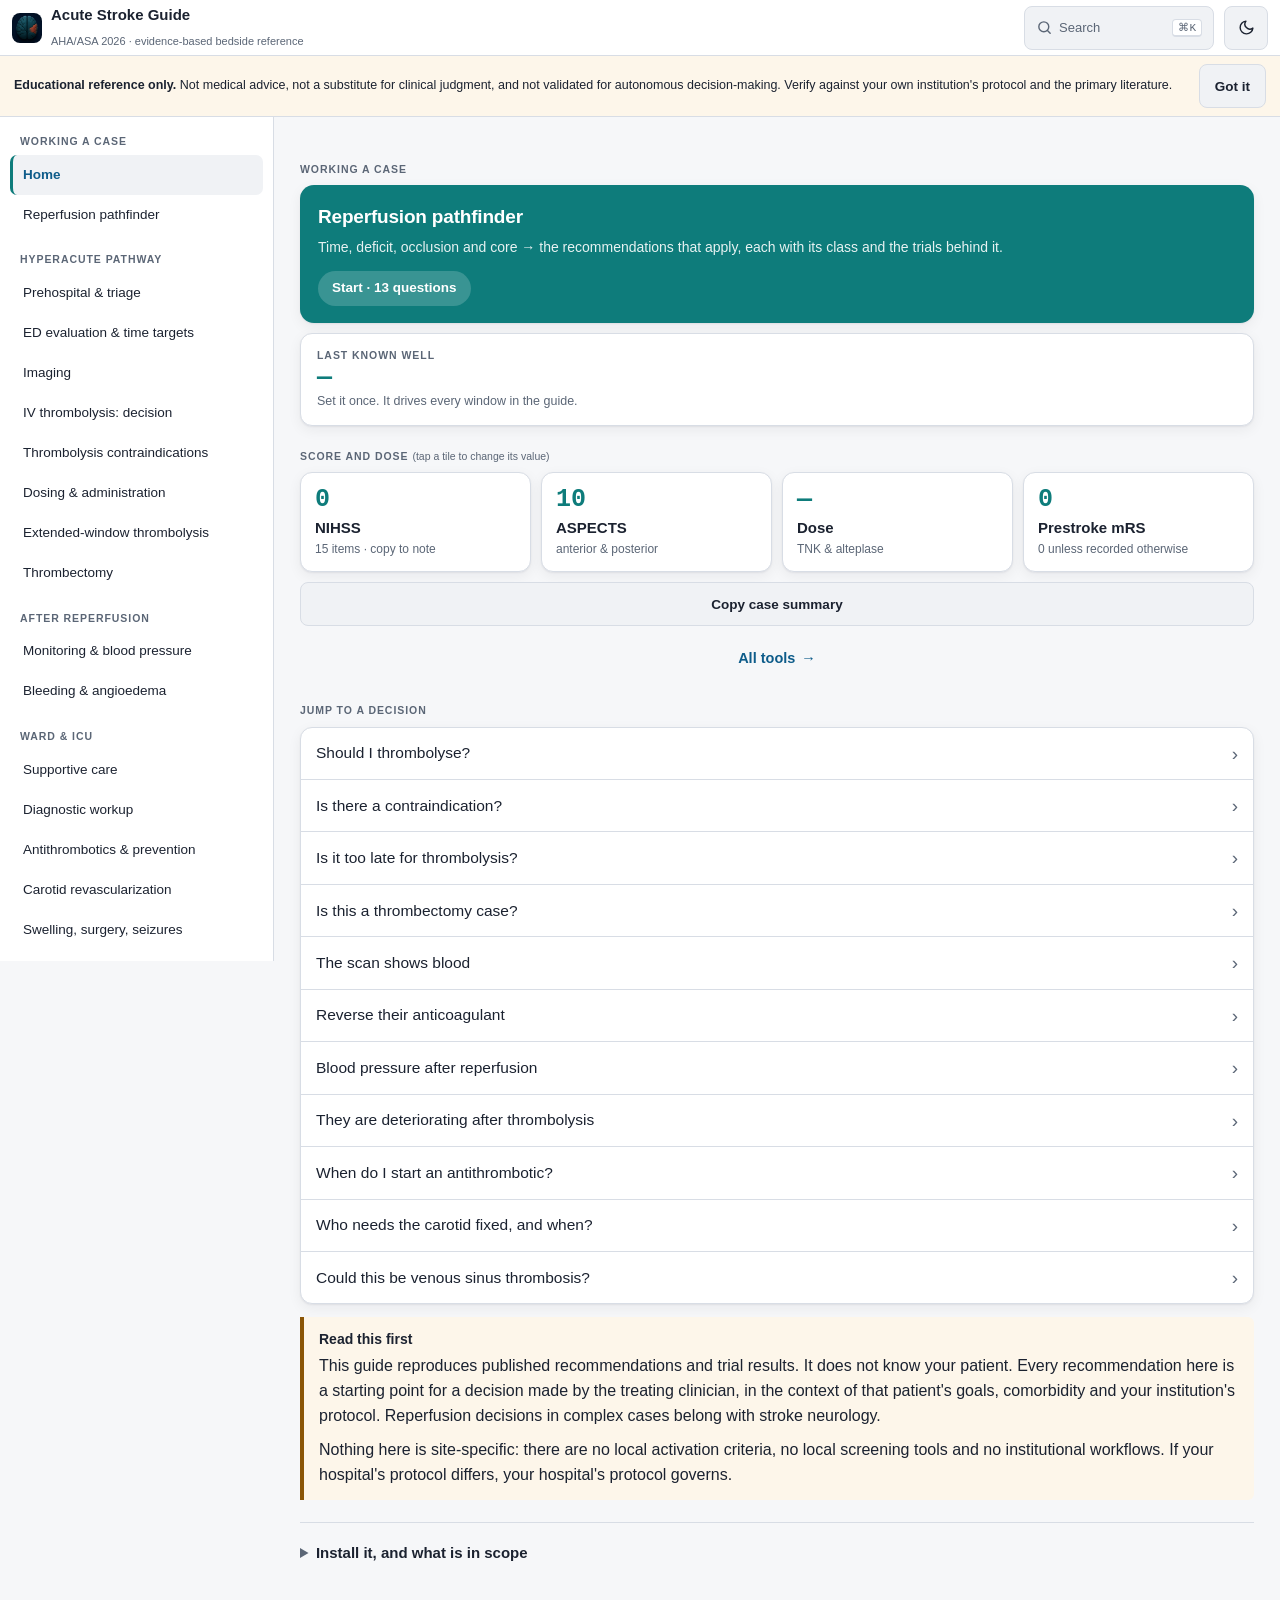
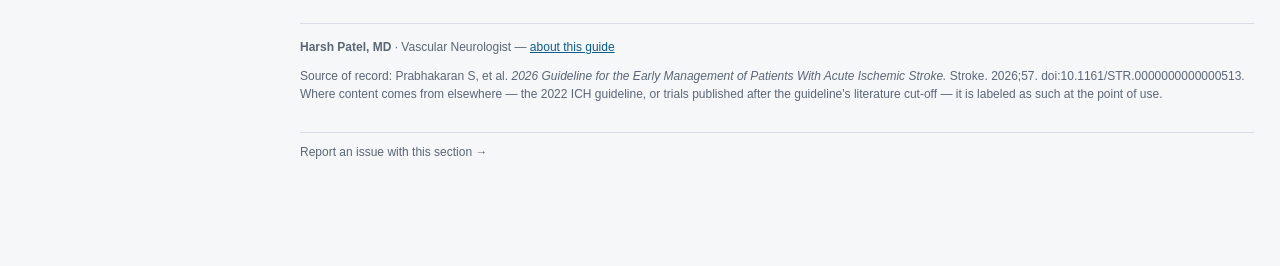
<file: index.html>
<!DOCTYPE html>
<html lang="en" data-theme="light" data-version="1.29.1">
<head>
<meta charset="UTF-8">
<meta name="viewport" content="width=device-width, initial-scale=1, viewport-fit=cover">
<meta name="author" content="Harsh Patel, MD — Vascular Neurologist">
<title>Acute Stroke Guide</title>
<meta name="description" content="Evidence-based bedside reference for acute ischemic stroke and intracerebral hemorrhage, built on the 2026 AHA/ASA guideline. Offline-capable, free, open source.">
<meta name="theme-color" content="#ffffff">
<meta name="color-scheme" content="light dark">
<script>
/* Resolve the theme before first paint. Without this the page paints white,
   then flips — which in a darkened reading room is a flash in the face.
   app.js re-applies the same value on load; this only front-runs it. */
(function () {
  try {
    var t = JSON.parse(localStorage.getItem('asg:theme'));
    if (t !== 'dark' && t !== 'light') {
      t = window.matchMedia && window.matchMedia('(prefers-color-scheme: dark)').matches ? 'dark' : 'light';
    }
    document.documentElement.setAttribute('data-theme', t);
    var m = document.querySelector('meta[name="theme-color"]');
    if (m) m.setAttribute('content', t === 'dark' ? '#161b23' : '#ffffff');
  } catch (e) {}
})();
</script>
<link rel="manifest" href="manifest.webmanifest">
<link rel="icon" href="icons/icon-32.png" sizes="32x32" type="image/png">
<link rel="icon" href="icons/icon-192.png" sizes="192x192" type="image/png">
<link rel="apple-touch-icon" href="icons/icon-180.png">
<meta name="apple-mobile-web-app-capable" content="yes">
<meta name="apple-mobile-web-app-title" content="Stroke Guide">
<meta name="mobile-web-app-capable" content="yes">
<link rel="stylesheet" href="assets/css/app.css">
</head>
<body>
<a class="skip" href="#main">Skip to content</a>

<header class="hdr">
  <a class="hdr__brand" href="#start">
    <img class="hdr__mark" src="icons/icon-192.png" alt="" width="30" height="30" decoding="async">
    <span>
      <span class="hdr__title">Acute Stroke Guide</span><br>
      <span class="hdr__sub">AHA/ASA 2026 · evidence-based bedside reference</span>
    </span>
  </a>
  <span class="hdr__spacer"></span>
  <button class="iconbtn searchtrigger" id="searchBtn" aria-label="Search the guide">
    <svg viewBox="0 0 24 24" aria-hidden="true"><circle cx="11" cy="11" r="7"/><path d="m20 20-3.5-3.5"/></svg>
    <span>Search</span><kbd>⌘K</kbd>
  </button>
  <button class="iconbtn" id="installBtn" hidden aria-label="Install app">
    <svg viewBox="0 0 24 24" aria-hidden="true"><path d="M12 3v12m0 0 4-4m-4 4-4-4M4 17v2a2 2 0 0 0 2 2h12a2 2 0 0 0 2-2v-2"/></svg>
    <span class="btn-label">Install</span>
  </button>
  <button class="iconbtn" id="themeBtn" aria-label="Switch theme">
    <svg viewBox="0 0 24 24" aria-hidden="true"><path d="M21 12.8A9 9 0 1 1 11.2 3a7 7 0 0 0 9.8 9.8z"/></svg>
  </button>
</header>

<div class="disclaimer-bar" id="disclaimerBar">
  <span><strong>Educational reference only.</strong> Not medical advice, not a substitute for clinical judgment, and not validated for autonomous decision-making. Verify against your own institution's protocol and the primary literature.</span>
  <button class="btn" id="ackBtn">Got it</button>
</div>

<div class="disclaimer-bar no-print" id="caseBar" hidden>
  <span>Restored case data from <strong id="caseAge">—</strong> ago — scores, clock and weight carried over.</span>
  <button class="btn" id="caseClear">New patient</button>
</div>

<div class="layout">
<nav class="sidebar" id="sidebar" aria-label="Sections">
  <h4>Working a case</h4>
  <a href="#start">Home</a>
  <a href="#pathfinder">Reperfusion pathfinder</a>

  <h4>Hyperacute pathway</h4>
  <a href="#prehospital">Prehospital &amp; triage</a>
  <a href="#ed">ED evaluation &amp; time targets</a>
  <a href="#imaging">Imaging</a>
  <a href="#thrombolysis">IV thrombolysis: decision</a>
  <a href="#contraindications">Thrombolysis contraindications</a>
  <a href="#dosing">Dosing &amp; administration</a>
  <a href="#extended">Extended-window thrombolysis</a>
  <a href="#evt">Thrombectomy</a>

  <h4>After reperfusion</h4>
  <a href="#post">Monitoring &amp; blood pressure</a>
  <a href="#complications-ivt">Bleeding &amp; angioedema</a>

  <h4>Ward &amp; ICU</h4>
  <a href="#supportive">Supportive care</a>
  <a href="#workup">Diagnostic workup</a>
  <a href="#antithrombotics">Antithrombotics &amp; prevention</a>
  <a href="#carotid">Carotid revascularization</a>
  <a href="#complications">Swelling, surgery, seizures</a>
  <a href="#dissection">Cervical artery dissection</a>
  <a href="#cvt">Cerebral venous thrombosis</a>

  <h4>Hemorrhagic stroke</h4>
  <a href="#ich">Intracerebral hemorrhage</a>
  <a href="#reversal">Anticoagulation reversal</a>

  <h4>Tools</h4>
  <a href="#nihss">NIHSS calculator</a>
  <a href="#aspects">ASPECTS &amp; PC-ASPECTS</a>
  <a href="#dosing">Dose calculator</a>
  <a href="#clock">Last known well clock</a>
  <a href="#ichscore">ICH score</a>
  <a href="#mrs">Modified Rankin Scale</a>

  <h4>Reference</h4>
  <a href="#trials">Trial library</a>
  <a href="#evidence">How to read COR/LOE</a>
  <a href="#about">About, license &amp; sources</a>
</nav>

<main class="main" id="main">

<!-- ==================================================================== START -->
<section class="section active" id="start" data-title="Home">
  <h1 class="sr-only">Acute Stroke Guide</h1>

  <h2 class="homehead">Working a case</h2>
  <a class="hero" href="#pathfinder">
    <span class="hero__t">Reperfusion pathfinder</span>
    <span class="hero__d">Time, deficit, occlusion and core → the recommendations that apply, each with its class and the trials behind it.</span>
    <span class="hero__go">Start<span id="pfCount"></span></span>
  </a>

  <a class="lkwcard" href="#clock">
    <span class="lkwcard__l">Last known well</span>
    <span class="lkwcard__v" id="tileClock">—</span>
    <span class="lkwcard__d">Set it once. It drives every window in the guide.</span>
  </a>

  <h2 class="homehead">Score and dose <span class="homehead__hint">(tap a tile to change its value)</span></h2>
  <div class="tiles">
    <a class="tile" href="#nihss"><span class="tile__v" id="tileNihss">0</span><span class="tile__t">NIHSS</span><span class="tile__s">15 items · copy to note</span></a>
    <a class="tile" href="#aspects"><span class="tile__v" id="tileAspects">10</span><span class="tile__t">ASPECTS</span><span class="tile__s">anterior &amp; posterior</span></a>
    <a class="tile" href="#dosing"><span class="tile__v" id="tileDose">—</span><span class="tile__t">Dose</span><span class="tile__s">TNK &amp; alteplase</span></a>
    <a class="tile" href="#mrs"><span class="tile__v" id="tileMrs">0</span><span class="tile__t">Prestroke mRS</span><span class="tile__s">0 unless recorded otherwise</span></a>
  </div>
  <div class="row no-print" style="margin-top:10px">
    <button class="btn" id="caseCopy">Copy case summary</button>
  </div>
  <a class="homemore" href="#tools">All tools <span aria-hidden="true">→</span></a>

  <h2 class="homehead">Jump to a decision</h2>
  <nav class="decisions" aria-label="Common decisions">
    <a href="#thrombolysis">Should I thrombolyse?</a>
    <a href="#contraindications">Is there a contraindication?</a>
    <a href="#extended">Is it too late for thrombolysis?</a>
    <a href="#evt">Is this a thrombectomy case?</a>
    <a href="#ich">The scan shows blood</a>
    <a href="#reversal">Reverse their anticoagulant</a>
    <a href="#post">Blood pressure after reperfusion</a>
    <a href="#complications-ivt">They are deteriorating after thrombolysis</a>
    <a href="#antithrombotics">When do I start an antithrombotic?</a>
    <a href="#carotid">Who needs the carotid fixed, and when?</a>
    <a href="#cvt">Could this be venous sinus thrombosis?</a>
  </nav>

  <div class="note note--warn">
    <div class="note__t">Read this first</div>
    <p>This guide reproduces published recommendations and trial results. It does not know your patient. Every recommendation here is a starting point for a decision made by the treating clinician, in the context of that patient's goals, comorbidity and your institution's protocol. Reperfusion decisions in complex cases belong with stroke neurology.</p>
    <p style="margin-bottom:0">Nothing here is site-specific: there are no local activation criteria, no local screening tools and no institutional workflows. If your hospital's protocol differs, your hospital's protocol governs.</p>
  </div>

  <details class="disclose">
    <summary>Install it, and what is in scope</summary>
    <p>This is a progressive web app. Once loaded it caches itself and works with no signal — a code cart, an ambulance bay and a rural CT scanner all count as offline.</p>
    <ul>
      <li><strong>iPhone / iPad:</strong> open in Safari → Share → <em>Add to Home Screen</em>.</li>
      <li><strong>Android:</strong> Chrome will offer <em>Install app</em>; or use the <em>Install</em> button in the header.</li>
      <li><strong>Desktop:</strong> Chrome/Edge show an install icon in the address bar.</li>
    </ul>
    <div class="tablewrap"><table>
      <thead><tr><th>Covered</th><th>Not covered</th></tr></thead>
      <tbody>
        <tr><td>Adult acute ischemic stroke: prehospital through early in-hospital care</td><td>Pediatric stroke beyond a pointer to the guideline's new section</td></tr>
        <tr><td>IV thrombolysis, thrombectomy, extended windows, post-reperfusion care</td><td>Rehabilitation and long-term secondary prevention</td></tr>
        <tr><td>Spontaneous intracerebral hemorrhage and anticoagulation reversal</td><td>Subarachnoid hemorrhage, aneurysm and AVM management</td></tr>
        <tr><td>Malignant edema, cerebellar infarction, seizures</td><td>Moyamoya, vasculitis and other rare arteriopathies</td></tr>
        <tr><td>Cervical dissection, cerebral venous thrombosis, carotid revascularization</td><td>Antithrombotic management around non-carotid surgery</td></tr>
      </tbody>
    </table></div>
    <p style="margin-bottom:0">The <a href="#trials">trial library</a> holds every trial cited here with its population, window, result and DOI, filterable in one box. Full sourcing and license in <a href="#about">About</a>.</p>
  </details>

  <div class="footer">
    <p><strong>Harsh Patel, MD</strong> · Vascular Neurologist — <a href="#about">about this guide</a></p>
    <p>Source of record: Prabhakaran S, et al. <em>2026 Guideline for the Early Management of Patients With Acute Ischemic Stroke.</em> Stroke. 2026;57. doi:10.1161/STR.0000000000000513. Where content comes from elsewhere — the 2022 ICH guideline, or trials published after the guideline's literature cut-off — it is labeled as such at the point of use.</p>
  </div>
</section>

<!-- =============================================================== PATHFINDER -->
<section class="section" id="pathfinder" data-title="Reperfusion pathfinder">
  <h1>Reperfusion pathfinder</h1>
  <p class="lede">Answer what you know. The tool returns the recommendations that apply, with their class of recommendation and the trials behind them. It restates the guideline — it does not weigh this patient's individual risk. Values already produced in the tools — the clock, NIHSS, ASPECTS, prestroke mRS — carry over by themselves.</p>
  <p class="src" style="margin-bottom:14px">Enter the core and Tmax &gt;6 s volumes straight off the automated perfusion output — the tool computes mismatch volume and ratio and tests them against each trial's own profile. Leave both blank if perfusion was not done. Full table: <a href="#imaging">perfusion thresholds</a>.</p>

  <div class="card">
    <p class="pfgroup">The clock</p>
    <div class="field">
      <label for="pfTime">Hours from last known well</label>
      <select id="pfTime" class="seg-src">
        <option value="">Select…</option>
        <option value="2">Within 4.5 h</option>
        <option value="5">4.5–6 h</option>
        <option value="15">6–24 h</option>
        <option value="30">More than 24 h</option>
      </select>
    </div>

    <p class="pfgroup">The scan</p>
    <div class="row">
      <div class="field">
        <label for="pfTerritory">Territory</label>
        <select id="pfTerritory" class="seg-src">
          <option value="">Select…</option>
          <option value="anterior" selected>Anterior</option>
          <option value="posterior">Posterior</option>
        </select>
      </div>
      <div class="field">
        <label for="pfIch">Hemorrhage on NCCT?</label>
        <select id="pfIch" class="seg-src">
          <option value="">Select…</option>
          <option value="no" selected>No</option>
          <option value="yes">Yes</option>
        </select>
      </div>
      <div class="field">
        <label for="pfAspects">ASPECTS <span class="field__h">anterior circulation</span></label>
        <select id="pfAspects" class="seg-src">
          <option value="">Select…</option>
          <option value="6-10" selected>6–10</option>
          <option value="3-5">3–5</option>
          <option value="0-2">0–2</option>
        </select>
      </div>
      <div class="field">
        <label for="pfPcAspects">PC-ASPECTS <span class="field__h">posterior circulation</span></label>
        <select id="pfPcAspects" class="seg-src">
          <option value="">Select…</option>
          <option value="ge7">7–10</option>
          <option value="6">6</option>
          <option value="lt6">Less than 6</option>
        </select>
      </div>
    </div>

    <p class="pfgroup">The deficit</p>
    <div class="row">
      <div class="field">
        <label for="pfNihss">NIHSS, if scored (optional)</label>
        <input type="number" id="pfNihss" min="0" max="42" step="1" placeholder="e.g. 14" inputmode="numeric">
      </div>
      <div class="field" id="pfDisablingField">
        <label for="pfDisabling">Deficit clearly disabling?</label>
        <select id="pfDisabling" class="seg-src">
          <option value="">Select…</option>
          <option value="yes">Yes — disabling</option>
          <option value="no">No — non-disabling</option>
        </select>
      </div>
    </div>

    <p class="pfgroup">The vessels &amp; perfusion</p>
    <div class="row">
      <div class="field">
        <label for="pfOccl">Occlusion on CTA/MRA</label>
        <select id="pfOccl">
          <option value="">Select…</option>
          <option value="noneg">No occlusion on CTA/MRA</option>
          <option value="none">Vascular imaging not done</option>
          <option value="lvo">ICA or M1</option>
          <option value="m2">Proximal M2 (dominant)</option>
          <option value="basilar">Basilar</option>
          <option value="nonlvo">Medium / distal vessel</option>
        </select>
      </div>
      <div class="field">
        <label for="pfFlair">DWI–FLAIR mismatch, if MRI done</label>
        <select id="pfFlair" class="seg-src">
          <option value="">MRI not done</option>
          <option value="yes">Mismatch present</option>
          <option value="no">No mismatch</option>
        </select>
      </div>
    </div>
    <div class="row">
      <div class="field">
        <label for="pfCore">Core volume, mL — rCBF &lt;30% or DWI</label>
        <input type="number" id="pfCore" min="0" step="1" placeholder="Blank if no perfusion" inputmode="decimal">
        <input type="range" class="volslider" id="pfCoreSlider" min="0" max="150" step="1" value="0" aria-label="Core volume slider">
      </div>
      <div class="field">
        <label for="pfTmax">Tmax &gt;6 s volume, mL</label>
        <input type="number" id="pfTmax" min="0" step="1" placeholder="Blank if no perfusion" inputmode="decimal">
        <input type="range" class="volslider" id="pfTmaxSlider" min="0" max="250" step="1" value="0" aria-label="Tmax volume slider">
      </div>
    </div>

    <p class="pfgroup">The patient</p>
    <div class="row">
      <div class="field">
        <label for="pfMrs">Prestroke mRS</label>
        <select id="pfMrs" class="seg-src">
          <option value="">Select…</option>
          <option value="0-1" selected>0–1</option>
          <option value="2">2</option>
          <option value="3-4">3–4</option>
          <option value="5">5</option>
        </select>
      </div>
      <div class="field">
        <label for="pfAge">Age</label>
        <select id="pfAge" class="seg-src">
          <option value="">Select…</option>
          <option value="u80">Under 80</option>
          <option value="80plus">80 or older</option>
        </select>
      </div>
    </div>
    <p class="src" id="pfPerfCalc" aria-live="polite" style="margin:0 0 10px"></p>
    <div class="row no-print" style="margin-bottom:0">
      <button class="btn" id="pfReset" style="flex:0 0 auto">Reset</button>
      <button class="btn" id="pfCopy" style="flex:0 0 auto">Copy result</button>
    </div>
  </div>

  <h2>Result</h2>
  <div id="pfOut" aria-live="polite"></div>
</section>

<!-- =============================================================== PREHOSPITAL -->
<section class="section" id="prehospital" data-title="Prehospital &amp; triage">
  <h1>Prehospital and triage</h1>
  <p class="lede">Recognition, prenotification and destination are the three levers.</p>

  <h2>Recognition and severity screening</h2>
  <div class="tablewrap"><table>
    <thead><tr><th>Recommendation</th><th>Class</th></tr></thead>
    <tbody>
      <tr><td>Dispatch use of a telephone stroke assessment tool for 9-1-1 callers — improves early identification, shortens on-scene time, prioritizes transport</td><td><span class="cor cor-2a">2a</span> <span class="loe">B-NR</span></td></tr>
      <tr><td>Prehospital personnel should use a brief stroke assessment tool, including one that screens for large vessel occlusion</td><td><span class="cor cor-1">1</span> <span class="loe">A</span></td></tr>
      <tr><td>EMS should prenotify the receiving hospital — reduces in-hospital evaluation times, increases thrombolytic use, decreases mortality</td><td><span class="cor cor-1">1</span> <span class="loe">B-NR</span></td></tr>
      <tr><td>Ambulance-initiated remote ischemic conditioning with a BP cuff</td><td><span class="cor cor-3n">3: No Benefit</span> <span class="loe">B-R</span></td></tr>
    </tbody>
  </table></div>

  <h3>Validated prehospital scales</h3>
  <p>No prehospital scale is diagnostic. They stratify probability so that transport and prenotification decisions can be made before imaging exists.</p>
  <div class="tablewrap"><table>
    <thead><tr><th>Scale</th><th>What it detects</th><th>Performance</th></tr></thead>
    <tbody>
      <tr><td><strong>CPSS</strong> (Cincinnati)</td><td>Any stroke — facial droop, arm drift, speech</td><td>Sensitivity 0.89, specificity 0.69 in the best-quality study (2019 Cochrane review)</td></tr>
      <tr><td><strong>LAPSS</strong> (Los Angeles)</td><td>Any stroke, with exclusion screen</td><td>Mean sensitivity 0.83, specificity 0.93</td></tr>
      <tr><td><strong>RACE, G-FAST, CG-FAST, LAMS, PASS, C-STAT, FAST-PLUS</strong></td><td>Anterior large vessel occlusion</td><td>AUC 0.72–0.83 across all eight scales compared in PRESTO — these seven plus CPSS (n=1039, 12% had anterior LVO). Sensitivity 38–62%, specificity 78–88% in a second Dutch cohort</td></tr>
    </tbody>
  </table></div>
  <p class="src">The guideline names these scales as a class rather than endorsing one. RACE &gt;4 is the threshold used in the guideline's direct-to-angiography recommendation.</p>

  <h2>Where to take the patient</h2>
  <div class="note">
    <div class="note__t">The 2026 change</div>
    <p style="margin-bottom:0">Earlier guidance was "nearest thrombolytic-capable facility". The 2026 guideline now endorses considering the local system's characteristics and, <strong>in the absence of well-functioning systems with rapid interhospital transfer</strong>, direct transport to the nearest EVT-capable hospital. Where rapid transfer works well, drip-and-ship remains the answer: in RACECAT (non-urban Catalonia, n=1401) bypassing the local stroke center for a distant thrombectomy center did not improve 90-day outcome, and fewer patients received thrombolysis (47.5% vs 60.4%). RACECAT does not answer the question for regions without an efficient local system.</p>
  </div>
  <div class="tablewrap"><table>
    <thead><tr><th>Recommendation</th><th>Class</th></tr></thead>
    <tbody>
      <tr><td>Transport to the closest appropriate stroke-capable facility rather than a non-stroke hospital</td><td><span class="cor cor-1">1</span> <span class="loe">B-NR</span></td></tr>
      <tr><td>Suspected LVO: direct transport to a thrombectomy-capable center can be beneficial</td><td><span class="cor cor-2a">2a</span> <span class="loe">B-NR</span></td></tr>
      <tr><td>No well-coordinated system or proficient local thrombolysis/transfer: direct transport of suspected LVO to the closest thrombectomy center may be reasonable, if it will not disqualify the patient from IVT</td><td><span class="cor cor-2b">2b</span> <span class="loe">B-NR</span></td></tr>
      <tr><td>Well-coordinated system with proficient local hospitals: bypassing to a distant (e.g. 45–60 min) thrombectomy center does not improve 3-month outcome (RACECAT)</td><td><span class="cor cor-3n">3: No Benefit</span> <span class="loe">B-R</span></td></tr>
      <tr><td>Hospitals and EMS should agree protocols that prioritize interhospital transfer to cut door-in-door-out time</td><td><span class="cor cor-1">1</span> <span class="loe">B-NR</span></td></tr>
    </tbody>
  </table></div>

  <h2>Mobile stroke units</h2>
  <p>MSUs are now recommended where available: multiple randomized studies, including B_PROUD and BEST-MSU, show faster thrombolysis and better functional outcomes than conventional EMS for eligible patients. This is a new recommendation in the 2026 guideline.</p>

  <h2>Do not start treatment in the ambulance</h2>
  <p>Three prehospital interventions have been tested and rejected. The first carries <span class="cor cor-3h">COR 3: Harm</span> at <span class="loe">A</span> — the strongest evidence the committee assigns, against a drug still carried on many ambulances.</p>
  <div class="tablewrap"><table>
    <thead><tr><th>Intervention</th><th>Class</th></tr></thead>
    <tbody>
      <tr><td><strong>Transdermal glyceryl trinitrate</strong> (nitroglycerin) started prehospital — does not improve functional outcome and is <strong>potentially harmful</strong> (RIGHT-2)</td><td><span class="cor cor-3h">3: Harm</span> <span class="loe">A</span></td></tr>
      <tr><td><strong>Intensive BP control in the field</strong> to a systolic target of 130–140 (INTERACT4)</td><td><span class="cor cor-3n">3: No Benefit</span> <span class="loe">B-R</span></td></tr>
      <tr><td><strong>Remote ischemic conditioning</strong> by arm cuff inflation en route</td><td><span class="cor cor-3n">3: No Benefit</span> <span class="loe">B-R</span></td></tr>
    </tbody>
  </table></div>
  <div class="note">
    <div class="note__t">INTERACT4 — why the field BP target is a recommendation against</div>
    <p style="margin-bottom:0">INTERACT4 (NEJM 2024, n=2404, China) gave IV urapidil in the ambulance to suspected stroke with a motor deficit and SBP ≥150 within 2 h of onset, targeting SBP 130–140, before anyone knew whether the stroke was ischemic or hemorrhagic. Overall: no difference in 90-day mRS (common OR 1.00, 95% CI 0.87–1.15). By stroke type it split: <strong>worse outcomes in ischemic stroke</strong> (OR 1.30, 1.06–1.60) and better outcomes in hemorrhage (OR 0.75, 0.60–0.92). Those are subgroup findings, but they explain the rule: without a scan, you cannot know which patient you are treating.</p>
  </div>
  <p class="src">The ambulance's job is recognition, prenotification and destination. Section 2.3, 2026 AHA/ASA AIS guideline.</p>

  <p class="src">Section 2 (Stroke Systems of Care and Prehospital Management), 2026 AHA/ASA AIS guideline.</p>
</section>

<!-- ======================================================================= ED -->
<section class="section" id="ed" data-title="ED evaluation &amp; time targets">
  <h1>Emergency department evaluation</h1>
  <p class="lede">Speed is the treatment effect. Everything that does not change the next decision can wait.</p>

  <h2>Time targets</h2>
  <div class="tablewrap"><table>
    <thead><tr><th>Step</th><th>Target</th><th>Basis</th></tr></thead>
    <tbody>
      <tr><td>Door to brain imaging</td><td>Within 25 minutes</td><td><span class="cor cor-1">COR 1</span> B-NR — protocols built on process improvement so imaging happens as rapidly as possible</td></tr>
      <tr><td>Door to needle</td><td>As fast as safely possible</td><td><span class="cor cor-1">COR 1</span> A — faster treatment improves functional outcome, regardless of NIHSS, in patients with disabling deficits</td></tr>
      <tr><td>Serum creatinine before CTA/CTP</td><td>Do not wait for it</td><td><span class="cor cor-1">COR 1</span> B-NR — vascular imaging should not be delayed to obtain creatinine</td></tr>
      <tr><td>Coagulation studies before IVT</td><td>Do not wait, if no reason to suspect an abnormality</td><td><span class="cor cor-2a">COR 2a</span> B-NR — stop treatment if results later prove abnormal</td></tr>
      <tr><td>Door-in-door-out, when transferring for EVT</td><td>≤120 minutes</td><td>The target the guideline cites; in a US registry only 27% of transfers achieved it. EMS prenotification shortens it</td></tr>
    </tbody>
  </table></div>

  <h2>The one test that must precede thrombolysis</h2>
  <div class="note note--warn">
    <div class="note__t">Blood glucose <span class="cor cor-1">COR 1</span> <span class="loe">B-NR</span></div>
    <p>Determine glucose before initiating IVT: severe hypoglycemia (typically &lt;50 mg/dL) and severe hyperglycemia (&gt;400 mg/dL) both mimic stroke. Correct it, then reassess.</p>
    <p style="margin-bottom:0">If disabling deficits persist <em>after</em> correction to normoglycemia, give thrombolysis <span class="cor cor-1">COR 1</span> — abnormal glucose is not a reason to withhold treatment once corrected.</p>
  </div>

  <h2>Tests that must not delay treatment</h2>
  <div class="tablewrap"><table>
    <thead><tr><th>Test</th><th>Guidance</th><th>Class</th></tr></thead>
    <tbody>
      <tr><td>Baseline <strong>ECG</strong></td><td>Recommended, but <strong>should not delay</strong> IVT or EVT</td><td><span class="cor cor-1">1</span> <span class="loe">C-LD</span></td></tr>
      <tr><td>Baseline <strong>troponin</strong></td><td>Recommended, but <strong>should not delay</strong> IVT or EVT</td><td><span class="cor cor-1">1</span> <span class="loe">B-NR</span></td></tr>
      <tr><td><strong>Coagulation studies</strong></td><td>Reasonable not to delay IVT waiting for hematology or coagulation results if there is no reason to suspect an abnormality</td><td><span class="cor cor-2a">2a</span> <span class="loe">B-NR</span></td></tr>
      <tr><td><strong>MRI for microbleeds</strong></td><td>Give IVT without first obtaining MRI to exclude cerebral microbleeds</td><td><span class="cor cor-1">1</span> <span class="loe">B-NR</span></td></tr>
      <tr><td><strong>CTA / CTP / MRI</strong> within 4.5 h</td><td>Initiate IVT as quickly as possible, avoiding delays from additional multimodal imaging</td><td><span class="cor cor-1">1</span> <span class="loe">B-NR</span></td></tr>
    </tbody>
  </table></div>
  <p class="src">Glucose is the one exception — it is the single test that must precede the bolus. Sections 3 and 4.6, 2026 AHA/ASA AIS guideline.</p>

  <h2>Severity measurement</h2>
  <p>A stroke severity scale — preferably the NIHSS — is recommended at baseline and after reperfusion therapy <span class="cor cor-1">COR 1</span> <span class="loe">B-NR</span>. Baseline NIHSS is among the strongest predictors of 30- and 90-day mortality and independence; the 24-hour NIHSS, adjusted for baseline, is the best single predictor of 90-day function. <a href="#nihss">Open the NIHSS calculator →</a></p>
  <p>Known limitations the guideline itself flags: the NIHSS undersamples posterior circulation deficits, carries a left-hemisphere bias, and has only modest interrater reliability. A low NIHSS does not mean a non-disabling stroke.</p>

  <h2>Consent and shared decision-making</h2>
  <p>Discuss risks and benefits with the patient or their representative when feasible <span class="cor cor-1">COR 1</span> <span class="loe">C-EO</span>. When a patient cannot consent (aphasia, confusion) and no representative is immediately available, the guideline states plainly that it is justified to proceed with thrombolysis in an otherwise eligible adult with disabling deficits.</p>

  <h2>Be ready for the complications before you push the drug</h2>
  <p>Health care professionals should be prepared to treat bleeding complications and angioedema, which can cause partial airway obstruction <span class="cor cor-1">COR 1</span> <span class="loe">B-NR</span>. <a href="#complications-ivt">Management protocols →</a></p>

  <p class="src">Sections 2.7, 3.1, 3.2, 4.6.1 of the 2026 AHA/ASA AIS guideline.</p>
</section>

<!-- ================================================================== IMAGING -->
<section class="section" id="imaging" data-title="Imaging">
  <h1>Imaging</h1>
  <p class="lede">One question at a time: is there blood, is there a target, and is there tissue worth saving.</p>

  <h2>Core recommendations</h2>
  <div class="tablewrap"><table>
    <thead><tr><th>Situation</th><th>Imaging</th><th>Class</th></tr></thead>
    <tbody>
      <tr><td>All suspected AIS on arrival</td><td>Emergent NCCT or MRI — assess ischemic burden (ASPECTS) and exclude hemorrhage</td><td><span class="cor cor-1">1</span> <span class="loe">A</span></td></tr>
      <tr><td>Deciding on IVT within 4.5 h</td><td>NCCT alone is sufficient. Do not delay for CTA/MRA or perfusion</td><td><span class="cor cor-1">1</span> <span class="loe">B-NR</span></td></tr>
      <tr><td>Suspected LVO within 24 h</td><td>CT/CTA or MRI/MRA of cervical <em>and</em> intracranial vessels, as rapidly as possible</td><td><span class="cor cor-1">1</span> <span class="loe">A</span></td></tr>
      <tr><td>Suspected LVO 6–24 h</td><td>Adjunctive CTP, DWI–FLAIR, or MR DWI-PWI with automated post-processing, if immediately available</td><td><span class="cor cor-2a">2a</span> <span class="loe">A</span></td></tr>
      <tr><td>Unknown onset / wake-up, &gt;4.5 h from LKW but otherwise eligible</td><td>DWI–FLAIR mismatch selection</td><td><span class="cor cor-2a">2a</span> <span class="loe">B-R</span></td></tr>
      <tr><td>Unknown onset / wake-up, 4.5–24 h from LKW</td><td>CTP or MR DWI-PWI with automated post-processing</td><td><span class="cor cor-2a">2a</span> <span class="loe">B-R</span></td></tr>
      <tr><td>Any patient needing CTA/CTP</td><td>Do not delay to obtain serum creatinine</td><td><span class="cor cor-1">1</span> <span class="loe">B-NR</span></td></tr>
    </tbody>
  </table></div>

  <div class="note">
    <div class="note__t">Direct to angiography suite (DTAS)</div>
    <p>For prehospital-suspected LVO on a validated severity scale (e.g. RACE &gt;4) who are EVT-eligible, bypassing conventional imaging for flat-panel head CT in the angio suite <em>may be considered</em> <span class="cor cor-2b">COR 2b</span> <span class="loe">B-R</span>.</p>
    <p style="margin-bottom:0">For transferred patients with an established LVO who are EVT-eligible, DTAS without repeat brain imaging may be considered — unless there has been clinical change or transfer delay <span class="cor cor-2b">COR 2b</span> <span class="loe">B-NR</span>.</p>
  </div>
  <div class="note note--warn">
    <div class="note__t">DIRECT ANGIO — a harm signal against the first scenario <span class="pill">post-guideline</span></div>
    <p style="margin-bottom:0">DIRECT ANGIO (Lancet Neurol 2026, France) randomized patients presenting within 5 h with severe deficits suggestive of LVO to direct angio-suite transfer or conventional imaging first. It was stopped early for safety: sICH <strong>15% (5/34) vs 0% (0/42)</strong> (adjusted OR 11.0, 95% CI 1.28–1406), with no sign of benefit (mRS 0–2 36% vs 42%). Small and truncated, so imprecise — but it is the reason to be cautious before bypassing CT on clinical suspicion alone.</p>
  </div>

  <h2>ASPECTS</h2>
  <p>The Alberta Stroke Program Early CT Score subtracts one point for each of ten MCA-territory regions showing early ischemic change. It is the pivotal imaging variable in the thrombectomy recommendations. <a href="#aspects">Open the interactive scorer →</a></p>

  <div class="note note--warn">
    <div class="note__t">"Core" is a prediction, not a fact</div>
    <p style="margin-bottom:0">The guideline is explicit about this. Reduced NCCT density, DWI abnormality and low CBF estimates are <em>predictors</em> of infarction, not synonyms for irreversible tissue loss. The large-core thrombectomy trials exist precisely because the old equation was wrong. Treat the number as an estimate with an error bar.</p>
  </div>

  <div class="note note--danger">
    <div class="note__t">Severe hypodensity threshold — SELECT2 exploratory analysis</div>
    <p style="margin-bottom:0">A volume ≥26 mL of severe CT hypodensity (defined as ≤26 Hounsfield units, the lower 99% CI of contralateral thalamic grey matter) identified patients who derived <strong>no</strong> functional benefit from thrombectomy and had increased cerebral edema and hemicraniectomy rates. Exploratory, not a recommendation — but worth measuring before committing a very large core to the angio suite.</p>
  </div>

  <h2>Perfusion thresholds you will be asked about</h2>
  <div class="tablewrap"><table>
    <thead><tr><th>Term</th><th>Definition as used in the trials</th></tr></thead>
    <tbody>
      <tr><td>Ischemic core</td><td>Relative cerebral blood flow &lt;30% of normal tissue on CTP, or the DWI lesion volume</td></tr>
      <tr><td>Critically hypoperfused tissue (penumbra)</td><td>Tmax &gt;6 s on CTP or PWI</td></tr>
      <tr><td>Mismatch volume</td><td>Hypoperfused volume minus core volume</td></tr>
      <tr><td>Mismatch ratio</td><td>Hypoperfused volume ÷ core volume</td></tr>
      <tr><td>Target mismatch profile — <strong>DEFUSE 3</strong></td><td>Ratio ≥1.8, mismatch ≥15 mL, core &lt;70 mL</td></tr>
      <tr><td>Target mismatch profile — <strong>TIMELESS, TRACE-III</strong></td><td>Ratio &gt;1.8, mismatch &gt;15 mL, core &lt;70 mL</td></tr>
      <tr><td>EXTEND / HOPE / OPTION profile</td><td>Ratio ≥1.2, mismatch ≥10 mL, core &lt;70 mL (EXTEND, HOPE) or &lt;50 mL (OPTION)</td></tr>
      <tr><td>DWI–FLAIR mismatch (WAKE-UP)</td><td>DWI lesion present with no marked corresponding FLAIR signal change; DWI lesion &lt;⅓ MCA territory. Signal intensity ratio &lt;1.2 was recommended for randomization</td></tr>
    </tbody>
  </table></div>
  <p class="src">Table 3 and section 3.2, 2026 AHA/ASA AIS guideline.</p>
</section>

<!-- ============================================================= THROMBOLYSIS -->
<section class="section" id="thrombolysis" data-title="IV thrombolysis: decision">
  <h1>IV thrombolysis: making the decision</h1>
  <p class="lede">Within 4.5 hours the question is not "how high is the NIHSS" but "is this deficit disabling for this person".</p>

  <div class="note note--ok">
    <div class="note__t">The headline <span class="cor cor-1">COR 1</span></div>
    <p style="margin-bottom:0">In adults with disabling deficits <strong>regardless of NIHSS score</strong> who are eligible within 4.5 hours, treat as fast as possible with <strong>tenecteplase 0.25 mg/kg or alteplase 0.9 mg/kg</strong>. NCCT alone is sufficient. Do not delay for CTA, CTP or MRI.</p>
  </div>

  <h2>Is the deficit clearly disabling?</h2>
  <p>The operating question, from Table 4 of the guideline: <em>among patients with NIHSS 0–5, if the observed deficits persist, would they still be able to do basic activities of daily living and/or return to work?</em> Basic ADLs are <strong>B</strong>athing/dressing, <strong>A</strong>mbulating, <strong>T</strong>oileting, <strong>H</strong>ygiene and <strong>E</strong>ating — the BATHE mnemonic. Assess the ability to ambulate and to swallow independently. Make the determination with the patient and family.</p>

  <div class="grid">
    <div class="card" style="border-color:var(--green)">
      <h3 style="margin-top:0;color:var(--green)">Typically clearly disabling</h3>
      <ul style="margin-bottom:0">
        <li>Complete hemianopsia (NIHSS vision ≥2)</li>
        <li>Severe aphasia (NIHSS best language ≥2)</li>
        <li>Severe hemi-attention or extinction to more than one modality (NIHSS extinction ≥2)</li>
        <li>Any weakness limiting sustained effort against gravity (NIHSS motor ≥2)</li>
      </ul>
    </div>
    <div class="card" style="border-color:var(--amber)">
      <h3 style="margin-top:0;color:var(--amber)">May not be clearly disabling</h3>
      <ul style="margin-bottom:0">
        <li>Isolated mild aphasia, still communicating meaningfully</li>
        <li>Isolated facial droop</li>
        <li>Mild cortical hand weakness, especially nondominant (NIHSS motor 0)</li>
        <li>Hemisensory loss alone</li>
        <li>Mild hemimotor or hemisensorimotor loss</li>
        <li>Mild hemiataxia, still ambulatory</li>
      </ul>
    </div>
  </div>
  <p class="src">Table 4, adapted from the PRISMS trial operational definition. The guideline stresses that a deficit disabling for one person may not be for another — lower-limb weakness preventing walking scores only 2 on the NIHSS and is unambiguously disabling.</p>

  <div class="note note--danger">
    <div class="note__t">Non-disabling deficits <span class="cor cor-3n">COR 3: No Benefit</span> <span class="loe">B-R</span></div>
    <p style="margin-bottom:0">In eligible adults presenting within 4.5 h with mild <em>non-disabling</em> deficits (an isolated sensory syndrome, in many cases), IVT is not recommended: it has not shown superiority over dual antiplatelet therapy. ARAMIS (JAMA 2023, n=760, China) found DAPT noninferior to alteplase in minor non-disabling stroke (NIHSS ≤5) — excellent outcome 93.8% vs 91.4% — with <em>more</em> early neurological deterioration and bleeding in the alteplase arm (sICH 0.9% vs 0.3%). Two 2024 meta-analyses agreed, with lower sICH under DAPT. <a href="#antithrombotics">DAPT regimen →</a></p>
  </div>

  <div class="note note--warn">
    <div class="note__t">A visible occlusion does not change that — TEMPO-2</div>
    <p style="margin-bottom:0">It is tempting to treat a mild deficit once CTA shows an occlusion. TEMPO-2 (Lancet 2024, n=886, 48 sites) randomized NIHSS 0–5 with an intracranial occlusion or focal perfusion deficit, within 12 h, to tenecteplase 0.25 mg/kg or non-thrombolytic care (mostly DAPT). Return to baseline at 90 days: <strong>72% vs 75%</strong> — no benefit despite more recanalization — with more deaths (5% vs 1%) and more sICH on tenecteplase. The neutral effect held whether or not the deficit counted as disabling. Do not let the angiogram override the bedside disability judgment in mild stroke.</p>
  </div>

  <h2>Choice of agent</h2>
  <p>Either alteplase or tenecteplase is endorsed within the 4.5-hour window. Tenecteplase's single 5-second bolus, versus a 1-hour infusion, simplifies administration, reduces dosing errors and shortens door-to-needle and door-in-door-out times.</p>
  <div class="note note--danger">
    <div class="note__t">Dose matters</div>
    <p style="margin-bottom:0">Tenecteplase <strong>0.4 mg/kg is the wrong dose</strong> in stroke. NOR-TEST 2 was terminated early for worse safety and functional outcomes at 0.4 mg/kg, and an earlier dose-escalation study showed increased sICH. Use 0.25 mg/kg.</p>
  </div>

  <h2>Things that are not reasons to withhold or delay</h2>
  <div class="tablewrap"><table>
    <thead><tr><th>Scenario</th><th>Guidance</th><th>Class</th></tr></thead>
    <tbody>
      <tr><td>Early ischemic change of mild to moderate extent on NCCT (short of frank hypodensity attributable to the presentation)</td><td>Treat</td><td><span class="cor cor-1">1</span> <span class="loe">A</span></td></tr>
      <tr><td>Patient on single or dual antiplatelet therapy</td><td>Treat. Absolute sICH increase is 0.9% (SAPT) and 1.2% (DAPT), against roughly 8% absolute benefit</td><td><span class="cor cor-1">1</span> <span class="loe">B-NR</span></td></tr>
      <tr><td>Awaiting hematology or coagulation results, with no reason to suspect abnormality</td><td>Do not wait; stop if results return abnormal</td><td><span class="cor cor-2a">2a</span> <span class="loe">B-NR</span></td></tr>
      <tr><td>Unknown cerebral microbleed burden</td><td>Do not obtain MRI first</td><td><span class="cor cor-1">1</span> <span class="loe">B-NR</span></td></tr>
      <tr><td>1–10 microbleeds known on prior MRI</td><td>Treatment is reasonable</td><td><span class="cor cor-2a">2a</span> <span class="loe">B-NR</span></td></tr>
      <tr><td>&gt;10 microbleeds known on prior MRI</td><td>Usefulness uncertain; may increase sICH risk</td><td><span class="cor cor-2b">2b</span> <span class="loe">B-NR</span></td></tr>
      <tr><td>Diagnostic uncertainty — possible stroke mimic</td><td>Risk of hemorrhagic transformation after IVT in mimics such as conversion disorder, complicated migraine or seizure is about 0.5%. Unless there is an absolute contraindication, benefit likely outweighs risk</td><td>Table 8</td></tr>
      <tr><td>Sickle cell disease</td><td>IVT can be beneficial without increased sICH or systemic hemorrhage</td><td><span class="cor cor-2a">2a</span> <span class="loe">B-NR</span></td></tr>
    </tbody>
  </table></div>

  <h2>Adjuncts that do not work</h2>
  <ul>
    <li><strong>Argatroban</strong> with IVT — not effective for long-term functional outcome <span class="cor cor-3n">COR 3: No Benefit</span> <span class="loe">A</span></li>
    <li><strong>Eptifibatide</strong> with IVT within 3 h — not recommended <span class="cor cor-3n">COR 3: No Benefit</span> <span class="loe">B-R</span>. Both this row and the argatroban row rest on MOST (NEJM 2024, n=514, US StrokeNet), stopped for futility: neither drug beat placebo after IVT, and mortality was higher with both</li>
    <li><strong>Abciximab</strong> — increased bleeding <span class="cor cor-3h">COR 3: Harm</span> <span class="loe">B-R</span></li>
    <li><strong>IV aspirin</strong> concurrently or within 90 min of starting IVT <span class="cor cor-3h">COR 3: Harm</span> <span class="loe">B-R</span></li>
    <li><strong>Aspirin as a substitute</strong> for IVT or thrombectomy in an eligible patient <span class="cor cor-3h">COR 3: Harm</span> <span class="loe">B-R</span></li>
    <li><strong>Sonothrombolysis</strong> — no benefit in NOR-SASS or CLOTBUST-ER</li>
  </ul>

  <div class="note">
    <div class="note__t">Antiplatelet adjuncts to IVT — three positive trials, no class yet <span class="pill">post-guideline</span></div>
    <p><strong>TAPIS</strong> (Lancet 2026, n=1382, China): IVT-treated patients with NIHSS 4–10 received oral ticagrelor 180 mg plus aspirin 100 mg within 6 h of onset — before, during or after the bolus — then ticagrelor 90 mg twice daily with aspirin to day 7. mRS 0–1 at 90 days <strong>68.7% vs 62.0%</strong> (RR 1.11, 95% CI 1.03–1.20). sICH 0.9% vs 0.7%, with confidence intervals too wide to exclude a small increase.</p>
    <p><strong>INSTANT</strong> (JAMA 2026, n=359, China): IV tirofiban started 4–24 h after tenecteplase in patients with no large or medium vessel occlusion and no cardioembolic source who had not improved, fluctuated or deteriorated. mRS 0–1 <strong>63.8% vs 52.2%</strong> (RR 1.22, 95% CI 1.02–1.46). sICH 0.9% vs 0%.</p>
    <p><strong>ASSET-IT</strong> (NEJM 2025;393:1191, n=832, China, double-blind): IV tirofiban for 24 h, started within 60 min of the end of IVT, in non-cardioembolic stroke within 4.5 h not going to thrombectomy. mRS 0–1 <strong>65.9% vs 54.9%</strong> (RR 1.20, 95% CI 1.07–1.34). sICH 1.7% vs 0% (7 events vs none); death 4.1% vs 3.8%. Read it beside MOST, where eptifibatide — another glycoprotein IIb/IIIa inhibitor — failed in a US population.</p>
    <p style="margin-bottom:0">All three cut against the usual 24-hour antithrombotic pause after IVT (<a href="#antithrombotics">COR 2b</a>), and all three come from single-country trials. None changes a recommendation yet. Oral DAPT is not IV aspirin, which remains <span class="cor cor-3h">COR 3: Harm</span> within 90 min of IVT.</p>
  </div>

  <h2>Other fibrinolytic agents</h2>
  <div class="tablewrap"><table>
    <thead><tr><th>Agent</th><th>Recommendation</th><th>Class</th></tr></thead>
    <tbody>
      <tr><td><strong>Reteplase</strong></td><td>Within 4.5 h and <em>not</em> undergoing EVT, may be considered instead of alteplase to increase the odds of an excellent 90-day outcome</td><td><span class="cor cor-2b">2b</span> <span class="loe">B-R</span></td></tr>
      <tr><td><strong>Mutant prourokinase</strong></td><td>Within 4.5 h and not undergoing EVT, may be considered instead of alteplase — lower odds of bleeding, noninferior for excellent outcome</td><td><span class="cor cor-2b">2b</span> <span class="loe">B-R</span></td></tr>
      <tr><td>Mutant prourokinase <em>plus</em> low-dose alteplase</td><td>Not recommended</td><td><span class="cor cor-3n">3: No Benefit</span> <span class="loe">B-R</span></td></tr>
      <tr><td><strong>Desmoteplase</strong>, 3–9 h</td><td>Not recommended for improving functional independence at 90 days</td><td><span class="cor cor-3n">3: No Benefit</span> <span class="loe">A</span></td></tr>
      <tr><td><strong>Sonothrombolysis</strong> as an adjunct</td><td>No clinical benefit (NOR-SASS, CLOTBUST-ER)</td><td><span class="cor cor-3n">3: No Benefit</span> <span class="loe">A</span></td></tr>
      <tr><td><strong>Streptokinase</strong>, within 6 h</td><td><strong>Should not be administered</strong> — no improvement in functional outcome and increased mortality</td><td><span class="cor cor-3h">3: Harm</span> <span class="loe">A</span></td></tr>
      <tr><td><strong>Urokinase</strong>, within 6 h</td><td>Not beneficial for decreasing death or dependency</td><td><span class="cor cor-3n">3: No Benefit</span> <span class="loe">B-R</span></td></tr>
    </tbody>
  </table></div>
  <p class="src">Alteplase and tenecteplase remain the Class 1 options within 4.5 h. Reteplase and mutant prourokinase carry weak recommendations and are not widely available for stroke.</p>

  <h2>Central retinal artery occlusion</h2>
  <p>In adults with acute nonarteritic CRAO causing disabling visual loss who are otherwise eligible, the usefulness of IVT within 4.5 h is <em>uncertain</em> <span class="cor cor-2b">COR 2b</span> <span class="loe">C-LD</span>. Two of the three European trials meant to settle this have now reported, and neither showed benefit <span class="pill">post-guideline</span>: <strong>THEIA</strong> (Lancet Neurol 2025, alteplase vs aspirin, n=70) was underpowered — visual improvement 66% vs 48%, not significant — with no symptomatic hemorrhage; <strong>TenCRAOS</strong> (NEJM 2026, tenecteplase vs aspirin, n=78) found vision recovery in 20% vs 24%, with more adverse events and one fatal intracranial hemorrhage on tenecteplase. REVISION (alteplase vs placebo) has not yet published, and an individual-patient meta-analysis of the trials is planned. If IVT is offered, do it within a shared decision-making frame referencing the patient's baseline visual function — and say plainly that the completed trials were negative.</p>

  <p class="src">Sections 4.6.1, 4.6.2, 4.6.5 and Tables 4 and 8, 2026 AHA/ASA AIS guideline.</p>
</section>

<!-- ======================================================== CONTRAINDICATIONS -->
<section class="section" id="contraindications" data-title="Thrombolysis contraindications">
  <h1>Thrombolysis contraindications</h1>
  <p class="lede">Three tiers, taken directly from Table 8 of the guideline. Very little in the middle tier is a hard stop — most of it is a conversation with a consultant.</p>

  <h2>Check these first — they sit outside Table 8</h2>
  <p>Table 8 is not the whole list. The guideline handles glucose, blood pressure and a few other gates in its recommendations rather than in the table, so they are easy to miss.</p>
  <div class="tablewrap"><table>
    <thead><tr><th>Check</th><th>What to do</th><th>Class</th></tr></thead>
    <tbody>
      <tr><td><strong>Blood glucose</strong> — the one test that must precede the bolus</td><td>Measure before IVT. Severe hypoglycemia (typically <strong>&lt;50 mg/dL</strong>) or hyperglycemia (<strong>&gt;400 mg/dL</strong>) can mimic stroke: correct it, then reassess. <strong>Not a contraindication in itself</strong> — if a disabling deficit persists after correction to normoglycemia, give IVT</td><td><span class="cor cor-1">1</span> <span class="loe">B-NR</span><br><span class="cor cor-1">1</span> <span class="loe">C-LD</span></td></tr>
      <tr><td><strong>Blood pressure</strong></td><td>Lower to <strong>SBP &lt;185 and DBP &lt;110</strong> before starting IVT. Do not give it until the pressure is under those limits; then keep it <strong>&lt;180/105</strong> for 24 h. <a href="#post">BP targets →</a></td><td><span class="cor cor-1">1</span> <span class="loe">B-NR</span></td></tr>
      <tr><td><strong>Non-disabling deficit</strong> within 4.5 h</td><td>IVT not recommended — give DAPT instead. <a href="#thrombolysis">What counts as disabling →</a></td><td><span class="cor cor-3n">3: No Benefit</span> <span class="loe">B-R</span></td></tr>
      <tr><td><strong>&gt;10 cerebral microbleeds</strong> on a prior MRI</td><td>Usefulness uncertain; sICH risk may be higher. 1–10 microbleeds: treatment is reasonable (<span class="cor cor-2a">2a</span>). Unknown burden: do not get an MRI first (<span class="cor cor-1">1</span>)</td><td><span class="cor cor-2b">2b</span> <span class="loe">B-NR</span></td></tr>
      <tr><td><strong>Antiplatelet therapy</strong>, single or dual</td><td>Not a contraindication — treat</td><td><span class="cor cor-1">1</span> <span class="loe">B-NR</span></td></tr>
      <tr><td><strong>Full-dose heparin or LMWH</strong></td><td>Recent heparin is why the coagulation tests must come back before the bolus (see the coagulopathy row under Absolute). For therapeutic LMWH the 2026 guideline gives no rule — it lists full-dose anticoagulation alongside IVT as a knowledge gap. Older guidance treated a full dose within 24 h as a contraindication</td><td>—</td></tr>
    </tbody>
  </table></div>
  <p class="src">Sections 4.3 and 4.6.1, 2026 AHA/ASA AIS guideline. DOAC exposure within 48 h is in the Relative tab below.</p>

  <div class="tabs" data-tabs role="tablist">
    <button class="tab" role="tab" aria-selected="true" aria-controls="ci-abs" id="t-abs">Absolute</button>
    <button class="tab" role="tab" aria-selected="false" aria-controls="ci-rel" id="t-rel">Relative</button>
    <button class="tab" role="tab" aria-selected="false" aria-controls="ci-ben" id="t-ben">Benefit usually exceeds risk</button>
  </div>

  <div class="tabpanel" id="ci-abs" role="tabpanel" aria-labelledby="t-abs">
    <div class="note note--danger"><div class="note__t">Do not administer IV thrombolysis</div>
      <p style="margin-bottom:0">These are the conditions the guideline classifies as absolute contraindications.</p></div>
    <div class="tablewrap"><table>
      <thead><tr><th>Condition</th><th>Detail</th></tr></thead>
      <tbody>
        <tr><td><strong>CT with extensive hypodensity</strong></td><td>Clear hypodensity appearing responsible for the symptoms. "Clear" means the degree of hypodensity is greater than the density of contralateral unaffected white matter</td></tr>
        <tr><td><strong>CT with hemorrhage</strong></td><td>Any acute intracranial hemorrhage</td></tr>
        <tr><td><strong>Moderate–severe TBI &lt;14 days</strong></td><td>Injury with &gt;30 min unconsciousness, GCS &lt;13, or hemorrhage / contusion / skull fracture on neuroimaging</td></tr>
        <tr><td><strong>Intracranial or spinal surgery &lt;14 days</strong></td><td>Potentially harmful; should not be administered</td></tr>
        <tr><td><strong>Acute spinal cord injury within 3 months</strong></td><td>Likely contraindicated</td></tr>
        <tr><td><strong>Intra-axial intracranial neoplasm</strong></td><td>Potentially harmful; should not be administered</td></tr>
        <tr><td><strong>Infective endocarditis</strong></td><td>Should not be administered</td></tr>
        <tr><td><strong>Severe coagulopathy or thrombocytopenia</strong></td><td>Platelets &lt;100 000/mm³, INR &gt;1.7, aPTT &gt;40 s, or PT &gt;15 s. Without recent warfarin or heparin, treatment may be started before results are back — but discontinue if INR &gt;1.7 or PT/PTT is abnormal by local standards</td></tr>
        <tr><td><strong>Aortic arch dissection</strong></td><td>Known or suspected — potentially harmful</td></tr>
        <tr><td><strong>ARIA / amyloid immunotherapy</strong></td><td>Risk of thrombolysis-related ICH is unknown; IVT should be avoided</td></tr>
      </tbody>
    </table></div>
  </div>

  <div class="tabpanel" id="ci-rel" role="tabpanel" aria-labelledby="t-rel" hidden>
    <div class="note note--warn"><div class="note__t">Individualized risk–benefit, usually with a consultant</div>
      <p style="margin-bottom:0">Weigh the severity and disability of the presenting stroke against the bleeding risk. For a severe, clearly disabling deficit, benefit generally outweighs risk.</p></div>
    <div class="tablewrap"><table>
      <thead><tr><th>Condition</th><th>Consideration</th></tr></thead>
      <tbody>
        <tr><td>Pre-existing disability or frailty</td><td>Benefits vs risks uncertain; determine on an individual basis</td></tr>
        <tr><td><strong>DOAC exposure &lt;48 h</strong></td><td>Safety unknown. Emerging observational data suggest IVT may be considered after a thorough individual analysis. Weigh timing of the last dose, renal function, stroke severity, EVT availability, reversal-agent availability and DOAC-specific anti-Xa / thrombin-time assays. Record all of it — these data are how the question gets answered</td></tr>
        <tr><td>Ischemic stroke within 3 months</td><td>May increase ICH risk. Weigh timing and size of the prior stroke</td></tr>
        <tr><td>Prior ICH</td><td>May increase sICH risk. Known amyloid angiopathy carries higher risk than ICH from a modifiable cause such as hypertension or coagulopathy — the latter may have greater treatment benefit</td></tr>
        <tr><td>Major non-CNS trauma <strong>within 14 days</strong></td><td>Risk of serious systemic hemorrhage requiring transfusion. Individual risk–benefit with surgical consultation</td></tr>
        <tr><td>Major non-CNS surgery within 10 days</td><td>Individual consideration with the surgical team</td></tr>
        <tr><td>GI or GU bleeding within 21 days</td><td>GI/GU consultation to establish whether the bleeding has been treated and the risk modified</td></tr>
        <tr><td>Intracranial arterial dissection</td><td>Safety unknown</td></tr>
        <tr><td>Unruptured, untreated intracranial vascular malformation</td><td>Safety unknown</td></tr>
        <tr><td>STEMI within 3 months</td><td>Emergent cardiology consultation. For very recent STEMI (days), consider hemopericardium risk. For concurrent AIS and acute STEMI, dose for cerebral ischemia</td></tr>
        <tr><td>Acute pericarditis</td><td>May be reasonable for major AIS likely to produce severe disability. Emergent cardiology consultation</td></tr>
        <tr><td>Left atrial or ventricular thrombus</td><td>May be reasonable for major AIS likely to produce severe disability. Emergent cardiology consultation</td></tr>
        <tr><td>Systemic active malignancy</td><td>Safety unknown. Emergent oncology consultation; consider type, stage and active complications</td></tr>
        <tr><td>Pregnancy and post-partum</td><td>May be considered when benefit of treating moderate or severe stroke outweighs uterine bleeding risk. Emergent obstetric consultation</td></tr>
        <tr><td>Dural puncture within 7 days</td><td>May be considered on an individual basis</td></tr>
        <tr><td>Arterial puncture of a noncompressible vessel within 7 days</td><td>Safety unknown</td></tr>
        <tr><td>Moderate–severe TBI, 14 days–3 months</td><td>May be considered, with neurosurgical / neurocritical care input</td></tr>
        <tr><td>Intracranial or spinal surgery, 14 days–3 months</td><td>May be considered on an individual basis with neurosurgical consultation</td></tr>
      </tbody>
    </table></div>
  </div>

  <div class="tabpanel" id="ci-ben" role="tabpanel" aria-labelledby="t-ben" hidden>
    <div class="note note--ok"><div class="note__t">These should not stop you</div>
      <p style="margin-bottom:0">Conditions in which the guideline states benefit generally exceeds bleeding risk.</p></div>
    <div class="tablewrap"><table>
      <thead><tr><th>Condition</th><th>Guidance</th></tr></thead>
      <tbody>
        <tr><td>Extracranial cervical arterial dissection</td><td>Reasonably safe within 4.5 h and probably recommended</td></tr>
        <tr><td>Extra-axial intracranial neoplasm</td><td>Risk of harm likely low; benefit likely outweighs risk — should be considered</td></tr>
        <tr><td>Angiographic procedural stroke</td><td>IVT during or immediately post-angiography should be considered</td></tr>
        <tr><td>Unruptured intracranial aneurysm</td><td>Risk of harm likely low; treatment should be considered</td></tr>
        <tr><td>Remote history of GI or GU bleeding, stable</td><td>May be a candidate; individual consideration with GI/GU consultation</td></tr>
        <tr><td>Remote history of MI</td><td>Probably greater benefit than risk</td></tr>
        <tr><td>Recreational drug use</td><td>Probably greater benefit than risk in most patients — should be considered</td></tr>
        <tr><td>Uncertain diagnosis / possible stroke mimic</td><td>Unless an absolute contraindication exists, risk of harm is low and benefit likely outweighs it</td></tr>
        <tr><td>Moya-Moya disease</td><td>Does not appear to increase ICH risk; benefit likely outweighs risk</td></tr>
      </tbody>
    </table></div>
  </div>

  <p class="src">Table 8, 2026 AHA/ASA AIS guideline. The guideline notes that many of these categories rest on expert opinion and limited data rather than trial evidence.</p>
</section>

<!-- =================================================================== DOSING -->
<section class="section" id="dosing" data-title="Dosing &amp; administration">
  <h1>Dosing and administration</h1>

  <div class="card">
    <h3 style="margin-top:0">Dose calculator</h3>
    <div class="row">
      <div class="field">
        <label for="agent">Agent</label>
        <select id="agent">
          <option value="tnk">Tenecteplase 0.25 mg/kg</option>
          <option value="alt">Alteplase 0.9 mg/kg</option>
        </select>
      </div>
      <div class="field">
        <label for="wt">Weight</label>
        <input type="number" id="wt" min="1" max="300" step="0.1" placeholder="e.g. 78" inputmode="decimal">
      </div>
      <div class="field">
        <label for="wtUnit">Units</label>
        <select id="wtUnit"><option value="kg">kg</option><option value="lb">lb</option></select>
      </div>
    </div>
    <div class="readout" aria-live="polite">
      <div class="row">
        <div><div class="readout__label">Total dose</div><div class="readout__value" id="doseOut">—</div></div>
        <div><div class="readout__label">Volume / bolus</div><div class="readout__value" id="volOut">—</div></div>
      </div>
      <div class="readout__note" id="doseNote"></div>
    </div>
  </div>

  <h2>Tenecteplase — 10 kg weight bands</h2>
  <div class="tablewrap"><table>
    <thead><tr><th>Weight</th><th>Dose</th><th>Volume at 5 mg/mL</th></tr></thead>
    <tbody>
      <tr><td>&lt;60 kg</td><td>15 mg</td><td>3 mL</td></tr>
      <tr><td>60 to &lt;70 kg</td><td>17.5 mg</td><td>3.5 mL</td></tr>
      <tr><td>70 to &lt;80 kg</td><td>20 mg</td><td>4 mL</td></tr>
      <tr><td>80 to &lt;90 kg</td><td>22.5 mg</td><td>4.5 mL</td></tr>
      <tr><td>≥90 kg</td><td>25 mg</td><td>5 mL</td></tr>
    </tbody>
  </table></div>
  <ul>
    <li>Single IV bolus over 5–10 seconds. Maximum 25 mg.</li>
    <li>If the patient is &lt;50 kg and an accurate weight is known, 1-kg-band dosing may be used.</li>
    <li><strong>Do not delay thrombolysis to obtain an exact weight.</strong> With estimated weights, 1-kg-band dosing is not necessarily safer than 10-kg-band dosing.</li>
  </ul>

  <h2>Alteplase</h2>
  <p>0.9 mg/kg, maximum 90 mg. Give 10% as a bolus over 1 minute, then infuse the remainder over 60 minutes.</p>

  <h2>Immediately after giving it</h2>
  <div class="note note--warn">
    <p>Admit to an intensive care or stroke unit. Observations every <strong>15 min for 2 h</strong>, then every <strong>30 min for 6 h</strong>, then <strong>hourly until 24 h</strong>.</p>
    <p style="margin-bottom:0">Severe headache, acute hypertension, nausea, vomiting or a worsening examination → <strong>stop the infusion (if alteplase) and get an emergency head CT</strong>. Full monitoring protocol, BP thresholds, lines and 24-h imaging: <a href="#post">Monitoring &amp; blood pressure →</a></p>
  </div>
  <p class="src">Table 7, 2026 AHA/ASA AIS guideline. Pediatric dosing has not been determined.</p>
</section>

<!-- ================================================================= EXTENDED -->
<section class="section" id="extended" data-title="Extended-window thrombolysis">
  <h1>Extended-window thrombolysis</h1>
  <p class="lede">Beyond 4.5 hours the clock is replaced by tissue. Selection is by mismatch, and the strength of the recommendation falls as the window widens.</p>

  <div class="tablewrap"><table>
    <thead><tr><th>Population</th><th>Recommendation</th><th>Class</th></tr></thead>
    <tbody>
      <tr>
        <td><strong>Unknown time of onset</strong>, within 4.5 h of symptom <em>recognition</em>, DWI lesion &lt;⅓ MCA territory with no marked FLAIR change</td>
        <td>IVT within 4.5 h of symptom recognition can be beneficial (WAKE-UP)</td>
        <td><span class="cor cor-2a">2a</span> <span class="loe">B-R</span></td>
      </tr>
      <tr>
        <td><strong>Not eligible for thrombectomy</strong>, 4.5–9 h from LKW or waking with symptoms within 9 h of the sleep midpoint, with salvageable penumbra on automated perfusion imaging</td>
        <td>IVT can be beneficial (EXTEND, ECASS-4)</td>
        <td><span class="cor cor-2a">2a</span> <span class="loe">B-R</span></td>
      </tr>
      <tr>
        <td><strong>4.5–24 h, LVO with salvageable penumbra, who cannot receive EVT</strong></td>
        <td>IVT directed by clinicians with expertise in thrombolytic stroke care may be beneficial (TRACE-III)</td>
        <td><span class="cor cor-2b">2b</span> <span class="loe">B-R</span></td>
      </tr>
      <tr>
        <td><strong>Posterior circulation, 4.5–24 h, no planned EVT</strong>, PC-ASPECTS ≥7 on NCCT or DWI — no perfusion imaging</td>
        <td>Not addressed by the guideline. EXPECTS <span class="pill">post-guideline</span> showed benefit from alteplase — see below</td>
        <td><small>No class</small></td>
      </tr>
    </tbody>
  </table></div>

  <div class="note note--warn">
    <div class="note__t">If thrombectomy is available, thrombectomy wins</div>
    <p style="margin-bottom:0">Both perfusion-based recommendations are written for patients who <em>cannot</em> receive EVT — the 4.5–9 h one as much as the 4.5–24 h one. In TIMELESS, tenecteplase did not improve outcomes over placebo in patients undergoing EVT in the 4.5–24 h window, and TNK-PLUS <span class="pill">post-guideline</span> confirmed it for M1 and proximal M2 occlusion: mRS 0–2 44.2% vs 43.2%, sICH 5.1% vs 2.6%. Do not delay thrombectomy to observe the response to a late thrombolytic.</p>
  </div>

  <h2>Imaging criteria used in each trial</h2>
  <div class="tablewrap"><table>
    <thead><tr><th>Trial</th><th>Selection criteria</th></tr></thead>
    <tbody>
      <tr><td><strong>WAKE-UP</strong></td><td>DWI/FLAIR mismatch: abnormal DWI signal with no visible change on FLAIR in the same region</td></tr>
      <tr><td><strong>THAWS</strong></td><td>DWI/FLAIR mismatch: abnormal DWI with no marked FLAIR change</td></tr>
      <tr><td><strong>EPITHET</strong></td><td>PWI/DWI ratio &gt;1.2 and PWI–DWI volume ≥10 mL (PWI = Tmax &gt;2 s)</td></tr>
      <tr><td><strong>ECASS-4</strong></td><td>PWI/DWI ratio ≥1.2 and PWI ≥20 mL</td></tr>
      <tr><td><strong>EXTEND</strong></td><td>CTP or DWI/PWI: penumbra:core ratio &gt;1.2, mismatch &gt;10 mL, core &lt;70 mL</td></tr>
      <tr><td><strong>TIMELESS</strong></td><td>Ratio &gt;1.8, penumbra &gt;15 mL, core &lt;70 mL (RAPID)</td></tr>
      <tr><td><strong>TRACE-III</strong></td><td>Ratio &gt;1.8, penumbra &gt;15 mL, core &lt;70 mL (iStroke)</td></tr>
      <tr><td><strong>EXPECTS</strong> <span class="pill">post-guideline</span></td><td>Posterior circulation only. <strong>No perfusion or mismatch requirement</strong>: PC-ASPECTS ≥7 on DWI, or on NCCT if DWI scored &lt;7 or MRI was not done</td></tr>
    </tbody>
  </table></div>
  <p class="src">Table 3, 2026 AHA/ASA AIS guideline (EXPECTS row added — it postdates the table). Core = rCBF &lt;30% or the DWI lesion; penumbra = Tmax &gt;6 s unless stated.</p>

  <h2>Trials in the 4.5–24 hour window</h2>
  <div class="tablewrap"><table>
    <thead><tr><th>Trial</th><th>Population</th><th>Agent</th><th>Primary outcome</th><th>sICH</th></tr></thead>
    <tbody>
      <tr>
        <td><strong>TRACE-III</strong><br><small>NEJM 2024, n=516, China</small></td>
        <td>ICA/M1–M2 LVO, no planned EVT (&lt;2% had rescue EVT), 4.5–24 h, mismatch ratio &gt;1.8</td>
        <td>Tenecteplase 0.25</td>
        <td>mRS 0–1: <strong>33.0% vs 24.2%</strong> (RR 1.37)</td>
        <td>3.0% vs 0.8%</td>
      </tr>
      <tr>
        <td><strong>HOPE</strong><br><small>JAMA 2025;334:788, n=372, China</small><br><span class="pill">post-guideline</span></td>
        <td>Any AIS with perfusion mismatch, LVO or not, no initial plan for EVT, 4.5–24 h</td>
        <td>Alteplase 0.9</td>
        <td>mRS 0–1: <strong>40.3% vs 26.3%</strong> (adjusted RR 1.52, 95% CI 1.14–2.02, P=0.004)</td>
        <td>3.8% vs 0.51%</td>
      </tr>
      <tr>
        <td><strong>OPTION</strong><br><small>JAMA 2026, n=566, China</small><br><span class="pill">post-guideline</span></td>
        <td><strong>Non-LVO</strong> (ICA, M1 and vertebrobasilar excluded), NIHSS 6–25 or 4–5 with disabling deficit, prestroke mRS 0–1, core &lt;50 mL, ratio ≥1.2, mismatch ≥10 mL, 4.5–24 h</td>
        <td>Tenecteplase 0.25</td>
        <td>mRS 0–1: <strong>43.6% vs 34.2%</strong> (RR 1.28, 95% CI 1.04–1.57, P=0.02)</td>
        <td>2.8% vs 0%<br><small>90-day mortality 5.0% vs 3.2%</small></td>
      </tr>
      <tr>
        <td><strong>EXPECTS</strong><br><small>NEJM 2025;392:1288, n=234, China</small><br><span class="pill">post-guideline</span></td>
        <td><strong>Posterior circulation</strong>, no planned EVT, 4.5–24 h, NIHSS ≥1 (median 3), prestroke mRS 0–1, PC-ASPECTS ≥7; no perfusion imaging</td>
        <td>Alteplase 0.9</td>
        <td>mRS 0–2: <strong>89.6% vs 72.6%</strong> (adjusted RR 1.16, 95% CI 1.03–1.30, P=0.01)</td>
        <td>1.7% vs 0.9%<br><small>90-day mortality 5.2% vs 8.5%</small></td>
      </tr>
      <tr>
        <td><strong>EXTEND</strong><br><small>NEJM 2019, n=225</small></td>
        <td>Mixed, 4.5–9 h, perfusion mismatch</td>
        <td>Alteplase 0.9</td>
        <td>mRS 0–1: <strong>35.4% vs 29.5%</strong> (adjusted RR 1.44)</td>
        <td>6.2% vs 0.9%</td>
      </tr>
    </tbody>
  </table></div>

  <div class="note">
    <div class="note__t">Reading OPTION honestly</div>
    <p>OPTION was published in February 2026, after the guideline's literature cut-off, and therefore carries <strong>no class of recommendation</strong>. It is a single open-label trial conducted entirely in China, with blinded endpoint assessment. It is the first randomized evidence for late thrombolysis in non-LVO stroke, and the effect size is modest: NNT ≈ 11 for an excellent outcome, against an absolute sICH increase of 2.8% from a baseline of zero.</p>
    <p style="margin-bottom:0">Whether to act on it before it appears in a guideline is a local governance decision, not a lookup.</p>
  </div>

  <div class="note">
    <div class="note__t">Posterior circulation — reading EXPECTS honestly <span class="pill">post-guideline</span></div>
    <p>EXPECTS (Yan et al., NEJM April 2025) randomized 234 patients with posterior circulation stroke 4.5–24 h from last known well, with no thrombectomy planned, to alteplase 0.9 mg/kg or standard medical care at 30 Chinese centers. Unwitnessed and wake-up onset counted from the midpoint between last known well and discovery. It is the only one of the late-window trials to select on <strong>plain imaging alone</strong> — PC-ASPECTS ≥7 — with no perfusion requirement. Functional independence (mRS 0–2) at 90 days: <strong>89.6% vs 72.6%</strong>, adjusted RR 1.16 (95% CI 1.03–1.30). sICH 1.7% vs 0.9%; death 5.2% vs 8.5%.</p>
    <p>It was published after the 2026 guideline's literature cut-off (March 2025) and carries <strong>no class of recommendation</strong>. Read it with its limits: open-label with blinded outcome assessment, single country, modest size, and a <strong>mild</strong> population — median NIHSS 3 — whose high control-arm independence rate leaves a small absolute margin to work with. Only 16 basilar occlusions were enrolled, so it says little about basilar occlusion, where thrombectomy is the priority. Remember that the NIHSS undersamples posterior circulation deficits: a low score with vertigo, ataxia or a hemianopia can still be disabling.</p>
    <p style="margin-bottom:0">Like OPTION, acting on it before a guideline does is a local governance decision.</p>
  </div>

  <div class="note note--danger">
    <div class="note__t">A safety signal worth knowing</div>
    <p style="margin-bottom:0">Where NCCT hypodensity is <em>larger</em> than the perfusion-defined core, the mismatch is internally inconsistent and sICH risk is higher. Read the plain CT alongside the perfusion maps rather than trusting the automated output alone. All standard contraindications to thrombolysis apply unchanged in the extended window.</p>
  </div>

  <h2>If perfusion imaging is unavailable</h2>
  <p>MRI with DWI–FLAIR mismatch is the guideline-supported alternative for unknown-onset stroke — a DWI lesion with no corresponding FLAIR change indicates a biological onset likely within 4.5 hours. In the <strong>posterior circulation</strong>, EXPECTS <span class="pill">post-guideline</span> selected on PC-ASPECTS ≥7 alone, without perfusion, out to 24 h. For CT-only selection of wake-up stroke, TWIST showed a favorable direction of effect but was underpowered; the guideline lists this as an open question, especially important for low-resource settings.</p>

  <p class="src">Section 4.6.3 and Table 3, 2026 AHA/ASA AIS guideline; OPTION doi:10.1001/jama.2026.0210; HOPE doi:10.1001/jama.2025.12063; EXPECTS doi:10.1056/NEJMoa2413344.</p>
</section>

<!-- ====================================================================== EVT -->
<section class="section" id="evt" data-title="Thrombectomy">
  <h1>Mechanical thrombectomy</h1>
  <p class="lede">The 2026 recommendations are organized by window, then by ASPECTS. Age and prestroke mRS sit inside specific rows, not across the table — read the row you are actually in.</p>

  <h2>Anterior circulation: ICA or M1</h2>
  <p>All rows below require <strong>NIHSS ≥6</strong>.</p>
  <div class="tablewrap"><table>
    <thead><tr><th>Window</th><th>ASPECTS</th><th>Additional criteria</th><th>Class</th></tr></thead>
    <tbody>
      <tr>
        <td rowspan="2"><strong>0–6 h</strong></td>
        <td><strong>3–10</strong></td>
        <td>Prestroke mRS 0–1</td>
        <td><span class="cor cor-1">1</span> <span class="loe">A</span></td>
      </tr>
      <tr>
        <td><strong>0–2</strong></td>
        <td>Age &lt;80, prestroke mRS 0–1, no significant mass effect. Selected patients<sup>†</sup></td>
        <td><span class="cor cor-2a">2a</span> <span class="loe">B-R</span></td>
      </tr>
      <tr>
        <td rowspan="2"><strong>6–24 h</strong></td>
        <td><strong>6–10</strong></td>
        <td>Prestroke mRS 0–1</td>
        <td><span class="cor cor-1">1</span> <span class="loe">A</span></td>
      </tr>
      <tr>
        <td><strong>3–5</strong></td>
        <td>Age &lt;80, prestroke mRS 0–1, no significant mass effect. Selected patients<sup>*</sup></td>
        <td><span class="cor cor-1">1</span> <span class="loe">A</span></td>
      </tr>
    </tbody>
  </table></div>

  <h3>Prestroke disability</h3>
  <div class="tablewrap"><table>
    <thead><tr><th>Prestroke mRS</th><th>Recommendation (0–6 h, ICA/M1, NIHSS ≥6, ASPECTS ≥6)</th><th>Class</th></tr></thead>
    <tbody>
      <tr><td><strong>0–1</strong></td><td>The population of essentially every thrombectomy trial. All the Class 1 recommendations above are written for these patients</td><td><span class="cor cor-1">1</span></td></tr>
      <tr><td><strong>2</strong></td><td>EVT is reasonable, to improve functional outcome and reduce accumulated disability</td><td><span class="cor cor-2a">2a</span> <span class="loe">B-NR</span></td></tr>
      <tr><td><strong>3–4</strong></td><td>EVT might be reasonable — but there is <strong>no completed RCT</strong> in moderate prestroke disability, and good outcomes are less frequent than with mRS 0–2 (in cohort studies 20–30% returned to their premorbid mRS). <strong>A case-by-case decision</strong> with the family, weighing premorbid function, the realistic ceiling of recovery, comorbidity and goals of care. The question is return to <em>their</em> baseline, not independence</td><td><span class="cor cor-2b">2b</span> <span class="loe">B-NR</span></td></tr>
      <tr><td><strong>5</strong></td><td>Bedridden, incontinent and requiring constant nursing care before the stroke. <strong>Excluded from every thrombectomy trial</strong>; no evidence of benefit and no recommendation at any window or ASPECTS. Confirm the premorbid state with a collateral history — a wrongly recorded mRS 5 would deny treatment to someone eligible</td><td>—</td></tr>
    </tbody>
  </table></div>

  <h3>M2 and distal occlusions</h3>
  <div class="tablewrap"><table>
    <thead><tr><th>Occlusion</th><th>Recommendation</th><th>Class</th></tr></thead>
    <tbody>
      <tr><td><strong>Dominant proximal M2</strong>, 0–6 h, prestroke mRS 0–1, NIHSS ≥6, ASPECTS ≥6</td><td>EVT is reasonable</td><td><span class="cor cor-2a">2a</span> <span class="loe">B-NR</span></td></tr>
      <tr><td><strong>Nondominant or codominant proximal M2, distal MCA (M3), ACA, PCA</strong></td><td>EVT is <strong>not</strong> recommended to improve functional outcome</td><td><span class="cor cor-3n">3: No Benefit</span> <span class="loe">A</span></td></tr>
    </tbody>
  </table></div>
  <p class="src">Recent RCTs of medium and distal vessel occlusion showed no significant improvement with EVT, though the guideline notes there may be subgroups within this category worth further investigation.</p>
  <div class="note">
    <div class="note__t">Medium-vessel occlusion — three new results <span class="pill">post-guideline</span></div>
    <p><strong>ORIENTAL-MeVO</strong> (NEJM 2026, n=563, China) is the first positive MeVO trial. It required NIHSS ≥6 within 24 h (median NIHSS 10). mRS 0–2 <strong>58.6% vs 46.6%</strong> (adjusted rate ratio 1.24, 95% CI 1.07–1.44); sICH 4.7% vs 2.2%; mortality 11.1% vs 10.2%.</p>
    <p><strong>DISCOUNT</strong> (JAMA 2026, n=244, France) was stopped early for futility and harm: mRS 0–2 62% vs 68% (OR 0.73, 95% CI 0.40–1.31); among patients who actually had thrombectomy, sICH 11% vs 3% and subarachnoid hemorrhage 13% vs 2%. <strong>DISTAL</strong> at 12 months (Lancet Neurol 2026, n=543) stayed neutral (common OR 0.81, 95% CI 0.59–1.12).</p>
    <p style="margin-bottom:0">The COR 3: No Benefit stands. ORIENTAL-MeVO enrolled more severe strokes (median NIHSS 10) than DISCOUNT (8) or DISTAL (6), which makes moderate-to-severe MeVO the most plausible "subgroup worth further investigation" — but one open-label trial from one country against three neutral or harmful ones is not grounds for routine treatment.</p>
  </div>

  <h2>Basilar artery occlusion</h2>
  <div class="tablewrap"><table>
    <thead><tr><th>Presentation</th><th>Recommendation</th><th>Class</th></tr></thead>
    <tbody>
      <tr><td>Baseline mRS 0–1, <strong>NIHSS ≥10</strong>, <a href="#aspects">PC-ASPECTS</a> ≥6, within <strong>24 h</strong></td><td>EVT is recommended to achieve better functional outcome and reduce mortality (ATTENTION, BAOCHE)</td><td><span class="cor cor-1">1</span> <span class="loe">A</span></td></tr>
      <tr><td>Baseline mRS 0–1, <strong>NIHSS 6–9</strong>, PC-ASPECTS ≥6, within 24 h</td><td>Effectiveness is not well established</td><td><span class="cor cor-2b">2b</span> <span class="loe">B-R</span></td></tr>
    </tbody>
  </table></div>
  <p>This is one of the ten top take-home messages of the 2026 guideline: a strong recommendation for EVT in basilar occlusion within 24 hours with NIHSS ≥10, where previous guidance was equivocal.</p>
  <div class="note">
    <div class="note__t">Tenecteplase in basilar occlusion — TRACE-5 <span class="pill">post-guideline</span></div>
    <p style="margin-bottom:0">TRACE-5 (Lancet 2026, n=452, China) randomized basilar occlusion within 24 h to tenecteplase 0.25 mg/kg or standard care; 49% went on to thrombectomy. mRS 0–1, or return to baseline if prestroke mRS was 2–3: <strong>38% vs 29%</strong> (adjusted rate ratio 1.50, 95% CI 1.09–2.08). sICH 2% vs 3%; mortality 29% vs 31%. It supports IVT in basilar occlusion beyond 4.5 h but carries no class of recommendation, and it does not displace thrombectomy — the COR 1 above is unchanged. EXPECTS <span class="pill">post-guideline</span>, the other late-window posterior circulation IVT trial, excluded planned thrombectomy and enrolled only 16 basilar occlusions; it is about non-EVT posterior strokes, not basilar occlusion — see <a href="#extended">extended-window thrombolysis</a>.</p>
  </div>
  <div class="note note--warn">
    <div class="note__t">But not as a bridge before thrombectomy — ATTENTION LATE <span class="pill">post-guideline</span></div>
    <p style="margin-bottom:0">ATTENTION LATE (JAMA 2026, n=330, China) asked the bridging question directly: tenecteplase before EVT versus EVT alone, basilar occlusion 4.5–24 h. Functional independence <strong>30% vs 30%</strong>; sICH 5% vs 4%; death 40.0% vs 42.7%. It is the posterior-circulation counterpart of TIMELESS and TNK-PLUS: late tenecteplase does not add to thrombectomy. Read together with TRACE-5, late IVT in basilar occlusion is for patients who will <em>not</em> reach the angio suite — when thrombectomy is going ahead, go straight to it.</p>
  </div>

  <h2>Thrombolysis before thrombectomy</h2>
  <div class="note">
    <p>Bridging IVT remains standard for IVT-eligible patients. Two Chinese RCTs found EVT alone noninferior; four other trials failed to confirm superiority or noninferiority of EVT alone, favoring combined therapy for reperfusion efficacy and 90-day outcomes. No trial showed increased sICH from adding IVT.</p>
    <p><strong>BRIDGE-TNK</strong> <span class="pill">post-guideline</span> (NEJM 2025;393:139, n=550, China) is the first trial to show bridging <em>superior</em>: tenecteplase 0.25 mg/kg before EVT within 4.5 h versus EVT alone, mRS 0–2 <strong>52.9% vs 44.1%</strong> (RR 1.20, 95% CI 1.01–1.43). sICH 9% vs 7%; death 22% vs 20%. The margin is fragile (fragility index 1), but it points the same way as the guideline. All of this applies <strong>within 4.5 h</strong> only — beyond it, bridging failed in TIMELESS, TNK-PLUS and, for basilar occlusion, ATTENTION LATE.</p>
    <p style="margin-bottom:0"><strong>Do not delay EVT after thrombolysis to assess for clinical improvement.</strong></p>
  </div>

  <h2>After successful reperfusion: adjuncts under study</h2>
  <div class="note">
    <div class="note__t">Intra-arterial thrombolysis and tirofiban after EVT <span class="pill">post-guideline</span></div>
    <p><strong>PEARL</strong> (JAMA 2025, n=324, China): intra-arterial alteplase after eTICI ≥2b in anterior LVO. mRS 0–1 <strong>44.8% vs 30.2%</strong> (adjusted RR 1.45, 95% CI 1.08–1.96); sICH 4.3% vs 5.0%; mortality 17.1% vs 11.3% (not significant).</p>
    <p><strong>CHOICE-2</strong> (JAMA 2026, n=440, Spain): intra-arterial alteplase 0.225 mg/kg (maximum 20 mg) over 15 min after eTICI 2b50–3. mRS 0–1 <strong>57.5% vs 42.5%</strong> (adjusted risk difference 15.0%, 95% CI 5.7–24.3); sICH 1.4% vs 0.5%; <strong>mortality 12.1% vs 6.4%</strong> (adjusted risk difference 5.9%, 95% CI 0.5–11.3, P=0.03).</p>
    <p><strong>ANGEL-TNK</strong> (JAMA 2025;334:582, n=256, China): intra-arterial tenecteplase after successful thrombectomy, LVO 4.5–24 h, no prior IVT. mRS 0–1 <strong>40.5% vs 26.4%</strong>; sICH and mortality not significantly different. No secondary efficacy outcome supported the primary.</p>
    <p><strong>POST-TNK</strong> (JAMA 2025, n=539, China): intra-arterial tenecteplase after near-complete or complete reperfusion. mRS 0–1 49.1% vs 44.1% (adjusted RR 1.15, 95% CI 0.97–1.36, <strong>P=0.11 — negative</strong>); sICH 6.3% vs 4.4%; death 16.0% vs 19.3%.</p>
    <p><strong>POST-UK</strong> (JAMA 2025;333:589, n=535, China): intra-arterial urokinase 100,000 IU after the same reperfusion threshold. mRS 0–1 45.1% vs 40.2% — <strong>negative</strong>.</p>
    <p><strong>IAT-TOP</strong> (JAMA Neurol 2026, n=246): the same idea after basilar recanalization did not help — mRS 0–2 41.9% vs 46.7%.</p>
    <p><strong>ATTRACTION</strong> (Lancet 2026, n=1380, China): tirofiban 5 µg/kg intra-arterial bolus, then 0.1 µg/kg/min IV for 24 h, after successful anterior reperfusion. mRS 0–2 <strong>49% vs 43%</strong> (adjusted RR 1.15, 95% CI 1.03–1.27); sICH 12% vs 9% (not significant).</p>
    <p style="margin-bottom:0">The guideline already gives adjunctive intra-arterial thrombolysis (urokinase, alteplase or tenecteplase) after mTICI ≥2b a weak recommendation — <em>may be reasonable</em> <span class="cor cor-2b">COR 2b</span> <span class="loe">B-R</span> — on earlier trials. These newer trials do not change that class. In the anterior circulation three were positive (PEARL, CHOICE-2, ANGEL-TNK) — PEARL and CHOICE-2 with more deaths in the treated arm, significantly so in CHOICE-2 — and two were negative (POST-TNK, POST-UK), all with point estimates in the same direction. The one posterior-circulation trial was negative. Tirofiban after reperfusion (ATTRACTION) has no class; tirofiban given <em>before</em> EVT is <span class="cor cor-3n">COR 3: No Benefit</span>.</p>
  </div>

  <h2>Technique</h2>
  <div class="tablewrap"><table>
    <thead><tr><th>Recommendation</th><th>Class</th></tr></thead>
    <tbody>
      <tr><td>Stent retrievers, contact aspiration, or combination techniques — all recommended to achieve rapid adequate reperfusion (ASTER2, COMPASS)</td><td><span class="cor cor-1">1</span> <span class="loe">A</span></td></tr>
      <tr><td>Reperfusion to eTICI <strong>2b/2c/3</strong>, as early as possible within the therapeutic window</td><td><span class="cor cor-1">1</span> <span class="loe">A</span></td></tr>
      <tr><td>Either general anesthesia or procedural sedation</td><td><span class="cor cor-1">1</span> <span class="loe">B-R</span></td></tr>
      <tr><td>Proximal balloon guide catheters — benefit uncertain</td><td><span class="cor cor-2b">2b</span> <span class="loe">B-R</span></td></tr>
      <tr><td>Stent retrievers for medium/distal vessel occlusions — no benefit</td><td><span class="cor cor-3n">3: No Benefit</span> <span class="loe">A</span></td></tr>
      <tr><td>Tandem extracranial–intracranial occlusion: treating both, including emergent extracranial stenting, may be reasonable</td><td><span class="cor cor-2b">2b</span> <span class="loe">B-NR</span></td></tr>
      <tr><td>Rescue intracranial balloon angioplasty and/or stenting after failed EVT — benefit uncertain</td><td><span class="cor cor-2b">2b</span> <span class="loe">B-NR</span></td></tr>
      <tr><td>Adjunctive intra-arterial urokinase, alteplase or tenecteplase after mTICI ≥2b — may be reasonable</td><td><span class="cor cor-2b">2b</span> <span class="loe">B-R</span></td></tr>
      <tr><td>Tirofiban before EVT for LVO — not useful</td><td><span class="cor cor-3n">3: No Benefit</span> <span class="loe">B-R</span></td></tr>
    </tbody>
  </table></div>

  <h2>Large-core thrombectomy: what the trials actually showed</h2>
  <p>Six randomized trials, 1887 patients, pooled in Liu et al (Neurology 2025): EVT improved the ordinal 90-day mRS (generalized OR 1.6, 95% CI 1.4–1.8) and independent ambulation (mRS 0–3, RR 1.9, 95% CI 1.5–2.5), and reduced mortality (RR 0.9, 95% CI 0.8–1.0), despite higher sICH (RR 1.7, 95% CI 1.1–2.7). Benefit fell as onset-to-randomization time lengthened. For ASPECTS 0–2, EVT increased mRS 0–3 (RR 2.1) and mRS 0–2 (RR 2.8).</p>

  <div class="note note--warn">
    <div class="note__t">Set expectations before you consent the family</div>
    <p style="margin-bottom:0">Across the large-core trials, 19.5% of EVT patients achieved functional independence and 36.5% independent ambulation — against 7.5% functional independence with medical therapy alone. That is more than double, and it is a long way from the ~50% independence seen in the small-core era. NNT to prevent one additional instance of functional dependence is 8. The guideline states that a discussion with the patient and family, where feasible, is <em>essential</em> in this population.</p>
  </div>

  <h3><sup>*</sup> and <sup>†</sup> — who was actually studied</h3>
  <div class="grid">
    <div class="card">
      <p style="margin-bottom:6px"><strong><sup>*</sup> 6–24 h, ASPECTS 3–5</strong> (SELECT2, ANGEL-ASPECT). Under-represented or excluded: age &gt;80, renal failure, refractory hypertension (SBP ≥185 or DBP ≥110), comorbid psychiatric or medical illness confounding neurological assessment, life expectancy &lt;3 months.</p>
    </div>
    <div class="card">
      <p style="margin-bottom:6px"><strong><sup>†</sup> 0–6 h, ASPECTS 0–2</strong> (LASTE). Excluded: age ≥80, significant head and neck vessel tortuosity, comorbid conditions confounding neurological assessment, seizure at onset preventing accurate NIHSS, strong suspicion of underlying intracranial stenosis, life expectancy &lt;6 months.</p>
    </div>
  </div>

  <h2>Landmark thrombectomy trials</h2>
  <div class="tablewrap"><table>
    <thead><tr><th>Trial</th><th>Key criteria</th><th>Window</th><th>n</th><th>Primary outcome</th></tr></thead>
    <tbody>
      <tr><td><strong>MR CLEAN</strong><br><small>NEJM 2015</small></td><td>ICA/M1/M2/A1/A2, NIHSS ≥2</td><td>≤6 h</td><td>500</td><td>mRS shift adjusted OR 1.67; mRS 0–2 32.6% vs 19.1%. First positive EVT RCT; NCCT + CTA only</td></tr>
      <tr><td><strong>DAWN</strong><br><small>NEJM 2018</small></td><td>ICA/M1, mRS 0–1, clinical–core mismatch</td><td>6–24 h</td><td>206</td><td>mRS 0–2 49% vs 13%; NNT 2.8</td></tr>
      <tr><td><strong>DEFUSE 3</strong><br><small>NEJM 2018</small></td><td>ICA/M1, mRS 0–2, ratio ≥1.8, core &lt;70 mL</td><td>6–16 h</td><td>182</td><td>mRS 0–2 45% vs 17%, OR 2.77; NNT 3.6</td></tr>
      <tr><td><strong>RESCUE-Japan LIMIT</strong><br><small>NEJM 2022</small></td><td>ICA/M1, ASPECTS 3–5, NIHSS ≥6, mRS 0–1</td><td>≤6 h (or ≤24 h with no FLAIR change)</td><td>203</td><td>mRS 0–3 31.0% vs 12.7%, RR 2.43 (95% CI 1.35–4.37), P=0.002. Any intracranial hemorrhage 58.0% vs 31.4%</td></tr>
      <tr><td><strong>ANGEL-ASPECT</strong><br><small>NEJM 2023</small></td><td>ICA/M1, ASPECTS 3–5 or core 70–100 mL, age 18–80</td><td>≤24 h</td><td>456</td><td>mRS shift favoring EVT: generalized OR 1.37 (95% CI 1.11–1.69), P=0.004. Stopped early for efficacy</td></tr>
      <tr><td><strong>SELECT2</strong><br><small>NEJM 2023</small></td><td>ICA/M1, ASPECTS 3–5 or core ≥50 mL, age 18–85</td><td>≤24 h</td><td>352</td><td>Generalized OR 1.51 (95% CI 1.20–1.89), P&lt;0.001; functional independence 20% vs 7% (RR 2.97, 1.60–5.51). Median core 74–77 mL. Stopped early for efficacy</td></tr>
      <tr><td><strong>TENSION</strong><br><small>Lancet 2023; 12-month data Lancet Neurol 2024</small></td><td>ICA/M1, ASPECTS 3–5, NIHSS &lt;26, mRS 0–2</td><td>≤12 h</td><td>253</td><td>mRS shift at 12 months, adjusted common OR 2.39 (95% CI 1.47–3.90); survival adjusted HR 0.70 (0.50–0.99). Stopped early for efficacy</td></tr>
      <tr><td><strong>LASTE</strong><br><small>NEJM 2024</small></td><td>ICA/M1, ASPECTS 0–5, mRS 0–1, age &lt;80</td><td>≤6.5 h (or unknown onset with negative FLAIR)</td><td>333</td><td>Median mRS 4 vs 6; generalized OR 1.63 (1.29–2.06), P&lt;0.001. Death at 90 days 36.1% vs 55.5% (adjusted RR 0.65, 0.50–0.84); sICH 9.6% vs 5.7%</td></tr>
    </tbody>
  </table></div>

  <h2>Global exclusions worth checking before the angio suite</h2>
  <p>These are not guideline recommendations — they are the practical exclusions applied across the large-core trials and worth a deliberate check: current hemodialysis, metastatic malignancy, ventricular assist device, and life expectancy under a year from an underlying medical condition. Where a patient sits outside every trial population, say so explicitly in the consent conversation.</p>

  <p class="src">Sections 4.7.1–4.7.4, 2026 AHA/ASA AIS guideline; Liu C, et al. Neurology 2025;104:e213443. doi:10.1212/WNL.0000000000213443.</p>
</section>

<!-- ===================================================================== POST -->
<section class="section" id="post" data-title="Monitoring &amp; blood pressure">
  <h1>After reperfusion: monitoring and blood pressure</h1>
  <p class="lede">The 2026 guideline's clearest negative message: more intensive blood-pressure lowering does not help after thrombolysis, and harms after thrombectomy.</p>

  <h2>Blood pressure targets at a glance</h2>
  <div class="tablewrap"><table>
    <thead><tr><th>Phase</th><th>Target</th><th>Class</th></tr></thead>
    <tbody>
      <tr><td><strong>Before IVT</strong></td><td>Lower to <strong>SBP &lt;185 and DBP &lt;110</strong> before starting</td><td><span class="cor cor-1">1</span> <span class="loe">B-NR</span></td></tr>
      <tr><td><strong>Before EVT</strong> (no IVT given)</td><td>Reasonable to maintain <strong>≤185/110</strong></td><td><span class="cor cor-2a">2a</span> <span class="loe">B-NR</span></td></tr>
      <tr><td><strong>First 24 h after IVT</strong></td><td>Maintain <strong>&lt;180/105</strong></td><td><span class="cor cor-1">1</span> <span class="loe">B-R</span></td></tr>
      <tr><td><strong>During and 24 h after EVT</strong></td><td>Reasonable to maintain <strong>≤180/105</strong></td><td><span class="cor cor-2a">2a</span> <span class="loe">B-NR</span></td></tr>
      <tr><td><strong>After IVT, mild–moderate stroke</strong></td><td>Intensive SBP &lt;140 (vs &lt;180) — <strong>not recommended</strong>, no improvement in functional outcome</td><td><span class="cor cor-3n">3: No Benefit</span> <span class="loe">B-R</span></td></tr>
      <tr><td><strong>After successful EVT</strong> (mTICI 2b/2c/3, anterior circulation)</td><td>Intensive SBP &lt;140 for the first 72 h is <strong>harmful</strong></td><td><span class="cor cor-3h">3: Harm</span> <span class="loe">A</span></td></tr>
    </tbody>
  </table></div>

  <div class="note note--danger">
    <div class="note__t">Complete reperfusion does not license a lower target</div>
    <p style="margin-bottom:0">This is spelled out in the top take-home messages: intensive systolic lowering to &lt;140 mmHg is not recommended <em>even in the setting of complete reperfusion</em> (TICI 3). The Class 3: Harm rests on four trials: BP-TARGET, BEST-II, OPTIMAL-BP and ENCHANTED2/MT — the last (Lancet 2022, n=821, China) targeted SBP &lt;120 after reperfusion and was stopped early for safety, with worse functional outcome and more early neurological deterioration in the intensive arm. The instinct to protect a freshly reperfused brain by dropping the pressure is the exact behavior the trials found harmful.</p>
  </div>

  <div class="note">
    <div class="note__t">Three newer blood-pressure trials after EVT <span class="pill">post-guideline</span></div>
    <p><strong>OPTIMAL-BP at 1 year</strong> (Stroke 2026, n=306): the harm of a &lt;140 target persisted — functional independence 40.5% vs 52.7% (adjusted OR 0.59, 95% CI 0.34–1.00). This reinforces the Class 3: Harm above.</p>
    <p><strong>HOPE</strong> (JAMA Neurol 2026, n=440, Spain — a blood-pressure trial, not the HOPE thrombolysis trial) tested a <em>reperfusion-guided</em> target for 72 h: SBP 140–160 after eTICI 2b, 100–140 after 2c/3, against &lt;180. mRS 0–2 <strong>60.0% vs 47.1%</strong> (absolute difference 13.3%, 95% CI 4.1–22.6); hemorrhagic transformation 22.3% vs 31.6%; sICH and mortality unchanged.</p>
    <p><strong>DETERMINE</strong> (Neurology 2026, n=433, France): holding mean arterial pressure within 10% of its pre-procedure value <em>during</em> thrombectomy did no better than SBP 140–180 (mRS 0–2 44.2% vs 48.8%).</p>
    <p style="margin-bottom:0">HOPE directly contradicts the warning above for TICI 2c/3. It is one open-label trial of 440 patients against a Class 3: Harm recommendation built on several trials, so the guideline target still governs practice — but read the next guideline update for this.</p>
  </div>

  <h2>Patients who received neither IVT nor EVT</h2>
  <div class="tablewrap"><table>
    <thead><tr><th>Situation</th><th>Guidance</th><th>Class</th></tr></thead>
    <tbody>
      <tr><td>BP &lt;220/120, no comorbid indication</td><td>Initiating or restarting antihypertensives in the first 48–72 h is <strong>not effective</strong> to prevent death or dependency. Around 75% of patients lower spontaneously within days</td><td><span class="cor cor-3n">3: No Benefit</span> <span class="loe">A</span></td></tr>
      <tr><td>BP ≥220/120, no comorbid indication</td><td>Benefit of treating within 48–72 h is uncertain. Reduction is still generally advised; individualize, aiming for an initial reduction of about <strong>15%</strong></td><td><span class="cor cor-2b">2b</span> <span class="loe">C-EO</span></td></tr>
      <tr><td>Comorbid condition demanding BP control — acute coronary event, acute heart failure, aortic dissection, post-thrombolysis sICH, pre-eclampsia/eclampsia</td><td>Early treatment is indicated. Individualize, balancing cerebral against systemic organ perfusion; initial reduction of about 15%</td><td><span class="cor cor-1">1</span> <span class="loe">C-EO</span></td></tr>
      <tr><td>Hypotension and hypovolemia</td><td>Correct, to maintain systemic perfusion sufficient for organ function</td><td><span class="cor cor-1">1</span> <span class="loe">C-LD</span></td></tr>
    </tbody>
  </table></div>

  <div class="note">
    <div class="note__t">Getting under 185/110 before the bolus</div>
    <p style="margin-bottom:0">The guideline sets targets but does not mandate an agent. In practice, short-acting titratable IV agents are used — <strong>labetalol</strong>, <strong>nicardipine</strong> and <strong>clevidipine</strong> are the ones most commonly stocked for this purpose. Choose and dose according to your own formulary and protocol; the principle from the guideline is smooth, sustained control rather than a rapid overshoot, and hypertension that cannot be brought under control was an exclusion in the thrombolysis trials.</p>
  </div>

  <h2>Neurological and BP observations after thrombolysis</h2>
  <div class="card">
    <p style="margin-bottom:6px"><strong>Every 15 min for 2 h → every 30 min for 6 h → hourly until 24 h.</strong></p>
    <ul style="margin-bottom:0">
      <li>Increase frequency if SBP &gt;180 or DBP &gt;105; treat to keep at or below those levels.</li>
      <li>Admit to an intensive care or stroke unit.</li>
      <li>Delay nasogastric tubes, indwelling catheters and arterial lines where the patient can be safely managed without them.</li>
      <li>Repeat CT or MRI at 24 h before starting any antiplatelet or anticoagulant.</li>
    </ul>
  </div>

  <div class="note note--warn">
    <div class="note__t">Any of these → stop the infusion and get an emergency head CT</div>
    <p style="margin-bottom:0">Severe headache · acute hypertension · nausea or vomiting · any worsening of the neurological examination.</p>
  </div>

  <p class="src">Section 4.3 and Table 7, 2026 AHA/ASA AIS guideline.</p>
</section>

<!-- ======================================================= IVT COMPLICATIONS -->
<section class="section" id="complications-ivt" data-title="Bleeding &amp; angioedema">
  <h1>Thrombolysis complications</h1>
  <p class="lede">Two protocols worth knowing before you need them, both reproduced from the guideline.</p>

  <h2>Symptomatic intracranial bleeding within 24 h of IVT</h2>
  <div class="card">
    <ol>
      <li><strong>Stop</strong> the alteplase infusion, or the tenecteplase push if still in progress.</li>
      <li><strong>Emergent labs:</strong> CBC, PT (INR), aPTT, fibrinogen, type and cross-match.</li>
      <li><strong>Emergent non-enhanced head CT</strong> if there is clinical concern.</li>
      <li><strong>Cryoprecipitate</strong> (includes factor VIII): 10 units infused over 10–30 min, to maintain fibrinogen ≥150 mg/dL. As a rule of thumb, 10 units raises fibrinogen by roughly 50 mg/dL.</li>
      <li><strong>Antifibrinolytic:</strong> tranexamic acid 1000 mg IV over 10 min, <em>or</em> ε-aminocaproic acid 4–5 g over 1 h followed by 1 g IV until bleeding is controlled (peak onset at 3 h). Potentially useful in all patients, and particularly where blood products are declined or cryoprecipitate is not rapidly available.</li>
      <li><strong>Consult</strong> hematology and neurosurgery as necessary.</li>
      <li><strong>Supportive therapy:</strong> blood pressure, ICP, CPP, MAP, temperature and glucose control.</li>
    </ol>
  </div>
  <p class="src">Table 5, 2026 AHA/ASA AIS guideline.</p>

  <h2>Orolingual angioedema</h2>
  <div class="note note--danger">
    <div class="note__t">Airway first</div>
    <p>Intubation may not be necessary if edema is limited to the anterior tongue and lips. Edema involving the <strong>larynx, palate, floor of mouth or oropharynx</strong>, or rapid progression within 30 minutes, carries a much higher risk of needing an airway.</p>
    <p style="margin-bottom:0">Awake fiberoptic intubation is optimal. Nasotracheal intubation risks epistaxis after a thrombolytic; cricothyroidotomy is rarely needed and equally problematic after thrombolysis.</p>
  </div>
  <div class="card">
    <ol>
      <li>Discontinue the thrombolytic infusion (if alteplase) and hold ACE inhibitors.</li>
      <li>Methylprednisolone 125 mg IV.</li>
      <li>Diphenhydramine 50 mg IV.</li>
      <li>Ranitidine 50 mg IV or famotidine 20 mg IV.</li>
      <li>If angioedema continues to increase: epinephrine 0.1% (1 mg/mL) 0.3 mL <strong>intramuscularly</strong>, or nebulized 0.5 mg.</li>
      <li>Icatibant (selective bradykinin B2 receptor antagonist) 30 mg (3 mL) subcutaneously into the abdomen; a further 30 mg may be given at 6-hourly intervals, to a maximum of 3 injections in 24 h.</li>
      <li>Plasma-derived C1 esterase inhibitor 20 IU/kg has been used successfully in hereditary and ACE-inhibitor-related angioedema.</li>
    </ol>
    <p style="margin-bottom:0">Provide supportive care throughout.</p>
  </div>
  <p class="src">Table 6, 2026 AHA/ASA AIS guideline.</p>
</section>

<!-- =============================================================== SUPPORTIVE -->
<section class="section" id="supportive" data-title="Supportive care">
  <h1>General supportive care</h1>
  <p class="lede">Most of the outcome gain on the ward comes from avoiding harm rather than adding treatment.</p>

  <h2>Airway, breathing and oxygenation</h2>
  <div class="tablewrap"><table>
    <thead><tr><th>Recommendation</th><th>Class</th></tr></thead>
    <tbody>
      <tr><td>In acute stroke with <strong>decreased consciousness or bulbar dysfunction</strong>, airway support and ventilatory assistance as needed for airway maintenance, protection and adequate ventilation and oxygenation</td><td><span class="cor cor-1">1</span> <span class="loe">C-LD</span></td></tr>
      <tr><td>In hypoxia, supplemental oxygen to maintain <strong>SpO₂ &gt;94%</strong></td><td><span class="cor cor-1">1</span> <span class="loe">C-LD</span></td></tr>
      <tr><td>Normobaric hyperoxia before EVT — within 6 h, NIHSS 10–20, ASPECTS ≥6, anterior LVO (M1 or carotid terminus) with planned EVT — may be reasonable</td><td><span class="cor cor-2b">2b</span> <span class="loe">B-R</span></td></tr>
      <tr><td>Supplemental oxygen <strong>without hypoxia</strong>, in patients ineligible for EVT — not recommended</td><td><span class="cor cor-3n">3: No Benefit</span> <span class="loe">B-R</span></td></tr>
      <tr><td>Hyperbaric oxygen for stroke from <strong>arterial air embolism</strong> — may be reasonable</td><td><span class="cor cor-2b">2b</span> <span class="loe">B-NR</span></td></tr>
      <tr><td>Hyperbaric oxygen for any other ischemic stroke — not recommended</td><td><span class="cor cor-3n">3: No Benefit</span> <span class="loe">B-R</span></td></tr>
    </tbody>
  </table></div>
  <p class="src">Supplemental oxygen is for hypoxia. For a normoxic patient who is not going to thrombectomy it is a recommendation against, not a neutral choice.</p>

  <h2>Head positioning</h2>
  <div class="tablewrap"><table>
    <thead><tr><th>Recommendation</th><th>Class</th></tr></thead>
    <tbody>
      <tr><td>Routine <strong>0-degree</strong> head positioning versus 30 degrees for 24 h — no benefit for functional outcome (HeadPoST)</td><td><span class="cor cor-3n">3: No Benefit</span> <span class="loe">B-R</span></td></tr>
      <tr><td>Routine <strong>Trendelenburg</strong> (−20 degrees) versus 0–30 degrees, in probable large-artery atherosclerosis with no reperfusion option — no benefit (HOPES-2)</td><td><span class="cor cor-3n">3: No Benefit</span> <span class="loe">B-R</span></td></tr>
    </tbody>
  </table></div>
  <p class="src">Position for airway safety, aspiration risk and comfort — not as a hemodynamic intervention. After successful thrombectomy, HeadSOAR <span class="pill">post-guideline</span> (BMJ 2026, n=1368) found no difference between 30–40° and 0–10° for 72 h (adjusted generalized OR 1.12, 95% CI 0.97–1.29).</p>

  <h2>Treatments that do not work in acute ischemic stroke</h2>
  <p>Each of these is a <strong>recommendation against</strong>, not an absence of evidence — and the first two carry <span class="loe">A</span>, the strongest level the committee assigns.</p>
  <div class="tablewrap"><table>
    <thead><tr><th>Intervention</th><th>Class</th></tr></thead>
    <tbody>
      <tr><td><strong>Neuroprotective agents</strong>, pharmacological or non-pharmacological, to improve functional outcome</td><td><span class="cor cor-3n">3: No Benefit</span> <span class="loe">A</span></td></tr>
      <tr><td><strong>Hemodynamic augmentation</strong> by hemodilution, high-dose albumin, or chemical vasodilators such as pentoxifylline</td><td><span class="cor cor-3n">3: No Benefit</span> <span class="loe">A</span></td></tr>
      <tr><td><strong>Mechanical hemodynamic augmentation</strong> — counterpulsation devices, sphenopalatine ganglion stimulation</td><td><span class="cor cor-3n">3: No Benefit</span> <span class="loe">B-R</span></td></tr>
      <tr><td><strong>Emergent carotid endarterectomy (within 48 h)</strong> for acute stroke or unstable deficit from high-grade carotid stenosis or occlusion <em>without</em> an intracranial occlusion</td><td><span class="cor cor-3n">3: No Benefit</span> <span class="loe">B-NR</span></td></tr>
      <tr><td><strong>SSRIs</strong> to improve motor recovery or functional status</td><td><span class="cor cor-3n">3: No Benefit</span> <span class="loe">A</span></td></tr>
      <tr><td><strong>High-dose, very early mobilization within 24 h</strong> of onset — not recommended and <strong>may be harmful</strong> (AVERT)</td><td><span class="cor cor-3h">3: Harm</span> <span class="loe">B-R</span></td></tr>
    </tbody>
  </table></div>
  <div class="note">
    <div class="note__t">Two positive neuroprotection trials <span class="pill">post-guideline</span></div>
    <p style="margin-bottom:0">Against the Class 3 for neuroprotectants, two large double-blind Chinese trials were positive. <strong>EMPHASIS</strong> (Lancet 2026, n=1724): oral minocycline within 72 h, NIHSS 4–25, mRS 0–1 52.6% vs 47.4% (adjusted RR 1.11, 95% CI 1.03–1.20). <strong>LAIS</strong> (JAMA 2026, n=997): IV loberamisal 40 mg daily for 10 days within 48 h, NIHSS 7–20, mRS 0–1 69.7% vs 56.3% (RR 1.24, 95% CI 1.12–1.36). Neither has been replicated outside China, and loberamisal is not available elsewhere. The field's history argues for caution: nerinetide looked promising in the no-alteplase subgroup of ESCAPE-NA1, but the confirmatory <strong>ESCAPE-NEXT</strong> (Lancet 2025, n=850, 77 centers in 9 countries) was neutral — mRS 0–2 45% vs 46% (OR 0.97, 95% CI 0.72–1.30). The recommendation is unchanged.</p>
  </div>
  <p class="src">2026 AIS guideline sections 4.10, 4.11 and 4.12. Tandem cervical and intracranial occlusion during thrombectomy is a different question and is decided in the angio suite — see <a href="#evt">thrombectomy</a>.</p>

  <h2>Glucose</h2>
  <div class="tablewrap"><table>
    <thead><tr><th>Recommendation</th><th>Class</th></tr></thead>
    <tbody>
      <tr><td>Treat hypoglycemia (&lt;60 mg/dL)</td><td><span class="cor cor-1">1</span> <span class="loe">C-LD</span></td></tr>
      <tr><td>Reasonable to treat persistent hyperglycemia to a range of <strong>140–180 mg/dL</strong>, with close monitoring</td><td><span class="cor cor-2a">2a</span> <span class="loe">C-LD</span></td></tr>
      <tr><td>IV insulin targeting <strong>80–130 mg/dL is not recommended</strong></td><td><span class="cor cor-3n">3: No Benefit</span> <span class="loe">A</span></td></tr>
    </tbody>
  </table></div>
  <p>This is a 2026 change. SHINE randomized 1151 patients and stopped early for futility: no benefit on 3-month function, and severe hypoglycemia (&lt;40 mg/dL) occurred <em>only</em> in the intensive arm. Risk without benefit.</p>

  <h2>Temperature</h2>
  <div class="tablewrap"><table>
    <thead><tr><th>Recommendation</th><th>Class</th></tr></thead>
    <tbody>
      <tr><td>In hyperthermia, target normothermia — including nurse-initiated fever protocols (monitoring and treating temperatures &gt;37.5 °C). Improves functional outcome and reduces death</td><td><span class="cor cor-1">1</span> <span class="loe">B-R</span></td></tr>
      <tr><td>Identify and treat the source of hyperthermia — usually infection rather than central fever</td><td><span class="cor cor-1">1</span> <span class="loe">C-EO</span></td></tr>
      <tr><td>Induced hypothermia or prophylactic fever prevention in normothermic patients</td><td><span class="cor cor-3n">3: No Benefit</span> <span class="loe">B-R</span></td></tr>
    </tbody>
  </table></div>

  <h2>Swallowing</h2>
  <div class="tablewrap"><table>
    <thead><tr><th>Recommendation</th><th>Class</th></tr></thead>
    <tbody>
      <tr><td><strong>Bedside swallow screen before any oral liquid or food</strong></td><td><span class="cor cor-1">1</span> <span class="loe">C-EO</span></td></tr>
      <tr><td>Reasonable for screening to be done by speech pathologists or other trained professionals</td><td><span class="cor cor-2a">2a</span> <span class="loe">C-LD</span></td></tr>
      <tr><td>Where the patient fails or cannot participate in bedside screening, an instrumental swallowing assessment — endoscopic evaluation (FEES) or videofluoroscopy — is reasonable</td><td><span class="cor cor-2a">2a</span> <span class="loe">B-NR</span></td></tr>
      <tr><td>An oral hygiene protocol may be reasonable to reduce pneumonia risk</td><td><span class="cor cor-2b">2b</span> <span class="loe">B-NR</span></td></tr>
      <tr><td><strong>Pharyngeal electrical stimulation</strong>, non-tracheostomized stroke with dysphagia — may be reasonable to improve swallowing function (new in 2026)</td><td><span class="cor cor-2b">2b</span> <span class="loe">B-R</span></td></tr>
      <tr><td><strong>Pharyngeal electrical stimulation</strong> after ventilator weaning, in severe stroke with dysphagia requiring tracheotomy — reasonable to facilitate readiness for decannulation</td><td><span class="cor cor-2a">2a</span> <span class="loe">B-R</span></td></tr>
    </tbody>
  </table></div>

  <h3>Nutrition</h3>
  <div class="tablewrap"><table>
    <thead><tr><th>Recommendation</th><th>Class</th></tr></thead>
    <tbody>
      <tr><td>Start an <strong>enteral diet within 7 days</strong> of admission</td><td><span class="cor cor-1">1</span> <span class="loe">B-R</span></td></tr>
      <tr><td>Nutritional screening to direct management early, preferably <strong>within 48 h</strong>, using a tool validated in acute stroke</td><td><span class="cor cor-1">1</span> <span class="loe">B-NR</span></td></tr>
      <tr><td>In dysphagia, nasogastric feeding for the first 7 days; percutaneous gastrostomy where inability to swallow safely is expected to persist beyond <strong>2–3 weeks</strong></td><td><span class="cor cor-2a">2a</span> <span class="loe">B-NR</span></td></tr>
    </tbody>
  </table></div>

  <h2>Venous thromboembolism prophylaxis</h2>
  <div class="tablewrap"><table>
    <thead><tr><th>Recommendation</th><th>Class</th></tr></thead>
    <tbody>
      <tr><td><strong>Intermittent pneumatic compression</strong> in addition to routine care, for impaired mobility without contraindication</td><td><span class="cor cor-1">1</span> <span class="loe">B-R</span></td></tr>
      <tr><td>Prophylactic-dose subcutaneous heparin (UFH or LMWH) is reasonable for impaired mobility</td><td><span class="cor cor-2a">2a</span> <span class="loe">B-R</span></td></tr>
      <tr><td>Benefit of prophylactic heparin over none, for overall survival, is not well established</td><td><span class="cor cor-2b">2b</span> <span class="loe">A</span></td></tr>
      <tr><td>Benefit of prophylactic LMWH over prophylactic UFH is uncertain</td><td><span class="cor cor-2b">2b</span> <span class="loe">B-R</span></td></tr>
      <tr><td><strong>Elastic compression stockings cause harm</strong> in patients with impaired mobility — skin breakdown, ulceration and tissue necrosis — compared with usual care. Use intermittent pneumatic compression instead</td><td><span class="cor cor-3h">3: Harm</span> <span class="loe">B-R</span></td></tr>
    </tbody>
  </table></div>

  <h2>Things not to do routinely</h2>
  <div class="tablewrap"><table>
    <thead><tr><th>Intervention</th><th>Class</th></tr></thead>
    <tbody>
      <tr><td>Prophylactic antibiotics — reduce infection incidence but have not improved functional outcome (PASS and two other large RCTs)</td><td><span class="cor cor-3n">3: No Benefit</span> <span class="loe">A</span></td></tr>
      <tr><td>Routine indwelling bladder catheters — catheter-associated UTI risk</td><td><span class="cor cor-3h">3: Harm</span> <span class="loe">C-LD</span></td></tr>
      <tr><td>Prophylactic antiseizure medication</td><td><span class="cor cor-3n">3: No Benefit</span> <span class="loe">C-LD</span></td></tr>
    </tbody>
  </table></div>

  <h2>Also worth doing</h2>
  <ul>
    <li><strong>Stroke unit care</strong> — the single most reliably beneficial organizational intervention in stroke <span class="cor cor-1">COR 1</span> <span class="loe">B-R</span>.</li>
    <li><strong>Skin assessment</strong> with an objective risk scale; patients with impaired mobility are at high risk of pressure injury.</li>
    <li><strong>Palliative care referral</strong> is reasonable for selected patients and families <span class="cor cor-2a">COR 2a</span>.</li>
  </ul>

  <p class="src">Sections 4.4, 4.5, 5.2, 5.4, 5.6, 6.5, 2026 AHA/ASA AIS guideline.</p>
</section>

<!-- ================================================================== WORKUP -->
<section class="section" id="workup" data-title="Diagnostic workup">
  <h1>Diagnostic workup</h1>
  <p class="lede">Working out why it happened. This is post-acute: by the time you are here the patient has had a non-contrast CT, usually a CTA head and neck, and the reperfusion decision is behind you.</p>

  <div class="note">
    <div class="note__t">The point of all of it</div>
    <p style="margin-bottom:0">Every test below exists to answer one question — <strong>what caused this, and does the answer change the drug?</strong> Large-artery atherosclerosis, cardioembolism, small-vessel disease and dissection lead to different secondary prevention. A workup that does not change management is not urgent.</p>
  </div>

  <h2>Imaging</h2>
  <div class="tablewrap"><table>
    <thead><tr><th>Test</th><th>When</th></tr></thead>
    <tbody>
      <tr><td><strong>CTA or MRA head and neck</strong></td><td>If not already done in the acute phase. Vessel imaging from arch to vertex is what separates large-artery disease from everything else</td></tr>
      <tr><td><strong>MRI brain without contrast</strong></td><td>Confirms the infarct, dates it, and shows the pattern — a single territory, scattered bilateral emboli, or deep small-vessel disease each point somewhere different</td></tr>
      <tr><td><strong>Carotid Doppler</strong></td><td><strong>Only if it adds something.</strong> Reach for it when CTA or MRA is inconclusive, or when you need dynamic flow information a static angiogram cannot give — velocities across a stenosis, or flow direction. It is not a routine add-on once you have good vessel imaging</td></tr>
    </tbody>
  </table></div>

  <h2>Cardiac</h2>
  <div class="tablewrap"><table>
    <thead><tr><th>Test</th><th>When</th></tr></thead>
    <tbody>
      <tr><td><strong>ECG</strong></td><td>Everyone. Atrial fibrillation on a single strip settles the question before any other test is ordered</td></tr>
      <tr><td><strong>Transthoracic echo</strong></td><td>Everyone. Ventricular function, valves, and an obvious source</td></tr>
      <tr><td><strong>TEE or cardiac MRI</strong></td><td>When cardioembolism is suspected and the TTE has not explained it — looking specifically for a <strong>PFO</strong> or <strong>left atrial appendage thrombus</strong>, neither of which a transthoracic study reliably excludes</td></tr>
      <tr><td><strong>Prolonged rhythm monitoring</strong></td><td>Suspected cardioembolic stroke with no AF on telemetry. Arrange it <strong>before discharge</strong> — a 30-day event monitor, or an implantable loop recorder where suspicion is high. Paroxysmal AF is missed by short monitoring, and finding it changes an antiplatelet to an anticoagulant</td></tr>
    </tbody>
  </table></div>

  <h2>Bloods</h2>
  <div class="tablewrap"><table>
    <thead><tr><th>Test</th><th>Usual target</th></tr></thead>
    <tbody>
      <tr><td><strong>Lipid panel</strong></td><td><strong>LDL-C below 70 mg/dL</strong> with a statin, adding ezetimibe if needed — that target carries <span class="cor cor-1">COR 1</span> <span class="loe">A</span> for atherosclerotic disease</td></tr>
      <tr><td><strong>HbA1c</strong></td><td><strong>Below 7.0%</strong> as the usual goal. Worth knowing the guideline does not set a single number — it asks for the goal to be individualized to the patient and their risk of hypoglycemia</td></tr>
    </tbody>
  </table></div>

  <h2>Selected cases only</h2>
  <p>Neither of the following is routine. Order them when something about the presentation asks for it.</p>
  <div class="tablewrap"><table>
    <thead><tr><th>Workup</th><th>What to send, and when</th></tr></thead>
    <tbody>
      <tr>
        <td><strong>Thrombophilia</strong></td>
        <td>In the acute phase send only the <strong>arterial</strong> panel: <strong>β2-glycoprotein I antibodies</strong>, <strong>anticardiolipin antibodies</strong>, and arguably a <strong>lupus anticoagulant</strong>. Leave the rest of the thrombophilia screen to outpatient follow-up once the acute phase has resolved — acute thrombosis, heparin and warfarin all distort protein C, protein S and antithrombin, so a level drawn now mostly tells you the patient has had a stroke</td>
      </tr>
      <tr>
        <td><strong>Vasculitis</strong></td>
        <td>Consider a <strong>four-vessel catheter angiogram</strong> where CNS vasculitis is suspected — non-invasive imaging misses small and medium vessel disease, and the beading it is looking for is often below CTA and MRA resolution. Pair it with the inflammatory workup and, where the question stays open, discuss brain biopsy</td>
      </tr>
      <tr>
        <td><strong>Occult malignancy</strong></td>
        <td>CT chest, abdomen and pelvis where the picture suggests a cancer-associated hypercoagulable state — multi-territory infarcts, markedly raised D-dimer, unexplained weight loss, or venous and arterial thrombosis together</td>
      </tr>
    </tbody>
  </table></div>

  <p class="src">Simplified for bedside use: this is a workup order, not a graded recommendation set. Where a target carries a class it is shown. Underlying source: section 3 and section 4.3, 2021 AHA/ASA secondary prevention guideline (doi:10.1161/STR.0000000000000375).</p>
</section>

<!-- ========================================================== ANTITHROMBOTICS -->
<section class="section" id="antithrombotics" data-title="Antithrombotics &amp; prevention">
  <h1>Antithrombotics and early secondary prevention</h1>

  <div class="tabs" data-tabs role="tablist" aria-label="Antithrombotic class">
    <button class="tab" role="tab" id="tabAntiplatelet" aria-controls="paneAntiplatelet" aria-selected="true">Antiplatelets</button>
    <button class="tab" role="tab" id="tabAnticoag" aria-controls="paneAnticoag" aria-selected="false">Anticoagulation</button>
  </div>

  <div id="paneAntiplatelet" role="tabpanel" aria-labelledby="tabAntiplatelet">
<h2>Aspirin</h2>
  <div class="tablewrap"><table>
    <thead><tr><th>Recommendation</th><th>Class</th></tr></thead>
    <tbody>
      <tr><td>Aspirin within 48 h of stroke onset, to reduce death and dependency</td><td><span class="cor cor-1">1</span> <span class="loe">A</span></td></tr>
      <tr><td>Antiplatelet therapy in the first 24 h after IVT — risk uncertain. Might be considered where a concomitant condition makes such treatment substantially beneficial, or withholding it substantially risky</td><td><span class="cor cor-2b">2b</span> <span class="loe">B-NR</span></td></tr>
      <tr><td>Antiplatelet in preference to oral anticoagulation for noncardioembolic AIS or TIA</td><td><span class="cor cor-1">1</span> <span class="loe">A</span></td></tr>
      <tr><td>IV tirofiban — efficacy for clinical outcome not well established</td><td><span class="cor cor-2b">2b</span> <span class="loe">B-R</span></td></tr>
    </tbody>
  </table></div>

  <h2>Dual antiplatelet therapy</h2>
  <div class="tablewrap"><table>
    <thead><tr><th>Population</th><th>Regimen</th><th>Class</th></tr></thead>
    <tbody>
      <tr>
        <td><strong>Minor stroke NIHSS ≤3</strong> or high-risk TIA (ABCD² ≥4), not given IVT</td>
        <td>Aspirin + clopidogrel <strong>with a clopidogrel loading dose</strong>, started within <strong>24 h</strong>, continued <strong>21 days</strong>, then single antiplatelet</td>
        <td><span class="cor cor-1">1</span> <span class="loe">A</span></td>
      </tr>
      <tr>
        <td><strong>NIHSS ≤5</strong> or high-risk TIA (ABCD² ≥6, or symptomatic ≥50% intracranial/extracranial stenosis), within 24 h, not given IVT</td>
        <td>Ticagrelor (with loading dose) + aspirin for <strong>30 days</strong> (THALES)</td>
        <td><span class="cor cor-2b">2b</span> <span class="loe">B-R</span></td>
      </tr>
      <tr>
        <td><strong>NIHSS ≤5</strong> or high-risk TIA (ABCD² ≥4) within <strong>24–72 h</strong>, or NIHSS 4–5 within 24 h, presumed atherosclerotic (≥50% stenosis or imaging pattern of large-artery atherosclerosis), not given IVT</td>
        <td>Aspirin + clopidogrel for 21 days, then single antiplatelet (INSPIRES)</td>
        <td><span class="cor cor-2a">2a</span> <span class="loe">B-R</span></td>
      </tr>
      <tr>
        <td><strong>CYP2C19 loss-of-function allele</strong>, NIHSS ≤3 or high-risk TIA within 24 h, not given IVT</td>
        <td>Ticagrelor + aspirin 21 days, then ticagrelor monotherapy, in preference to clopidogrel + aspirin</td>
        <td><span class="cor cor-2b">2b</span> <span class="loe">B-R</span></td>
      </tr>
    </tbody>
  </table></div>

  <h3>The DAPT trials</h3>
  <div class="tablewrap"><table>
    <thead><tr><th>Trial</th><th>Inclusion</th><th>Regimen</th><th>Within</th><th>NNT</th></tr></thead>
    <tbody>
      <tr><td><strong>CHANCE</strong></td><td>AIS NIHSS ≤3 or TIA ABCD² ≥4</td><td>Clopidogrel 300 mg load → 75 mg/d + aspirin 75 mg, 21 days, then clopidogrel</td><td>24 h</td><td>28</td></tr>
      <tr><td><strong>POINT</strong></td><td>AIS NIHSS ≤3 or TIA ABCD² ≥4</td><td>Clopidogrel 600 mg load → 75 mg/d + aspirin 50–325 mg/d, 90 days</td><td>12 h</td><td>67</td></tr>
      <tr><td><strong>THALES</strong></td><td>AIS NIHSS ≤5 or TIA ABCD² ≥6</td><td>Ticagrelor 180 mg load → 90 mg bd + aspirin 300–325 mg load → 75–100 mg/d, 30 days</td><td>24 h</td><td>91</td></tr>
      <tr><td><strong>CHANCE 2</strong></td><td>AIS NIHSS ≤3 or TIA ABCD² ≥4, CYP2C19 loss-of-function carrier</td><td>Ticagrelor 180 mg load → 90 mg bd + aspirin 75–300 mg load → 75 mg/d, 21 days, then ticagrelor</td><td>24 h</td><td>63</td></tr>
      <tr><td><strong>INSPIRES</strong></td><td>AIS NIHSS ≤5 or TIA ABCD² ≥4, presumed atherosclerotic</td><td>Clopidogrel 300 mg load → 75 mg/d + aspirin 100–300 mg load → 100 mg/d, 21 days, then clopidogrel</td><td>72 h</td><td>53</td></tr>
    </tbody>
  </table></div>
  <div class="note note--warn">
    <div class="note__t">Two failure modes the guideline calls out</div>
    <p>Continuing DAPT <strong>beyond 90 days</strong> does not reduce recurrent stroke and increases bleeding.</p>
    <p style="margin-bottom:0">And DAPT is routinely used outside its evidence. In the READAPT cohort of 1070 patients at 51 Italian centers, 32.2% started DAPT late (&gt;24 h), 63.2% never received a clopidogrel loading dose, and <strong>only 7.8% actually met the trial criteria</strong>. Late initiation, severe stroke, and post-thrombolysis use are all untested — as is DAPT while <a href="#carotid-dapt">awaiting carotid revascularization</a>, which CHANCE, POINT and INSPIRES excluded.</p>
  </div>

  <h3>Symptomatic intracranial atherosclerosis</h3>
  <div class="note note--ok">
    <div class="note__t">The regimen</div>
    <p style="margin-bottom:0"><strong>Aspirin 325 mg/d + clopidogrel 75 mg/d</strong>, both continued for <strong>90 days</strong>, then <strong>aspirin alone</strong> — alongside SBP &lt;140 mmHg, high-intensity statin and moderate physical activity from day one. This is the SAMMPRIS medical arm, and it is the reason that arm beat stenting.</p>
  </div>
  <div class="tablewrap"><table>
    <thead><tr><th>Population</th><th>Recommendation</th><th>Class</th></tr></thead>
    <tbody>
      <tr>
        <td>Stroke or TIA <strong>within 30 days</strong>, <strong>severe (70–99%)</strong> stenosis of a major intracranial artery</td>
        <td>Add <strong>clopidogrel 75 mg/d</strong> to aspirin for up to <strong>90 days</strong>, then step down to aspirin alone</td>
        <td><span class="cor cor-2a">2a</span> <span class="loe">B-NR</span></td>
      </tr>
      <tr>
        <td><strong>50–99%</strong> stenosis of a major intracranial artery</td>
        <td><strong>Aspirin 325 mg/d</strong> in preference to warfarin, to reduce recurrent ischemic stroke and vascular death (WASID)</td>
        <td><span class="cor cor-1">1</span> <span class="loe">B-R</span></td>
      </tr>
      <tr>
        <td><strong>50–99%</strong> stenosis of a major intracranial artery</td>
        <td>Maintain <strong>SBP below 140 mmHg</strong>, <strong>high-intensity statin</strong>, and at least moderate physical activity. This is not adjunctive — it is half the treatment effect</td>
        <td><span class="cor cor-1">1</span> <span class="loe">B-NR</span></td>
      </tr>
      <tr>
        <td>Minor stroke or high-risk TIA <strong>within 24 h</strong> with ipsilateral <strong>&gt;30%</strong> stenosis</td>
        <td>Adding <strong>ticagrelor 90 mg twice daily</strong> to aspirin for up to 30 days might be considered (THALES)</td>
        <td><span class="cor cor-2b">2b</span> <span class="loe">B-NR</span></td>
      </tr>
      <tr>
        <td>50–99% stenosis</td>
        <td>Adding <strong>cilostazol 200 mg/d</strong> to aspirin or clopidogrel might be considered</td>
        <td><span class="cor cor-2b">2b</span> <span class="loe">C-LD</span></td>
      </tr>
      <tr>
        <td>50–99% stenosis</td>
        <td>Clopidogrel alone, aspirin + dipyridamole, ticagrelor alone or cilostazol alone — usefulness <strong>not well established</strong></td>
        <td><span class="cor cor-2b">2b</span> <span class="loe">C-EO</span></td>
      </tr>
      <tr>
        <td><strong>Severe (70–99%)</strong> stenosis</td>
        <td><strong>Angioplasty and stenting should not be performed as initial treatment</strong> — even if the patient was already on an antithrombotic when the event happened</td>
        <td><span class="cor cor-3h">3: Harm</span> <span class="loe">A</span></td>
      </tr>
      <tr>
        <td><strong>Moderate (50–69%)</strong> stenosis</td>
        <td>Angioplasty or stenting carries excess morbidity and mortality versus medical management alone</td>
        <td><span class="cor cor-3h">3: Harm</span> <span class="loe">B-NR</span></td>
      </tr>
      <tr>
        <td>50–99% stenosis or occlusion</td>
        <td><strong>Extracranial–intracranial bypass</strong> is not recommended</td>
        <td><span class="cor cor-3n">3: No Benefit</span> <span class="loe">B-R</span></td>
      </tr>
    </tbody>
  </table></div>
  <div class="note">
    <div class="note__t">Two ticagrelor rows, two thresholds — they are not in conflict</div>
    <p>Ticagrelor plus aspirin for 30 days appears here and again under <a href="#antithrombotics">dual antiplatelet therapy</a>, with different entry criteria, because they come from different documents.</p>
    <p style="margin-bottom:0">The <strong>2026 AIS guideline</strong> writes it as an acute minor-stroke regimen — NIHSS ≤5 or high-risk TIA, where <strong>≥50%</strong> intracranial <em>or extracranial</em> stenosis is one of the qualifying routes in <span class="cor cor-2b">COR 2b</span> <span class="loe">B-R</span>. The <strong>2021 secondary prevention guideline</strong> writes it as a stenosis-specific regimen at a lower threshold — ipsilateral <strong>&gt;30%</strong> of a <em>major intracranial</em> artery, <span class="cor cor-2b">COR 2b</span> <span class="loe">B-NR</span>. Same trial, same drug, different populations. If your patient qualifies under either, the recommendation stands; the lower threshold simply has weaker evidence behind it.</p>
  </div>
  <div class="note">
    <div class="note__t">What SAMMPRIS actually tested</div>
    <p>SAMMPRIS randomized 451 patients with recent TIA or stroke from 70–99% intracranial stenosis to aggressive medical management alone versus the same plus Wingspan stenting — <strong>not</strong> DAPT versus aspirin. It was stopped early: 30-day stroke or death 14.7% with stenting vs 5.8% medical (P=0.002), and the medical arm's advantage persisted to a median 32.4 months (primary endpoint 15% vs 23%, P=0.03).</p>
    <p>The case for 90-day DAPT is therefore indirect, and the guideline says so: patients in the SAMMPRIS medical arm with severe stenosis, who received aspirin and clopidogrel for 90 days then aspirin alone, had a <strong>1-year recurrent stroke rate of 12.2%</strong> against <strong>25%</strong> in comparable aspirin-only patients from WASID. Supporting evidence comes from CHANCE's intracranial-stenosis subgroup (11.3% vs 13.6% at 90 days, not significant) and CLAIR, which showed fewer microemboli on combination therapy. None of these is a head-to-head trial of DAPT versus aspirin in this population.</p>
    <p style="margin-bottom:0">These recommendations and their classes come from the <strong>2021 AHA/ASA secondary prevention guideline</strong> (doi:10.1161/STR.0000000000000375), not the 2026 AIS guideline — this is the one part of the guide that reaches past the acute window, because the decision is made during the admission.</p>
  </div>

  <h3>What not to use</h3>
  <ul>
    <li><strong>Ticagrelor over aspirin</strong> as monotherapy in minor stroke / high-risk TIA <span class="cor cor-3n">3: No Benefit</span></li>
    <li><strong>Triple therapy</strong> (aspirin + clopidogrel + dipyridamole) <span class="cor cor-3h">3: Harm</span> — increased bleeding</li>
    <li><strong>Adding an antiplatelet to oral anticoagulation</strong> in stroke with AF, absent active CAD or a recent stent <span class="cor cor-3h">3: Harm</span></li>
  </ul>

  <h2>Already on aspirin at the time of the event?</h2>
  <p>The effectiveness of increasing the aspirin dose or switching agents is not well established <span class="cor cor-2b">COR 2b</span> <span class="loe">B-NR</span>. Agent selection for early secondary prevention should be individualized on risk factors, cost, tolerance and known relative efficacy <span class="cor cor-1">COR 1</span> <span class="loe">C-EO</span>.</p>

  <p class="src">Sections 4.8, 4.9 and Table 9, 2026 AHA/ASA AIS guideline.</p>
  </div>

  <div id="paneAnticoag" role="tabpanel" aria-labelledby="tabAnticoag" hidden>
<h2>Anticoagulation</h2>
  <div class="tablewrap"><table>
    <thead><tr><th>Situation</th><th>Guidance</th><th>Class</th></tr></thead>
    <tbody>
      <tr><td><strong>Atrial fibrillation</strong>, carefully selected (e.g. milder severity)</td><td>Early oral anticoagulation is low risk and reasonable versus delayed. Efficacy for preventing early recurrence is not established (ELAN, OPTIMAS)</td><td><span class="cor cor-2a">2a</span> <span class="loe">A</span></td></tr>
      <tr><td><strong>Early anticoagulation within 48 h</strong> generally</td><td>Does not reduce early neurological worsening or increase favorable outcome — not recommended</td><td><span class="cor cor-3n">3: No Benefit</span> <span class="loe">A</span></td></tr>
      <tr><td>Ipsilateral high-grade ICA stenosis</td><td>Benefit of urgent anticoagulation not well established</td><td><span class="cor cor-2b">2b</span> <span class="loe">B-NR</span></td></tr>
      <tr><td>Ipsilateral nonocclusive extracranial intraluminal thrombus</td><td>Safety and efficacy of short-term anticoagulation not well established</td><td><span class="cor cor-2b">2b</span> <span class="loe">C-LD</span></td></tr>
      <tr><td>Hemorrhagic transformation occurs</td><td>Initiation or continuation may be considered depending on the scenario and underlying indication</td><td><span class="cor cor-2b">2b</span> <span class="loe">C-LD</span></td></tr>
      <tr><td>Argatroban as an adjunct to IVT</td><td>Not effective for long-term functional outcome</td><td><span class="cor cor-3n">3: No Benefit</span> <span class="loe">A</span></td></tr>
    </tbody>
  </table></div>
  <h3>Atrial fibrillation: when to start the DOAC</h3>
  <p>Four randomized trials (TIMING, ELAN, OPTIMAS, START) and the CATALYST patient-level meta-analysis have replaced the old "1-3-6-12 day" habit. Early DOAC initiation — <strong>within 4 days</strong> — reduced the 30-day composite of recurrent ischemic stroke, sICH or unclassified stroke (2.1% vs 3.0%, OR 0.70, 95% CI 0.50–0.98) with identical sICH (0.4% in both groups), consistently across severity, reperfusion treatment and prior anticoagulant use. Untreated, recurrence runs at roughly 0.5–1.3% per day in the first two weeks — delay has a real cost.</p>

  <div class="tablewrap"><table>
    <thead><tr><th>Imaging finding</th><th>Start the DOAC</th><th>Basis</th></tr></thead>
    <tbody>
      <tr><td><strong>TIA</strong>, no infarct on imaging</td><td>As soon as possible</td><td>Not randomized in the timing trials; lowest hemorrhage risk</td></tr>
      <tr><td><strong>Minor infarct</strong> — &lt;1.5 cm, or no visible infarct</td><td>Within 48 h</td><td>ELAN early arm</td></tr>
      <tr><td><strong>Moderate infarct</strong> — &gt;1.5 cm anterior circulation, not the entire MCA/ACA territory</td><td>Within 48 h</td><td>ELAN early arm</td></tr>
      <tr><td><strong>Major infarct</strong> — entire MCA or ACA territory, or &gt;1.5 cm posterior circulation</td><td>Day 6–7; ≤4 days defensible</td><td>ELAN early arm. OPTIMAS applied ≤4 days with no infarct-size criterion and found no interaction with infarct volume</td></tr>
      <tr><td><strong>Petechial hemorrhagic transformation</strong> (HI1/HI2)</td><td>Does not mandate delay — treat by infarct size as above</td><td>Permitted in ELAN (&lt;48 h arm) and OPTIMAS</td></tr>
      <tr><td><strong>Parenchymal hematoma type 1</strong> (&lt;⅓ of infarct)</td><td>Individualize. OPTIMAS included PH1 at ≤4 days without excess sICH; traditional practice delays to ~day 12 with stability imaging first</td><td>OPTIMAS; Smythe framework</td></tr>
      <tr><td><strong>PH2</strong> (&gt;⅓ of infarct, mass effect) <strong>or hemorrhage remote from the infarct</strong></td><td>Delay ~12–28 days; repeat imaging to confirm stability before starting</td><td>Excluded from every timing trial — expert framework only (Smythe)</td></tr>
    </tbody>
  </table></div>

  <div class="note note--warn">
    <div class="note__t">Edges of the evidence</div>
    <p>Very severe stroke (NIHSS &gt;20) was under-represented in all four trials — median NIHSS was 3–6.5. The trials tested <strong>DOACs only</strong>: for warfarin (mechanical valve, valvular AF) none of this applies directly, though warfarin's delayed onset means it can reasonably be started 2–5 days earlier than a DOAC would be. Infarct size classification in ELAN was a local visual read on NCCT or DWI — not a volumetric measurement.</p>
    <p style="margin-bottom:0"><strong>Do not bridge with heparin.</strong> Across 28 trials of early anticoagulation, it modestly reduced early recurrent stroke (OR 0.75) but raised symptomatic ICH (OR 2.47) and extracranial bleeding, with no effect on death or dependency — hence <span class="cor cor-3n">COR 3: No Benefit</span> within 48 h. Full-dose heparin bridging was not used in any of the DOAC timing trials.</p>
  </div>

  <h3>The timing trials</h3>
  <div class="tablewrap"><table>
    <thead><tr><th>Trial</th><th>Design</th><th>Result</th></tr></thead>
    <tbody>
      <tr><td><strong>TIMING</strong><br><small>Circulation 2022, n=888</small></td><td>≤4 days vs 5–10 days, registry-based, median NIHSS 4</td><td>Noninferior: 90-day composite 6.9% vs 8.7%; recurrent ischemic stroke 3.1% vs 4.6%; <strong>zero sICH in either arm</strong></td></tr>
      <tr><td><strong>ELAN</strong><br><small>NEJM 2023, n=2013</small></td><td>Timing by infarct size: early (48 h minor/moderate, day 6–7 major) vs late (day 3–4 / 6–7 / 12–14)</td><td>30-day composite 2.9% vs 4.1% (RD −1.18%, 95% CI −2.84 to 0.47); recurrent stroke 1.4% vs 2.5%; sICH 2 patients per arm</td></tr>
      <tr><td><strong>OPTIMAS</strong><br><small>Lancet 2024, n=3621</small></td><td>≤4 days vs 7–14 days, no imaging size criterion, median NIHSS 5. Included PH1 and prior anticoagulant users</td><td>Noninferior; sICH 0.6% vs 0.7% (P=0.78), including NIHSS &gt;10 subgroup</td></tr>
      <tr><td><strong>START</strong><br><small>JAMA Neurol 2025, n=200</small></td><td>Response-adaptive: day 3–4 vs 6 vs 10 vs 14; median NIHSS 6.5, median lesion 3.1 cm</td><td>No single optimal day identified; day 3–4 had zero ischemic events and the highest posterior probability (0.41) — earlier looked better than later</td></tr>
      <tr><td><strong>CATALYST</strong><br><small>Lancet 2025, n=5441 (IPD meta-analysis of the four)</small></td><td>≤4 days vs ≥5 days</td><td>30-day composite 2.1% vs 3.0% (OR 0.70, 0.50–0.98, P=0.039); recurrent ischemic stroke OR 0.66 (0.45–0.96); sICH 0.4% vs 0.4%</td></tr>
    </tbody>
  </table></div>
  <p class="src">TIMING doi:10.1161/CIRCULATIONAHA.122.060666; ELAN doi:10.1056/NEJMoa2303048; OPTIMAS doi:10.1016/S0140-6736(24)02197-4; START doi:10.1001/jamaneurol.2025.0285; CATALYST doi:10.1016/S0140-6736(25)00439-8. The hemorrhagic-transformation tiers synthesize trial eligibility criteria with the framework of Smythe et al (Pharmacotherapy 2019;40:55–71, doi:10.1002/phar.2345) — the PH rows rest on expert opinion, not randomized data. The 2026 AIS guideline's own recommendation (table above) remains COR 2a for carefully selected patients.</p>

  <h2>Cervical artery dissection</h2>
  <p>Either antiplatelet or anticoagulant therapy for at least 3 months <span class="cor cor-2a">COR 2a</span> <span class="loe">B-R</span>. Agent selection, the trials and the practical detail have their own section: <a href="#dissection">Cervical artery dissection →</a></p>

    </div>
</section>

<!-- ============================================================ COMPLICATIONS -->
<section class="section" id="complications" data-title="Swelling, surgery, seizures">
  <h1>Brain swelling, surgery and seizures</h1>

  <h2>Anticipating malignant edema</h2>
  <div class="tablewrap"><table>
    <thead><tr><th>Recommendation</th><th>Class</th></tr></thead>
    <tbody>
      <tr><td>In large cerebral or cerebellar infarction, hold an <strong>early discussion of care options and likely outcomes</strong> with the patient (if feasible) and family, to establish patient-centered preferences</td><td><span class="cor cor-1">1</span> <span class="loe">C-EO</span></td></tr>
      <tr><td>Close monitoring for neurological worsening during the first days after stroke</td><td><span class="cor cor-1">1</span> <span class="loe">C-EO</span></td></tr>
      <tr><td>Early transfer to an institution with neurosurgical and critical care expertise for those at increased risk of malignant swelling</td><td><span class="cor cor-1">1</span> <span class="loe">C-LD</span></td></tr>
    </tbody>
  </table></div>

  <h2>Medical management of swelling</h2>
  <div class="tablewrap"><table>
    <thead><tr><th>Intervention</th><th>Guidance</th><th>Class</th></tr></thead>
    <tbody>
      <tr><td>Osmotic therapy (mannitol or hypertonic saline)</td><td>Reasonable as a <strong>bridge to surgery</strong> in neurological decline from swelling</td><td><span class="cor cor-2a">2a</span> <span class="loe">C-LD</span></td></tr>
      <tr><td>IV glibenclamide (glyburide), large hemispheric infarction age 18–70</td><td>Does not improve functional outcome (CHARM)</td><td><span class="cor cor-3n">3: No Benefit</span> <span class="loe">B-R</span></td></tr>
      <tr><td>Hypothermia, barbiturates or corticosteroids for swelling</td><td>Should not be administered — no evidence of efficacy, potential for harm</td><td><span class="cor cor-3h">3: Harm</span> <span class="loe">C-LD</span></td></tr>
    </tbody>
  </table></div>

  <h2>Decompressive craniectomy — supratentorial</h2>
  <div class="tablewrap"><table>
    <thead><tr><th>Population</th><th>Recommendation</th><th>Class</th></tr></thead>
    <tbody>
      <tr><td><strong>Age ≤60</strong>, unilateral MCA infarction, neurological deterioration within 48 h from swelling despite medical therapy</td><td>Decompressive craniectomy with dural expansion is <strong>beneficial</strong> — reduces mortality and improves functional outcome (DECIMAL, DESTINY, HAMLET, HeADDFIRST, HeMMI)</td><td><span class="cor cor-1">1</span> <span class="loe">A</span></td></tr>
      <tr><td><strong>Age &gt;60</strong>, same scenario</td><td>May be considered to reduce mortality. Trials in this group showed a survival benefit but <em>not</em> improved functional outcome</td><td><span class="cor cor-2b">2b</span> <span class="loe">B-R</span></td></tr>
      <tr><td>Trigger for surgery</td><td>Decreased level of consciousness attributed to brain swelling is a reasonable trigger</td><td><span class="cor cor-2a">2a</span> <span class="loe">B-NR</span></td></tr>
      <tr><td>Prior thrombolysis with malignant edema despite medical therapy</td><td>Early craniectomy within 48 h may still be considered, without additional safety concerns</td><td><span class="cor cor-2b">2b</span> <span class="loe">B-NR</span></td></tr>
    </tbody>
  </table></div>

  <h2>Cerebellar infarction</h2>
  <div class="tablewrap"><table>
    <thead><tr><th>Situation</th><th>Recommendation</th><th>Class</th></tr></thead>
    <tbody>
      <tr><td>Obstructive hydrocephalus</td><td><strong>Ventriculostomy</strong>, to improve neurological function and decrease mortality. Concomitant or subsequent decompressive craniectomy may or may not be needed depending on infarct size, neurological condition, degree of brainstem compression and response to medical management</td><td><span class="cor cor-1">1</span> <span class="loe">C-LD</span></td></tr>
      <tr><td>Neurological deterioration from brainstem compression, or infarct volume <strong>≥35 mL</strong></td><td><strong>Decompressive suboccipital craniectomy with dural expansion should be performed</strong></td><td><span class="cor cor-1">1</span> <span class="loe">B-NR</span></td></tr>
    </tbody>
  </table></div>
  <div class="note note--warn">
    <div class="note__t">The trap</div>
    <p style="margin-bottom:0">A cerebellar infarct that looks small on the initial CT can obstruct the fourth ventricle two days later. Upward herniation is a real but manageable risk of ventriculostomy alone — mitigate with conservative CSF drainage or subsequent decompression. Identify these patients early and get surgical consultation; this often means early transfer.</p>
  </div>

  <h2>Seizures</h2>
  <div class="tablewrap"><table>
    <thead><tr><th>Recommendation</th><th>Class</th></tr></thead>
    <tbody>
      <tr><td>After an unprovoked post-stroke seizure, management including antiseizure medication is recommended, chosen on patient-specific characteristics, to reduce recurrence</td><td><span class="cor cor-1">1</span> <span class="loe">C-LD</span></td></tr>
      <tr><td>Prophylactic antiseizure medication to prevent seizures or improve outcome</td><td><span class="cor cor-3n">3: No Benefit</span> <span class="loe">C-LD</span></td></tr>
    </tbody>
  </table></div>
  <p>The guideline notes there is insufficient evidence to recommend a specific agent, a duration, or routine EEG monitoring. Choose on drug interactions and adverse-effect profile; individualize duration on seizure freedom, seizure severity and tolerability.</p>

  <p class="src">Sections 6.1–6.5, 2026 AHA/ASA AIS guideline.</p>
</section>

<!-- =============================================================== DISSECTION -->
<section class="section" id="dissection" data-title="Cervical artery dissection">
  <h1>Cervical artery dissection</h1>
  <p class="lede">A leading cause of stroke in young adults. Most recurrent ischemia happens in the first days — the two decisions that matter are made early: confirm the diagnosis, and start an antithrombotic.</p>

  <div class="note note--warn">
    <div class="note__t">Different source document</div>
    <p style="margin-bottom:0">This section draws on the <strong>2024 AHA Scientific Statement on cervical artery dissection</strong> (Yaghi et al, doi:10.1161/STR.0000000000000457) — a statement of suggestions, not a guideline with COR/LOE — plus the trials and STOP-CAD. Where the 2026 AIS guideline speaks (thrombolysis safety, the 3-month antithrombotic recommendation), its class labels are shown.</p>
  </div>

  <h2>When to suspect it, and how to confirm it</h2>
  <p>Image the cervical vessels urgently (CTA, or MRI with MRA) for headache or neck pain with ischemic symptoms or a <strong>partial Horner syndrome</strong>; consider it for new or worsening head/neck pain after minor cervical trauma. If CTA is negative but suspicion persists, <strong>fat-suppressed MRI</strong> is the sequence that shows the mural hematoma. DSA is not first-line. Signs: tapering stenosis or occlusion, intramural hematoma, dissecting aneurysm, double lumen, intimal flap. Mimics worth knowing: carotid web, fenestration, pseudo-occlusion, artefact.</p>

  <h2>Acute reperfusion is not altered by the dissection</h2>
  <ul>
    <li><strong>Thrombolysis</strong> in extracranial dissection within 4.5 h is reasonably safe and probably recommended (Table 8, 2026 AIS guideline). <strong>Intracranial</strong> dissection: safety unknown — relative contraindication.</li>
    <li><strong>Thrombectomy</strong> is reasonable in otherwise eligible patients.</li>
    <li><strong>Acute stenting</strong> of the dissected segment is controversial — no functional benefit shown; reserve it for true hemodynamic compromise.</li>
  </ul>

  <h2>Antiplatelet or anticoagulant</h2>
  <p>The trials show equipoise overall; the choice is driven by the imaging. Start immediately once hemorrhage is excluded — in TREAT-CAD, 5 of the 7 ischemic strokes in the aspirin arm occurred on day 1.</p>
  <div class="tablewrap"><table>
    <thead><tr><th>Imaging profile</th><th>Suggested choice</th></tr></thead>
    <tbody>
      <tr><td><strong>High ischemic risk</strong> — intraluminal thrombus, occlusive dissection or high-grade stenosis — with low bleeding risk</td><td><strong>Anticoagulation</strong> (parenteral then oral may be considered). In STOP-CAD's occlusive-dissection subgroup, anticoagulation was associated with less ischemic stroke (aHR 0.40, 95% CI 0.18–0.88)</td></tr>
      <tr><td><strong>High bleeding risk</strong> — large infarct, hemorrhagic transformation, or intradural (intracranial) extension</td><td><strong>Antiplatelet</strong>. Monotherapy, or a short DAPT course with a loading dose (21–90 days, then single agent) in patients who would have qualified for the minor-stroke DAPT trials</td></tr>
      <tr><td>Neither profile</td><td>Either is defensible — individualize and decide with the patient</td></tr>
    </tbody>
  </table></div>
  <ul>
    <li><strong>Duration: 3–6 months</strong> (2026 AIS guideline: ≥3 months, <span class="cor cor-2a">COR 2a</span> <span class="loe">B-R</span>). Extension beyond 6 months only for high-risk vascular profiles or unhealed vessels — beyond 6 months, almost no recurrent stroke is dissection-related.</li>
    <li><strong>If anticoagulation is chosen, switch to an antiplatelet before 6 months.</strong> In STOP-CAD, major hemorrhage on anticoagulation rose sharply by day 180 (aHR 5.56, 95% CI 1.53–20.13) with no late ischemic advantage.</li>
    <li>DOACs were not tested in the trials (VKA in both); observational data suggest they are a reasonable substitute.</li>
  </ul>

  <h3>The evidence</h3>
  <div class="tablewrap"><table>
    <thead><tr><th>Study</th><th>Design</th><th>Result</th></tr></thead>
    <tbody>
      <tr><td><strong>CADISS</strong><br><small>Lancet Neurol 2015, n=250</small></td><td>RCT, antiplatelet vs VKA (heparin lead-in), 3 months</td><td>Ischemic stroke 3/126 vs 1/124 (OR 0.34, 95% CI 0.01–4.23) — no difference, few events. 20% of diagnoses not confirmed on central review</td></tr>
      <tr><td><strong>TREAT-CAD</strong><br><small>Lancet Neurol 2021, n=194</small></td><td>Noninferiority RCT, aspirin vs VKA, 90 days</td><td>Aspirin noninferiority <strong>not shown</strong>: composite 23% vs 15% (Δ 8%, 95% CI −4 to 21). All 7 ischemic strokes were in the aspirin arm; the only major bleed (GI) was on VKA</td></tr>
      <tr><td><strong>STOP-CAD</strong><br><small>Stroke 2024, n=3636</small></td><td>Observational, 63 sites, anticoagulation vs antiplatelet</td><td>180-day ischemic stroke 4.4% overall, <strong>87% by day 30</strong>. Anticoagulation: stroke aHR 0.71 (0.45–1.12) at 30 days — nonsignificant; benefit concentrated in occlusive dissection; major hemorrhage rose by 180 days. doi:10.1161/STROKEAHA.123.045731</td></tr>
    </tbody>
  </table></div>

  <h2>The rest of the conversation</h2>
  <ul>
    <li><strong>Recurrent dissection</strong> is uncommon — 1–2% per year, concentrated in the first months; younger age and fibromuscular dysplasia raise it. Advise avoiding activities that strain the neck for 1–6 months until the vessel heals; lifelong only for connective-tissue disease or recurrent dissection.</li>
    <li><strong>Dissecting aneurysms</strong> are found in up to ~20% on follow-up, behave benignly, do not raise stroke or rupture risk, and are unaffected by antithrombotic choice. Treat only for significant mass effect.</li>
    <li><strong>Stenting later</strong> is for the rare patient with flow-limiting stenosis <em>and</em> recurrent ischemia despite optimal medical therapy.</li>
    <li><strong>Genetic testing</strong> only with clinical signs of a monogenic connective-tissue disorder, family history, or recurrent dissection — not routinely.</li>
    <li>Recanalization, when it happens, mostly occurs within 12 months.</li>
  </ul>

  <p class="src">Yaghi S, et al. Treatment and outcomes of cervical artery dissection in adults. Stroke 2024;55:e91–e106. doi:10.1161/STR.0000000000000457; STOP-CAD doi:10.1161/STROKEAHA.123.045731. Trial figures verified against the statement's full text and the STOP-CAD abstract.</p>
</section>

<!-- ================================================================== CAROTID -->
<section class="section" id="carotid" data-title="Carotid revascularization">
  <h1>Carotid revascularization</h1>
  <p class="lede">A symptomatic high-grade carotid stenosis is one of the highest-risk lesions in stroke medicine, and the benefit of fixing it decays by the day. The order of the decisions matters: who benefits, then when, and only then which procedure.</p>

  <div class="note note--warn">
    <div class="note__t">Different source document</div>
    <p style="margin-bottom:0">Class labels here come from the <strong>2021 AHA/ASA secondary prevention guideline</strong> (doi:10.1161/STR.0000000000000375), except the rows marked <em>2026</em>, which are from the 2026 AIS guideline. <strong>CREST-2</strong> and <strong>ACST-2</strong> postdate the 2021 guideline and carry no class label yet. Every trial figure in this section was verified against the primary abstract.</p>
  </div>

  <h2>Timing: inside two weeks — but not inside 48 hours</h2>
  <p>The two-week rule is not a formality. In the pooled NASCET/ECST analysis, the number needed to treat with CEA to prevent one ipsilateral stroke over 5 years was <strong>5 when randomized within 2 weeks</strong> of the last event — and <strong>125 beyond 12 weeks</strong>. Every day of "let the infarct settle" spends benefit.</p>
  <p>The floor is the first 48–72 hours. In the Swedvasc registry, CEA at day 0–2 carried a 30-day death or stroke rate of <strong>11.5%</strong>, against 3.6% at day 3–7 and 4.0% at day 8–14 (day 0–2 vs 3–7: OR 4.24, 95% CI 2.07–8.70). Surgery from day 3 onward was safe. The practical window is <strong>day 3 to day 14</strong>, and earlier inside it prevents more strokes than later.</p>
  <div class="tablewrap"><table>
    <thead><tr><th>Recommendation</th><th>Class</th></tr></thead>
    <tbody>
      <tr><td>TIA or <strong>nondisabling</strong> stroke with an indication for revascularization — perform the procedure <strong>within 2 weeks</strong> of the index event rather than delaying</td><td><span class="cor cor-2a">2a</span> <span class="loe">C-LD</span></td></tr>
      <tr><td>If revascularizing <strong>within the first week</strong>, choose <strong>CEA over CAS</strong> — the periprocedural stroke penalty of stenting is largest early</td><td><span class="cor cor-2a">2a</span> <span class="loe">B-R</span></td></tr>
      <tr><td><strong>Emergent CEA within 48 h</strong> for acute stroke or unstable deficit from carotid stenosis/occlusion without intracranial occlusion — not beneficial <em>(2026)</em></td><td><span class="cor cor-3n">3: No Benefit</span> <span class="loe">B-NR</span></td></tr>
    </tbody>
  </table></div>
  <div class="note">
    <div class="note__t">Who waits longer than two weeks</div>
    <p style="margin-bottom:0">The timing evidence comes from TIA and nondisabling stroke — that is what the recommendation says. A large infarct, depressed consciousness, or hemorrhagic transformation takes the patient outside it: reassess at intervals rather than booking day 10 reflexively. The trials randomized out to 120–180 days — later revascularization still helps, just less.</p>
  </div>

  <h2>Who benefits: severity of stenosis drives everything</h2>
  <div class="tablewrap"><table>
    <thead><tr><th>Symptomatic stenosis</th><th>Verdict</th><th>The numbers</th></tr></thead>
    <tbody>
      <tr><td><strong>70–99%</strong> (excluding near-occlusion)</td><td><strong>CEA</strong> <span class="cor cor-1">1</span> <span class="loe">A</span>, if perioperative risk &lt;6%</td><td>NASCET: 2-year ipsilateral stroke 26% medical vs 9% surgical, ARR 17%. Pooled 5-year ARR 16.0%, P&lt;0.001. Durable to 8 years</td></tr>
      <tr><td><strong>50–69%</strong></td><td><strong>CEA selectively</strong> <span class="cor cor-1">1</span> <span class="loe">B-R</span>, weighing age, sex, comorbidity</td><td>NASCET: 5-year ipsilateral stroke 22.2% vs 15.7%, P=0.045, NNT 15. Benefit greatest in men, recent stroke, hemispheric symptoms</td></tr>
      <tr><td><strong>&lt;50%</strong></td><td>No revascularization <span class="cor cor-3n">3: No Benefit</span> <span class="loe">A</span></td><td>Pooled: 30–49% ARR 3.2% (P=0.6); &lt;30% trended toward <em>harm</em> (ARR −2.2%)</td></tr>
      <tr><td><strong>Near-occlusion</strong></td><td>No clear benefit — individualize</td><td>Pooled: marginal early trend, ARR −1.7% at 5 years (P=0.9)</td></tr>
    </tbody>
  </table></div>
  <ul>
    <li><strong>The elderly benefit more, not less.</strong> Pooled NNT at 5 years: <strong>5 for age ≥75</strong> vs 18 for age &lt;65 — their untreated risk is higher. Do not withhold CEA on age alone.</li>
    <li><strong>Women benefit less</strong> from CEA overall (NNT 36 vs 9 for men, ≥50% stenosis) — in the 50–69% band especially, the case must be made per patient.</li>
    <li>All of this assumes an operator whose periprocedural stroke/death rate is <strong>&lt;6%</strong> <span class="cor cor-1">COR 1</span> <span class="loe">A</span> — and intensive medical therapy regardless <span class="cor cor-1">COR 1</span> <span class="loe">A</span>.</li>
  </ul>

  <h2>Which procedure: CEA, carotid stenting, or TCAR</h2>
  <p>In symptomatic patients, transfemoral carotid stenting roughly <strong>doubles the periprocedural stroke risk</strong> of surgery (CREST: 4.1% vs 2.3%, P=0.01), while CEA carries more periprocedural MI (2.3% vs 1.1%) and cranial nerve injury. After the periprocedural window the two prevent stroke equally well (ipsilateral stroke 2.0% vs 2.4% over 4 years). So the choice is decided by who bears the periprocedural risk worst — and that is the older patient: in the pooled trials, the stenting-vs-surgery periprocedural hazard was <strong>2.09 (95% CI 1.32–3.32) at age 70–74</strong> and rose further with age, while CEA risk did not change with age at all.</p>
  <div class="tablewrap"><table>
    <thead><tr><th>Patient</th><th>Prefer</th><th>Class</th></tr></thead>
    <tbody>
      <tr><td>Age <strong>≥70</strong></td><td><strong>CEA</strong> over CAS</td><td><span class="cor cor-2a">2a</span> <span class="loe">B-R</span></td></tr>
      <tr><td>Revascularization planned <strong>within 1 week</strong></td><td><strong>CEA</strong> over CAS</td><td><span class="cor cor-2a">2a</span> <span class="loe">B-R</span></td></tr>
      <tr><td>Severe stenosis with a <strong>hostile surgical field</strong> — radiation-induced stenosis, restenosis after CEA</td><td><strong>CAS</strong></td><td><span class="cor cor-2a">2a</span> <span class="loe">C-LD</span></td></tr>
      <tr><td>Average/low endovascular risk with <strong>cardiac comorbidity</strong> that makes surgery risky</td><td>CAS as an alternative to CEA</td><td><span class="cor cor-2b">2b</span> <span class="loe">A</span></td></tr>
      <tr><td>Recent stroke/TIA — <strong>TCAR</strong> (transcarotid revascularization with flow reversal)</td><td>Usefulness uncertain</td><td><span class="cor cor-2b">2b</span> <span class="loe">B-NR</span></td></tr>
    </tbody>
  </table></div>
  <p>TCAR avoids the aortic arch, and registry data are promising — in-hospital stroke/death 1.6% vs 3.1% for transfemoral stenting in 3,286 propensity-matched pairs (RR 0.51) — but it has <strong>never been randomized against CEA</strong>. Treat it as the better stent delivery for a patient in whom stenting was already the right call, not as a rival to surgery.</p>

  <h2>Asymptomatic stenosis: CREST-2 changed the conversation</h2>
  <p>CREST-2 (NEJM 2025) ran two parallel trials in asymptomatic ≥70% stenosis against <strong>intensive medical management (IMM)</strong>. The medical arms did well — 4-year primary event rates of 5.3–6.0%, far below the medical arms of the 1990s trials. Against that baseline, <strong>stenting + IMM beat IMM alone</strong> (2.8% vs 6.0%, P=0.02) while <strong>CEA + IMM did not reach significance</strong> (3.7% vs 5.3%, P=0.24); the procedures' own cost was 7 strokes and 1 death (stenting) and 9 strokes (CEA) in the first 44 days, against 0 and 3 in the medical arms. ACST-2 (n=3625) answers the narrower question: if an asymptomatic patient is being revascularized anyway, CAS and CEA give the same long-term protection (5-year fatal/disabling stroke 2.5% in each).</p>
  <div class="note">
    <div class="note__t">How to use this at the bedside</div>
    <p style="margin-bottom:0">Asymptomatic stenosis found on workup is a <strong>medical-therapy-first</strong> diagnosis, with revascularization a selective, shared decision — not a referral reflex. And resist generalizing the CREST-2 stenting result to symptomatic disease: it was achieved by rigorously credentialed operators in anatomically favorable patients, in the population where stenting's periprocedural penalty is smallest.</p>
  </div>

  <h2 id="carotid-dapt">DAPT while waiting for the procedure</h2>
  <p>The days between a TIA or minor stroke and endarterectomy are the highest-risk days a symptomatic stenosis will have. The question is whether aspirin alone is enough to cover them, or whether clopidogrel should be added now and carried through surgery.</p>

  <div class="note">
    <div class="note__t">The AHA guidelines do not answer this — and the DAPT trials excluded these patients</div>
    <p style="margin-bottom:0">Neither the 2021 secondary prevention nor the 2026 AIS guideline says what to give while revascularization is pending; the 2021 document asks only for "antiplatelet therapy" within intensive medical therapy <span class="cor cor-1">1</span> <span class="loe">A</span>. CHANCE, POINT and INSPIRES all <strong>excluded patients with carotid revascularization planned</strong>, and THALES excluded those whose endarterectomy would need the study drug stopped within 3 days. So the minor-stroke DAPT evidence does not transfer directly, and the recommendations below come from the European vascular surgery guideline.</p>
  </div>

  <div class="tablewrap"><table>
    <thead><tr><th>Situation — recently symptomatic 50–99% stenosis</th><th>ESVS 2023 recommendation</th><th>ESVS class</th></tr></thead>
    <tbody>
      <tr><td><strong>Endarterectomy planned</strong></td><td>Perioperative <strong>aspirin + clopidogrel should be considered</strong>, started once imaging has excluded intracranial hemorrhage (Rec 27)</td><td>IIa, C</td></tr>
      <tr><td>Endarterectomy planned, monotherapy preferred</td><td>Aspirin 300–325 mg daily for 14 days, then 75–162 mg (Rec 28)</td><td>IIa, B</td></tr>
      <tr><td>Any endarterectomy candidate</td><td>Antiplatelet therapy throughout the perioperative period and long term (Rec 26); agree a <strong>local stroke–vascular protocol</strong> for mono vs combination therapy so the choice never delays surgery (Rec 25)</td><td>I, A · I, C</td></tr>
      <tr><td><strong>Stenting planned</strong></td><td>Aspirin + clopidogrel <strong>recommended</strong>: clopidogrel 75 mg started ≥3 days before, or a single 300 mg load if urgent; both for ≥4 weeks after, then a single agent indefinitely (Rec 31)</td><td>I, C</td></tr>
      <tr><td>After either procedure</td><td>Long-term aspirin + clopidogrel is <strong>not recommended</strong> without a cardiac or other vascular indication (Rec 32)</td><td>III, A</td></tr>
    </tbody>
  </table></div>
  <p class="src">Naylor R, Rantner B, Ancetti S, et al. ESVS 2023 Clinical Practice Guidelines on atherosclerotic carotid and vertebral artery disease. Eur J Vasc Endovasc Surg 2023;65:7–111, doi:10.1016/j.ejvs.2022.04.011 — recommendations quoted from the full text. ESVS classes (I / IIa / IIb / III, evidence A–C) are the ESC system, not AHA COR/LOE, and are shown without the colored chips for that reason.</p>

  <h3>What the evidence is</h3>
  <ul>
    <li><strong>Embolic signals fall.</strong> CARESS (Circulation 2005, n=107, recently symptomatic ≥50% stenosis with microemboli on TCD): adding clopidogrel to aspirin cut the proportion still embolizing at day 7 from 72.7% to 43.8% (relative reduction 39.8%, P=0.0046). Ipsilateral strokes during the 7 days: 0 on DAPT vs 4 on aspirin. Too small to prove a clinical effect, but directionally clear.</li>
    <li><strong>Events before surgery fall.</strong> A Leicester prospective audit (Eur J Vasc Endovasc Surg 2015, n=100) added clopidogrel 75 mg in the TIA clinic; recurrent events in the median 3 days before endarterectomy fell to 3%, against 13% in the unit's earlier aspirin-only audits (OR 4.9, 95% CI 1.5–16.6). Historical controls, not a trial.</li>
    <li><strong>Embolization after surgery falls.</strong> A single 75 mg dose of clopidogrel the night before endarterectomy on top of aspirin (Circulation 2004, randomized, n=100) cut the chance of &gt;20 postoperative emboli roughly tenfold, with longer time to hemostasis but no more bleeding complications.</li>
    <li><strong>Ipsilateral stenosis is where DAPT earns most.</strong> In THALES, patients with ipsilateral atherosclerotic stenosis ≥30% had stroke or death at 30 days of 8.1% on ticagrelor + aspirin vs 10.9% on aspirin (HR 0.73, 95% CI 0.56–0.96), NNT 34 — versus 4.8% vs 5.4% without stenosis.</li>
  </ul>

  <h3>The cost: neck hematoma</h3>
  <p>Operating on DAPT raises surgical bleeding in most datasets. A meta-analysis of 11 mostly observational studies (n=47,411) found more neck hematoma (OR 2.79, 95% CI 1.87–4.18) and reoperation for bleeding (OR 1.98, 1.77–2.23) with no significant reduction in perioperative stroke (OR 0.87, 0.72–1.05). Among 125,469 US endarterectomies in the Vascular Quality Initiative, after propensity matching, DAPT raised bleeding (RR 1.6, 1.4–1.8) and slightly lowered in-hospital stroke (RR 0.80, 0.7–0.9). The Dutch national audit (n=12,317) found no bleeding excess (OR 0.81, 0.58–1.13). Reoperation for hematoma matters: it carries several-fold higher stroke, MI and death.</p>

  <div class="note note--ok">
    <div class="note__t">At the bedside</div>
    <p>For a TIA or minor stroke with a symptomatic 50–99% stenosis, once CT has excluded hemorrhage, <strong>starting aspirin plus clopidogrel while endarterectomy is arranged is reasonable</strong>. It is the ESVS position, it targets the days of highest risk, and the absolute bleeding cost is small. The CARESS regimen was clopidogrel 300 mg on day 1 then 75 mg with aspirin 75 mg; the minor-stroke loading doses are in the <a href="#antithrombotics">antithrombotics</a> section.</p>
    <p style="margin-bottom:0"><strong>Agree the plan with the vascular surgeon on day one</strong> — not on the morning of surgery. A regimen the surgeon will not operate on, or that gets stopped to "wash out", delays the procedure and loses more than it gains. Be more cautious with a large infarct or hemorrhagic transformation, where early DAPT has not been studied. If stenting is the plan, DAPT is standard rather than optional.</p>
  </div>

  <h2>Around the procedure</h2>
  <ul>
    <li><strong>Hyperperfusion syndrome.</strong> A chronically hypoperfused hemisphere loses autoregulation; restored flow at normal pressure becomes an injury. Ipsilateral headache, seizures, focal deficits or ICH in the first days after revascularization — highest risk with severe stenosis, contralateral occlusion, and post-procedural hypertension. New headache or neurological change after CEA/CAS = urgent imaging and strict blood pressure control (many protocols target SBP &lt;140 mmHg).</li>
    <li><strong>Tandem lesions during thrombectomy</strong> are a different decision made in the angio suite — emergent extracranial stenting alongside EVT may be reasonable <span class="cor cor-2b">2b</span> <span class="loe">B-NR</span> <em>(2026)</em>. See <a href="#evt">Thrombectomy</a>.</li>
  </ul>

  <p class="src">Kleindorfer DO, et al. 2021 Guideline for the Prevention of Stroke in Patients With Stroke and TIA. Stroke 2021;52:e364–e467, doi:10.1161/STR.0000000000000375 — COR/LOE transcribed from the guideline text. Trial figures verified against the primary abstracts: NASCET doi:10.1056/NEJM199108153250701 and doi:10.1056/NEJM199811123392002; Rothwell pooled analyses doi:10.1016/s0140-6736(03)12228-3 and doi:10.1016/S0140-6736(04)15785-1; Swedvasc doi:10.1161/STROKEAHA.111.639344; CREST doi:10.1056/NEJMoa0912321; CSTC age analysis doi:10.1016/S0140-6736(15)01309-4; ACST-2 doi:10.1016/S0140-6736(21)01910-3; CREST-2 doi:10.1056/NEJMoa2508800. TCAR registry comparison (JAMA 2019, doi:10.1001/jama.2019.18441) is observational. The SBP &lt;140 item is consensus practice, not trial-verified. Antiplatelet recommendations while revascularization is pending are from the ESVS 2023 guideline (see above).</p>
</section>

<!-- ====================================================================== CVT -->
<section class="section" id="cvt" data-title="Cerebral venous thrombosis">
  <h1>Cerebral venous thrombosis</h1>
  <p class="lede">0.5–3% of strokes, but a young, mostly female population and a treatable disease. The failure mode is not mismanagement — it is never thinking of the venous system at all. Once suspected, the pathway is short: confirm with venography, anticoagulate, escalate only for deterioration.</p>

  <div class="note note--warn">
    <div class="note__t">Different source document</div>
    <p style="margin-bottom:0">This section draws on the <strong>2024 AHA/ASA Scientific Statement on cerebral venous thrombosis</strong> (Saposnik et al, doi:10.1161/STR.0000000000000456) — a statement of suggestions, not a guideline with COR/LOE — the <strong>ESO 2017 guideline</strong> (doi:10.1111/ene.13381), and the named trials. Cohort percentages are from ISCVT (n=624). Every figure was verified against the primary abstract or full text.</p>
  </div>

  <h2>When to suspect it</h2>
  <p>The ISCVT cohort is the reference picture: mean age <strong>39</strong>, <strong>75% women</strong>. Headache in <strong>89%</strong> — usually building over days, not thunderclap — seizures at presentation in <strong>39%</strong>, focal deficits in ~37%, papilledema in 28%. A quarter present as <strong>isolated intracranial hypertension</strong>: image the venous sinuses before you call it idiopathic. Parenchymal hemorrhage is present on admission imaging in ~<strong>40%</strong> — venous hemorrhage, not arterial.</p>
  <ul>
    <li><strong>Ask about the risk factors:</strong> estrogen-containing contraception (54% of affected women under 50; ~8-fold odds), pregnancy and above all the <strong>puerperium</strong> (OR 10.6 — most pregnancy-related CVT is postpartum), thrombophilia (34%), head/neck or CNS infection, malignancy, dehydration. More than one factor in 44%; none found in 12%.</li>
    <li><strong>Imaging patterns that should trigger venography:</strong> hemorrhage or edema <em>not in an arterial territory</em>; bilateral or parasagittal lesions; juxtacortical hemorrhage; a dense sinus or cortical vein ("cord sign") on plain CT; the empty delta sign after contrast.</li>
    <li><strong>Clinical patterns:</strong> new progressive headache with any prothrombotic factor; seizure with headache; an "IIH" picture; unexplained encephalopathy in a young patient.</li>
  </ul>
  <div class="note">
    <div class="note__t">D-dimer helps triage — it cannot veto imaging</div>
    <p style="margin-bottom:0">Meta-analysis: sensitivity 93.9%, specificity 89.7%. The false negatives cluster exactly where you are most tempted to rely on it: isolated headache, longer symptom duration, single-sinus disease. ESO suggests it <em>except</em> in those situations. If suspicion is real, image the veins regardless of the D-dimer.</p>
  </div>

  <h2>Confirming it: CTV, or MRI with contrast-enhanced MRV</h2>
  <div class="tablewrap"><table>
    <thead><tr><th>Study</th><th>Role</th><th>Performance and pitfalls</th></tr></thead>
    <tbody>
      <tr><td><strong>CT venography</strong></td><td><strong>The fast ED answer</strong> — minutes from the scanner you are already at</td><td>95% sensitive against DSA for the venous system; thrombus = filling defect (empty delta). Costs radiation and iodinated contrast; weaker than MRI for isolated cortical vein thrombosis</td></tr>
      <tr><td><strong>MRI + contrast-enhanced MRV</strong> (with GRE/SWI)</td><td><strong>The definitive study</strong> — preferred confirmatory test (AHA 2024), best in young patients and for follow-up</td><td>CE-MRV separates a hypoplastic sinus from thrombus; GRE/SWI approaches 100% sensitivity for cortical vein thrombosis; structural sequences characterize the parenchyma</td></tr>
      <tr><td><strong>TOF MRV without contrast</strong></td><td>Reserve for when contrast is precluded — pregnancy, severe renal failure</td><td><strong>The trap:</strong> flow gaps in 31% of <em>normal</em> transverse sinuses (90% in the non-dominant sinus). Subacute T1-bright thrombus can also mimic flow. Never diagnose on a TOF flow gap alone — demand thrombus signal on T1/T2/GRE or a confirmatory CTV</td></tr>
      <tr><td><strong>DSA</strong></td><td>Only when endovascular treatment is being considered</td><td>Not a routine diagnostic step</td></tr>
    </tbody>
  </table></div>
  <p>Either CTV or MRV confirms the diagnosis reliably — the AHA statement names both as the optimal confirmatory tests, with MRI/MRV the recommended study where available. Whatever venogram you use, read it alongside the structural sequences, not in isolation.</p>

  <h2>Anticoagulate — hemorrhage is not a contraindication</h2>
  <p><strong>Start therapeutic-dose LMWH immediately once the diagnosis is confirmed</strong>, including when there is hemorrhagic venous infarction. The AHA statement says it plainly: venous hemorrhage "does not constitute a contraindication for anticoagulation." The trial base is small but consistent: Einhäupl's heparin RCT was stopped early for benefit (complete recovery 8/10 vs 1/10; all 3 deaths on placebo); de Bruijn's nadroparin RCT — which enrolled patients with baseline hemorrhage — produced <strong>no new symptomatic intracranial hemorrhages</strong>; the Cochrane pooled estimate favors anticoagulation (RR for death 0.33, 95% CI 0.08–1.21). Prefer <strong>LMWH over UFH</strong> (ESO; in the Misra RCT in-hospital deaths were 0/34 vs 6/32) — keep UFH for the patient who may need urgent craniectomy or endovascular treatment, or with severe renal failure.</p>

  <h3>Then to an oral agent: DOAC or warfarin</h3>
  <p>Once the patient is stable — the trial lead-in was <strong>5–15 days of parenteral anticoagulation</strong> — transition to an oral agent. The accumulated data show DOACs perform like warfarin with less major bleeding:</p>
  <div class="tablewrap"><table>
    <thead><tr><th>Study</th><th>Design</th><th>Result</th></tr></thead>
    <tbody>
      <tr><td><strong>RE-SPECT CVT</strong><br><small>JAMA Neurol 2019, n=120</small></td><td>RCT, dabigatran 150 mg bid vs warfarin × 24 wk after 5–15 d heparin</td><td><strong>Zero recurrent VTE in either arm</strong>; major bleeding 1.7% vs 3.3% (both warfarin bleeds intracranial); recanalization 60% vs 67%</td></tr>
      <tr><td><strong>ACTION-CVT</strong><br><small>Stroke 2022, n=845</small></td><td>Retrospective, 27 centers, DOAC vs warfarin</td><td>Recurrent venous thrombosis aHR 0.94 (0.51–1.73); <strong>major hemorrhage aHR 0.35 (0.15–0.82)</strong> favoring DOACs; recanalization equal</td></tr>
      <tr><td><strong>SECRET</strong><br><small>Stroke 2023, n=55</small></td><td>Phase II feasibility RCT, rivaroxaban 20 mg vs standard care</td><td>Few events overall (1 sICH, 1 recurrent CVT, both rivaroxaban arm); feasibility study, not powered for efficacy</td></tr>
      <tr><td><strong>DOAC-CVT</strong><br><small>Lancet Neurol 2025, n=619</small></td><td>Prospective observational, 65 hospitals, DOAC vs VKA</td><td>6-month VTE + major bleeding composite <strong>3% vs 3%</strong> (weighted OR 0.99, 0.37–3.38); death 1% vs 1%</td></tr>
    </tbody>
  </table></div>
  <div class="card">
    <p><strong>The pathway:</strong></p>
    <ol>
      <li><strong>Day 0:</strong> therapeutic LMWH (UFH only if surgery/EVT may be imminent or severe renal failure). Baseline hemorrhage does not change this.</li>
      <li><strong>Day ~5–15, once stable:</strong> switch to a DOAC — dabigatran is the RCT-tested agent; rivaroxaban and apixaban are supported by SECRET, ACTION-CVT and DOAC-CVT — or warfarin (INR 2–3) if a DOAC is unsuitable.</li>
      <li><strong>Duration: 3–12 months depending on cause</strong> (AHA); indefinite for major persistent thrombophilia or recurrent VTE. The finer habit — ~3–6 months for a provoked event with a removable trigger, 6–12 for unprovoked — is consensus practice, not trial-defined.</li>
    </ol>
    <p style="margin-bottom:0"><strong>Exceptions:</strong> antiphospholipid syndrome → warfarin, not a DOAC. Pregnancy or breastfeeding → LMWH throughout (DOACs contraindicated; warfarin contraindicated in pregnancy).</p>
  </div>

  <h2>When anticoagulation is not enough</h2>
  <ul>
    <li><strong>Endovascular therapy is rescue, not routine.</strong> TO-ACT randomized severe CVT (coma, hemorrhage, deep-system thrombosis, encephalopathy) to EVT plus standard care versus standard care and was halted for futility: mRS 0–1 at 12 months <strong>67% vs 68%</strong> (RR 0.99). Reserve EVT for deterioration despite anticoagulation, thrombus propagation, or a true contraindication to anticoagulation.</li>
    <li><strong>Decompressive craniectomy for impending herniation is lifesaving — and the survivors do well.</strong> In the multicenter surgical registry only 17.4% had an unfavorable outcome; 3 of 9 patients with <em>bilateral fixed pupils</em> recovered completely. Earlier is better (surgery within 48 h: mortality OR 0.26). Do not let coma or hemorrhage argue you out of calling neurosurgery — this is not malignant MCA infarction.</li>
    <li><strong>Seizures:</strong> an antiseizure medication after a seizure with a supratentorial lesion; no primary prophylaxis.</li>
    <li><strong>No steroids, no acetazolamide</strong> (ESO suggests against both). The definitive ICP treatment is the anticoagulant. Watch vision when there is papilledema.</li>
  </ul>

  <h2>The rest of the conversation</h2>
  <ul>
    <li><strong>Stop estrogen-containing contraception permanently.</strong> This is often the single intervention that most changes recurrence risk.</li>
    <li><strong>Do not reflexively screen for thrombophilia or cancer</strong> (ESO). Test selectively — young, unprovoked, family history, recurrent VTE — and only where the result would change duration. Time the assays: protein C/S, antithrombin and lupus anticoagulant are unreliable on anticoagulation; genetic tests and antiphospholipid serology can be drawn anytime.</li>
    <li><strong>Future pregnancy is not contraindicated.</strong> Recurrent CVT ≈ 9 per 1000 pregnancies. Cover subsequent pregnancies with prophylactic LMWH through pregnancy and the puerperium. CVT occurring <em>during</em> pregnancy: full-dose LMWH through pregnancy, continued ≥6 weeks postpartum (minimum 3 months total).</li>
    <li><strong>Re-image at ~3–6 months</strong> (contrast-enhanced MRV preferred) to document the new baseline before stopping anticoagulation — expect complete recanalization in only ~37%, partial in ~48%; whether recanalization should drive duration is unsettled.</li>
    <li><strong>Prognosis for counseling:</strong> ~79% recover to mRS 0–1; death 8.3% (ISCVT). Recurrent CVT 2.2%. Worse with age &gt;37, male sex, coma, deep-system thrombosis, hemorrhage, CNS infection, malignancy.</li>
  </ul>

  <p class="src">Saposnik G, et al. Diagnosis and management of cerebral venous thrombosis. Stroke 2024;55:e77–e90, doi:10.1161/STR.0000000000000456; Ferro JM, et al. ESO guideline. Eur J Neurol 2017;24:1203–13, doi:10.1111/ene.13381. Trial figures verified against primary abstracts: ISCVT doi:10.1161/01.STR.0000117571.76197.26; Einhäupl doi:10.1016/0140-6736(91)90607-Q; de Bruijn doi:10.1161/01.str.30.3.484; Misra doi:10.1111/j.1468-1331.2012.03690.x; RE-SPECT CVT doi:10.1001/jamaneurol.2019.2764; ACTION-CVT doi:10.1161/STROKEAHA.121.037541; SECRET doi:10.1161/STROKEAHA.123.044113; DOAC-CVT doi:10.1016/S1474-4422(24)00519-2; TO-ACT doi:10.1001/jamaneurol.2020.1022; craniectomy registry doi:10.1161/STROKEAHA.111.615393; TOF flow gaps doi via PMID 10669228; D-dimer meta doi:10.1111/j.1538-7836.2012.04637.x; pregnancy outcomes doi:10.1161/STROKEAHA.115.011955. The 3–6/6–12-month duration split, the 3–6-month re-imaging interval, and thrombophilia assay timing are consensus practice, not trial-verified.</p>
</section>

<!-- ====================================================================== ICH -->
<section class="section" id="ich" data-title="Intracerebral hemorrhage">
  <h1>Spontaneous intracerebral hemorrhage</h1>
  <div class="note note--warn">
    <div class="note__t">Different source document</div>
    <p>This section is <strong>not</strong> from the 2026 AIS guideline, which covers ischemic stroke only. It draws on the <strong>2022 AHA/ASA Guideline for the Management of Patients With Spontaneous Intracerebral Hemorrhage</strong> (<a href="https://doi.org/10.1161/STR.0000000000000407" rel="noopener">doi:10.1161/STR.0000000000000407</a>) plus named trials published since.</p>
    <p style="margin-bottom:0"><strong>Sourcing note.</strong> The class and level labels in this section and in <a href="#reversal">Anticoagulation reversal</a> were read off the full text of the 2022 guideline and checked recommendation by recommendation. Where a trial published after 2022 is cited — INTERACT3, ENRICH, ANNEXA-I — it is named as such and carries no class label, because none has been assigned yet.</p>
  </div>

  <p class="lede">Hematoma expansion happens in the first hours and predicts death. Everything in the acute phase is aimed at that window: pressure, reversal, and a surgical decision.</p>

  <h2>The first hour</h2>
  <div class="card">
    <ol>
      <li><strong>Airway, GCS, NIHSS.</strong> Note the exact time of onset and the last dose of any anticoagulant.</li>
      <li><strong>Non-contrast CT</strong> — volume by ABC/2, intraventricular extension, location (lobar vs deep), midline shift.</li>
      <li><strong>Blood pressure</strong> — start lowering within 2 hours, reach target within 1 hour.</li>
      <li><strong>Reverse the anticoagulant</strong> — the single most time-critical drug decision. <a href="#reversal">Reversal table →</a></li>
      <li><strong>Neurosurgical consultation</strong> for cerebellar hemorrhage, hydrocephalus, intraventricular extension, or a lobar hematoma of 30–80 mL.</li>
      <li><strong>Avoid early prognostication.</strong> Without a prior documented wish to limit care, hold off new DNAR orders and withdrawal of support until at least the second full hospital day; early DNAR orders are an independent predictor of death.</li>
    </ol>
  </div>

  <h2>Blood pressure</h2>
  <div class="tablewrap"><table>
    <thead><tr><th>Situation</th><th>Target</th><th>Class</th></tr></thead>
    <tbody>
      <tr><td>Mild–moderate ICH presenting with SBP 150–220</td><td>Acute lowering to a target of <strong>140</strong>, maintained in the range <strong>130–150</strong>, is safe and may be reasonable</td><td><span class="cor cor-2b">2b</span> <span class="loe">B-R</span></td></tr>
      <tr><td>Timing</td><td>Initiate treatment <strong>within 2 h</strong> of onset and reach target <strong>within 1 h</strong></td><td><span class="cor cor-2a">2a</span> <span class="loe">C-LD</span></td></tr>
      <tr><td>Delivery</td><td>Careful titration to smooth, sustained control — avoiding peaks and large variability in SBP — can be beneficial</td><td><span class="cor cor-2a">2a</span> <span class="loe">B-NR</span></td></tr>
      <tr><td>Mild–moderate ICH with SBP &gt;150</td><td>Lowering SBP to <strong>&lt;130 is potentially harmful</strong></td><td><span class="cor cor-3h">3: Harm</span> <span class="loe">B-R</span></td></tr>
    </tbody>
  </table></div>
  <p class="src">Smooth and stable matters as much as the number: variability and overshoot are both associated with worse outcome.</p>

  <div class="note note--ok">
    <div class="note__t">INTERACT3 — the bundle beats any single component</div>
    <p style="margin-bottom:0">A stepped-wedge cluster-randomized trial across 121 hospitals in 10 countries (n=7036) tested a goal-directed care bundle: intensive SBP lowering to &lt;140, glucose control (6.1–7.8 mmol/L without diabetes, 7.8–10.0 with), temperature ≤37.5 °C, and reversal of warfarin to INR &lt;1.5, each within 1 hour. Poor functional outcome fell (common OR 0.86, 95% CI 0.76–0.97, P=0.015) with fewer serious adverse events (16.0% vs 20.1%). <em>Lancet</em> 2023;402:27–40. doi:10.1016/S0140-6736(23)00806-1</p>
  </div>

  <div class="note">
    <div class="note__t">Prehospital BP lowering — INTERACT4 <span class="pill">post-guideline</span></div>
    <p style="margin-bottom:0">In INTERACT4 (NEJM 2024), ambulance urapidil to SBP 130–140 before imaging improved outcome in the hemorrhage subgroup (OR for worse mRS 0.75, 95% CI 0.60–0.92) but worsened it in ischemic stroke (OR 1.30, 1.06–1.60). It supports starting BP control early <em>once the scan shows hemorrhage</em> — not treating undifferentiated stroke in the field, which remains <a href="#prehospital">COR 3: No Benefit</a>.</p>
  </div>

  <div class="note note--warn">
    <div class="note__t">Recombinant factor VIIa — FASTEST was negative <span class="pill">post-guideline</span></div>
    <p style="margin-bottom:0">The 2022 guideline calls rFVIIa's effect on function <em>unclear</em> <span class="cor cor-2b">COR 2b</span> <span class="loe">B-R</span>. FASTEST (Lancet 2026, n=626) gave 80 µg/kg within 2 h of onset to the population most likely to benefit and stopped for futility: hematoma growth fell by 3.7 mL, but 180-day mRS did not improve (common OR 1.09, 95% CI 0.79–1.51) and life-threatening thromboembolic events rose (15 vs 4; RR 3.41, 95% CI 1.14–10.15). It slows growth without improving outcome, and has no routine role in spontaneous ICH.</p>
  </div>

  <h2>Glucose, temperature, seizures, ICP, VTE</h2>
  <div class="tablewrap"><table>
    <thead><tr><th>Domain</th><th>Guidance</th><th>Class</th></tr></thead>
    <tbody>
      <tr><td>Glucose</td><td>Monitor and treat hypoglycemia <span class="cor cor-1">1</span>; treat moderate–severe hyperglycemia &gt;180–200 mg/dL <span class="cor cor-2a">2a</span></td><td><span class="loe">C-LD</span></td></tr>
      <tr><td>Temperature</td><td>Avoid elevated temperatures; efficacy of therapeutic hypothermia unclear</td><td><span class="cor cor-2b">2b</span> <span class="loe">C-LD</span></td></tr>
      <tr><td>Clinical or electrographic seizures</td><td>Antiseizure medication is recommended</td><td><span class="cor cor-1">1</span> <span class="loe">C-LD / C-EO</span></td></tr>
      <tr><td>Seizure prophylaxis without seizures</td><td>Not beneficial</td><td><span class="cor cor-3n">3: No Benefit</span> <span class="loe">B-NR</span></td></tr>
      <tr><td>Raised ICP</td><td>Bolus hyperosmolar therapy may be considered for transiently reducing ICP <span class="cor cor-2b">2b</span> <span class="loe">C-LD</span>; <em>prophylactic</em> hyperosmolar therapy is not well established <span class="cor cor-2b">2b</span> <span class="loe">B-NR</span></td><td><span class="cor cor-2b">2b</span> <span class="loe">C-LD</span></td></tr>
      <tr><td>Corticosteroids for raised ICP</td><td><strong>Should not be administered.</strong> A strong recommendation against, not an absence of evidence</td><td><span class="cor cor-3n">3: No Benefit</span> <span class="loe">B-R</span></td></tr>
      <tr><td>VTE — mechanical</td><td><strong>Intermittent pneumatic compression starting on the day of diagnosis</strong>, in non-ambulatory patients. Graduated compression stockings alone are <em>not</em> beneficial <span class="cor cor-3n">3: No Benefit</span> <span class="loe">B-R</span></td><td><span class="cor cor-1">1</span> <span class="loe">B-R</span></td></tr>
      <tr><td>VTE — pharmacological</td><td>Low-dose UFH or LMWH is useful in non-ambulatory patients <span class="cor cor-2a">2a</span> <span class="loe">C-LD</span>; starting it at <strong>24–48 h</strong> from onset may be reasonable</td><td><span class="cor cor-2b">2b</span> <span class="loe">C-LD</span></td></tr>
    </tbody>
  </table></div>

  <h2>Surgery</h2>
  <div class="tablewrap"><table>
    <thead><tr><th>Situation</th><th>Guidance</th></tr></thead>
    <tbody>
      <tr><td><strong>Cerebellar hemorrhage</strong> with neurological deterioration, brainstem compression, hydrocephalus, <strong>or volume ≥15 mL</strong></td><td>Immediate surgical evacuation, with or without EVD, is recommended <span class="cor cor-1">COR 1</span> <span class="loe">B-NR</span>. This is the clearest surgical indication in ICH. Note the volume criterion stands on its own — a cerebellar hematoma of 15 mL or more qualifies before any deterioration is seen</td></tr>
      <tr><td><strong>Hydrocephalus</strong> with decreased level of consciousness</td><td>Ventricular drainage is recommended <span class="cor cor-1">COR 1</span> <span class="loe">B-NR</span>. With large IVH and impaired consciousness, EVD is recommended over medical management alone <span class="cor cor-1">COR 1</span> <span class="loe">B-NR</span></td></tr>
      <tr><td><strong>Supratentorial ICH &gt;20–30 mL</strong> with GCS 5–12</td><td>Minimally invasive evacuation — endoscopic or stereotactic aspiration, with or without a thrombolytic — <strong>can be useful to reduce mortality</strong> compared with medical management <span class="cor cor-2a">COR 2a</span> <span class="loe">B-R</span>. Its effect on <em>functional</em> outcome is uncertain <span class="cor cor-2b">COR 2b</span> <span class="loe">B-R</span>. This is the strongest supratentorial evacuation recommendation in the guideline, and it is a mortality claim, not a function claim</td></tr>
      <tr><td><strong>Craniotomy</strong> for supratentorial ICH</td><td>Usefulness for improving function or mortality is uncertain <span class="cor cor-2b">COR 2b</span> <span class="loe">A</span>. In a deteriorating patient it might be considered as a lifesaving measure <span class="cor cor-2b">COR 2b</span> <span class="loe">C-LD</span></td></tr>
      <tr><td><strong>Intraventricular extension or infratentorial ICH</strong></td><td>Transfer to a center with neurosurgical capability may be considered <span class="cor cor-2b">COR 2b</span> <span class="loe">B-NR</span></td></tr>
      <tr><td><strong>Lobar hematoma 30–80 mL</strong> within 24 h of last known well</td><td><strong>ENRICH</strong> (NEJM 2024, n=300): minimally invasive trans-sulcal parafascicular evacuation improved the utility-weighted mRS at 180 days (0.458 vs 0.374; posterior probability of superiority 0.981). The benefit was confined to <strong>lobar</strong> hemorrhages (difference 0.127) with no signal in anterior basal ganglia (−0.013). 30-day mortality 9.3% vs 18.0%; postoperative rebleeding with deterioration in 3.3%. doi:10.1056/NEJMoa2404603 — postdates the 2022 guideline</td></tr>
      <tr><td><strong>Deep / basal ganglia hemorrhage</strong></td><td>No trial has shown functional benefit from evacuation, including the basal ganglia stratum of ENRICH</td></tr>
      <tr><td><strong>Severe deep (basal ganglia or thalamic) ICH</strong>, age 18–75</td><td><strong>SWITCH</strong> (Lancet 2024;403:2395, n=201, 42 European centers): decompressive craniectomy <em>without</em> clot evacuation plus best medical care, versus medical care alone. mRS 5–6 at 180 days 44% vs 58% (absolute reduction 13%, 95% CI 0–26, P=0.057) — a signal, not proof, and survival was often with severe disability in both arms. Stopped early when funding ran out. It does not apply to lobar or infratentorial hemorrhage. doi:10.1016/S0140-6736(24)00702-5 — postdates the 2022 guideline</td></tr>
    </tbody>
  </table></div>

  <h2>Severity scoring and goals of care</h2>
  <div class="tablewrap"><table>
    <thead><tr><th>Point</th><th>Recommendation</th><th>Class</th></tr></thead>
    <tbody>
      <tr><td><strong>Score the hemorrhage</strong></td><td>A baseline measure of overall severity is recommended as part of the initial evaluation</td><td><span class="cor cor-1">1</span> <span class="loe">B-NR</span></td></tr>
      <tr><td><strong>Do not prognosticate from it</strong></td><td>A baseline severity score <strong>should not be used as the sole basis</strong> for forecasting individual prognosis or for limiting life-sustaining treatment</td><td><span class="cor cor-3n">3: No Benefit</span> <span class="loe">B-NR</span></td></tr>
      <tr><td><strong>Postpone new DNAR orders</strong></td><td>Where there is no pre-existing documented request to limit life-sustaining therapy, aggressive care, including postponing new DNAR orders or withdrawal of support until at least the second full hospital day, is reasonable</td><td><span class="cor cor-2a">2a</span> <span class="loe">B-NR</span></td></tr>
      <tr><td><strong>DNAR is not comfort-only</strong></td><td>In a patient who does have DNAR status, <strong>limiting other medical and surgical interventions</strong> — unless the patient or surrogate explicitly specified it — <strong>is associated with harm</strong>. DNAR means do not attempt resuscitation, and nothing else</td><td><span class="cor cor-3h">3: Harm</span> <span class="loe">B-NR</span></td></tr>
      <tr><td><strong>Shared decision-making</strong></td><td>Where the patient cannot fully participate, a shared model between surrogates and clinicians is reasonable</td><td><span class="cor cor-2a">2a</span> <span class="loe">C-LD</span></td></tr>
    </tbody>
  </table></div>

  <h2>ICH score</h2>
  <p>A 0–6 point severity score derived by Hemphill et al (2001) that predicts 30-day mortality. Use it to communicate severity and structure a family conversation — <strong>not</strong> to justify limiting care in the first 24 hours. <a href="#ichscore">Open the calculator →</a></p>

  <p class="src">2022 AHA/ASA ICH guideline (doi:10.1161/STR.0000000000000407), sections 5.1–5.5 and 6; INTERACT3; INTERACT4; ENRICH; SWITCH. Classes verified against the published document.</p>
</section>

<!-- ================================================================= REVERSAL -->
<section class="section" id="reversal" data-title="Anticoagulation reversal">
  <h1>Anticoagulation reversal in intracranial hemorrhage</h1>
  <p class="lede">Establish the agent and the time of the last dose first. That pair determines everything below.</p>

  <div class="card">
    <h3 style="margin-top:0">Reversal picker</h3>
    <div class="field" style="margin-bottom:0">
      <label for="revAgent">The patient is on</label>
      <select id="revAgent" class="seg-src">
        <option value="">Select…</option>
        <option value="vka">Warfarin</option>
        <option value="xa">Apixaban / rivaroxaban / edoxaban</option>
        <option value="dabi">Dabigatran</option>
        <option value="ufh">Heparin</option>
        <option value="lmwh">LMWH</option>
        <option value="lytic">tPA / TNK</option>
        <option value="apt">Antiplatelet only</option>
      </select>
    </div>
    <div id="revOut" aria-live="polite"></div>
  </div>

  <div class="tablewrap"><table>
    <thead><tr><th>Agent</th><th>Reversal</th><th>Notes</th><th>Class</th></tr></thead>
    <tbody>
      <tr>
        <td><strong>Warfarin / VKA</strong><br><small>INR ≥2.0</small></td>
        <td><strong>4-factor PCC</strong> (25–50 units/kg, INR-based per product label) plus <strong>vitamin K 10 mg IV</strong></td>
        <td>Vitamin K should be given <em>directly after</em> factor replacement <span class="cor cor-1">COR 1</span> <span class="loe">C-LD</span> — PCC works in minutes, vitamin K sustains the correction for hours. Give both</td>
        <td><span class="cor cor-1">1</span> <span class="loe">B-R</span></td>
      </tr>
      <tr>
        <td><strong>Dabigatran</strong></td>
        <td><strong>Idarucizumab</strong> 5 g IV (2 × 2.5 g)</td>
        <td>Activated PCC or PCC may be considered if idarucizumab is unavailable <span class="cor cor-2b">COR 2b</span>. Dabigatran is dialyzable</td>
        <td><span class="cor cor-2a">2a</span> <span class="loe">B-NR</span></td>
      </tr>
      <tr>
        <td><strong>Apixaban, rivaroxaban, edoxaban</strong></td>
        <td><strong>Andexanet alfa</strong><br><small>Low dose: 400 mg bolus, then 480 mg over 2 h — if last dose ≥8 h earlier, or apixaban ≤5 mg / rivaroxaban ≤10 mg. High dose: 800 mg bolus, then 960 mg over 2 h — otherwise or if dose/timing unknown (product label)</small></td>
        <td>4-factor or activated PCC may be considered if andexanet is unavailable <span class="cor cor-2b">COR 2b</span> <span class="loe">B-NR</span>. ANNEXA-I enrolled within 15 h of the last dose</td>
        <td><span class="cor cor-2a">2a</span> <span class="loe">B-NR</span></td>
      </tr>
      <tr>
        <td><strong>Unfractionated heparin</strong></td>
        <td><strong>Protamine sulfate</strong></td>
        <td>Reasonable for reversal</td>
        <td><span class="cor cor-2a">2a</span> <span class="loe">C-LD</span></td>
      </tr>
      <tr>
        <td><strong>LMWH</strong></td>
        <td>Protamine — partial reversal only</td>
        <td>May be considered; protamine neutralizes anti-IIa but only partially neutralizes anti-Xa activity</td>
        <td><span class="cor cor-2b">2b</span> <span class="loe">C-LD</span></td>
      </tr>
      <tr>
        <td><strong>Thrombolytic-associated ICH</strong></td>
        <td>Cryoprecipitate ± antifibrinolytic</td>
        <td>See the <a href="#complications-ivt">post-thrombolysis bleeding protocol</a></td>
        <td>Table 5, AIS guideline</td>
      </tr>
    </tbody>
  </table></div>

  <h2>Antiplatelet-associated ICH</h2>
  <div class="note note--danger">
    <div class="note__t">Do not transfuse platelets reflexively</div>
    <p>In aspirin-treated ICH <em>not</em> undergoing emergency neurosurgery, <strong>platelet transfusion is potentially harmful and should not be administered</strong> <span class="cor cor-3h">COR 3: Harm</span> <span class="loe">B-R</span> — the PATCH trial found worse outcomes with transfusion.</p>
    <p style="margin-bottom:0">Where emergency neurosurgery is planned, platelet transfusion <em>might</em> be considered to reduce postoperative bleeding <span class="cor cor-2b">COR 2b</span> <span class="loe">C-LD</span>. The effectiveness of desmopressin is uncertain <span class="cor cor-2b">COR 2b</span> <span class="loe">C-LD</span>.</p>
  </div>

  <h2>Andexanet alfa: what ANNEXA-I showed</h2>
  <div class="card">
    <p>530 patients with intracerebral hemorrhage who had taken a factor Xa inhibitor within 15 hours, randomized to andexanet or usual care (85.5% of the usual-care arm received PCC).</p>
    <ul>
      <li><strong>Hemostatic efficacy</strong> 67.0% vs 53.1% (adjusted difference 13.4 points, 95% CI 4.6–22.2, P=0.003)</li>
      <li>Median reduction in anti-Xa activity 94.5% vs 26.9% (P&lt;0.001)</li>
      <li><strong>Thrombotic events 10.3% vs 5.6%</strong> (difference 4.6 points, 95% CI 0.1–9.2, P=0.048) — <strong>ischemic stroke 6.5% vs 1.5%</strong></li>
      <li><strong>No appreciable difference</strong> in modified Rankin score or 30-day death</li>
    </ul>
    <p style="margin-bottom:0">Andexanet controls the hematoma better than usual care, at the cost of a real thrombotic signal, and without a demonstrated functional benefit. That trade-off belongs in the decision, not underneath it. NEJM 2024;390:1745–55. doi:10.1056/NEJMoa2313040</p>
  </div>

  <div class="note">
    <div class="note__t">Restarting anticoagulation afterwards</div>
    <p style="margin-bottom:0">A separate decision, made days later, weighing the indication (mechanical valve &gt; AF), the ICH location (lobar and probable amyloid angiopathy carry higher rebleeding risk than deep hypertensive ICH), and the patient's overall trajectory. Involve stroke neurology and cardiology.</p>
  </div>

  <p class="src">2022 AHA/ASA ICH guideline; ANNEXA-I doi:10.1056/NEJMoa2313040. Confirm all doses against your local formulary and pharmacy protocol before administration.</p>
</section>

<!-- ==================================================================== NIHSS -->
<section class="section" id="nihss" data-title="NIHSS calculator">
  <h1>NIHSS calculator</h1>
  <p class="lede">Score every item. Maximum 42. Scores are additive and untestable items score as instructed, not as zero by assumption.</p>

  <div class="readout" aria-live="polite">
    <div class="row">
      <div>
        <div class="readout__label">Total NIHSS</div>
        <div class="readout__value" id="nihssTotal" data-summary="">0</div>
      </div>
      <div>
        <div class="readout__label">Severity</div>
        <div class="readout__value" style="font-size:19px" id="nihssSeverity">No stroke symptoms</div>
      </div>
    </div>
    <div class="readout__note">Severity bands are conventional descriptors, not treatment thresholds. A low NIHSS with a disabling deficit still warrants thrombolysis.</div>
  </div>

  <div class="row no-print" style="margin-bottom:14px">
    <button class="btn" id="nihssExpand" style="flex:0 0 auto">Expand all</button>
    <button class="btn" id="nihssCopy" style="flex:0 0 auto">Copy to note</button>
    <button class="btn" id="nihssReset" style="flex:0 0 auto">Reset</button>
  </div>

  <details class="nihss-item" open><summary>1a. Level of consciousness <span class="badge" data-k="1a">0</span></summary>
    <div class="opts" role="radiogroup" aria-label="1a. Level of consciousness">
      <label class="opt"><input type="radio" name="n1a" value="0" checked><span><b>0</b> Alert, keenly responsive</span></label>
      <label class="opt"><input type="radio" name="n1a" value="1"><span><b>1</b> Not alert, arousable by minor stimulation to obey, answer or respond</span></label>
      <label class="opt"><input type="radio" name="n1a" value="2"><span><b>2</b> Not alert, requires repeated or painful stimulation to make movements</span></label>
      <label class="opt"><input type="radio" name="n1a" value="3"><span><b>3</b> Responds only with reflex motor or autonomic effects, or is totally unresponsive</span></label>
    </div>
  </details>

  <details class="nihss-item"><summary>1b. LOC questions — month and age <span class="badge" data-k="1b">0</span></summary>
    <div class="opts" role="radiogroup" aria-label="1b. LOC questions — month and age">
      <label class="opt"><input type="radio" name="n1b" value="0" checked><span><b>0</b> Answers both correctly</span></label>
      <label class="opt"><input type="radio" name="n1b" value="1"><span><b>1</b> Answers one correctly</span></label>
      <label class="opt"><input type="radio" name="n1b" value="2"><span><b>2</b> Answers neither correctly</span></label>
    </div>
  </details>

  <details class="nihss-item"><summary>1c. LOC commands — open/close eyes, grip/release <span class="badge" data-k="1c">0</span></summary>
    <div class="opts" role="radiogroup" aria-label="1c. LOC commands — open/close eyes, grip/release">
      <label class="opt"><input type="radio" name="n1c" value="0" checked><span><b>0</b> Performs both tasks correctly</span></label>
      <label class="opt"><input type="radio" name="n1c" value="1"><span><b>1</b> Performs one task correctly</span></label>
      <label class="opt"><input type="radio" name="n1c" value="2"><span><b>2</b> Performs neither task correctly</span></label>
    </div>
  </details>

  <details class="nihss-item"><summary>2. Best gaze <span class="badge" data-k="2">0</span></summary>
    <div class="opts" role="radiogroup" aria-label="2. Best gaze">
      <label class="opt"><input type="radio" name="n2" value="0" checked><span><b>0</b> Normal</span></label>
      <label class="opt"><input type="radio" name="n2" value="1"><span><b>1</b> Partial gaze palsy — abnormal gaze in one or both eyes, without forced deviation or total gaze paresis</span></label>
      <label class="opt"><input type="radio" name="n2" value="2"><span><b>2</b> Forced deviation or total gaze paresis not overcome by the oculocephalic maneuver</span></label>
    </div>
  </details>

  <details class="nihss-item"><summary>3. Visual fields <span class="badge" data-k="3">0</span></summary>
    <div class="opts" role="radiogroup" aria-label="3. Visual fields">
      <label class="opt"><input type="radio" name="n3" value="0" checked><span><b>0</b> No visual loss</span></label>
      <label class="opt"><input type="radio" name="n3" value="1"><span><b>1</b> Partial hemianopia</span></label>
      <label class="opt"><input type="radio" name="n3" value="2"><span><b>2</b> Complete hemianopia</span></label>
      <label class="opt"><input type="radio" name="n3" value="3"><span><b>3</b> Bilateral hemianopia, including cortical blindness</span></label>
    </div>
  </details>

  <details class="nihss-item"><summary>4. Facial palsy <span class="badge" data-k="4">0</span></summary>
    <div class="opts" role="radiogroup" aria-label="4. Facial palsy">
      <label class="opt"><input type="radio" name="n4" value="0" checked><span><b>0</b> Normal symmetrical movements</span></label>
      <label class="opt"><input type="radio" name="n4" value="1"><span><b>1</b> Minor paralysis — flattened nasolabial fold, asymmetry on smiling</span></label>
      <label class="opt"><input type="radio" name="n4" value="2"><span><b>2</b> Partial paralysis — total or near-total paralysis of the lower face</span></label>
      <label class="opt"><input type="radio" name="n4" value="3"><span><b>3</b> Complete paralysis of one or both sides, upper and lower face</span></label>
    </div>
  </details>

  <details class="nihss-item"><summary>5a. Motor arm — left <span class="badge" data-k="5a">0</span></summary>
    <div class="opts" role="radiogroup" aria-label="5a. Motor arm — left">
      <label class="opt"><input type="radio" name="n5a" value="0" checked><span><b>0</b> No drift — holds 90° (or 45°) for the full 10 seconds</span></label>
      <label class="opt"><input type="radio" name="n5a" value="1"><span><b>1</b> Drift — holds initially but drifts before 10 seconds, does not hit the bed</span></label>
      <label class="opt"><input type="radio" name="n5a" value="2"><span><b>2</b> Some effort against gravity — cannot attain or maintain position, drifts to the bed</span></label>
      <label class="opt"><input type="radio" name="n5a" value="3"><span><b>3</b> No effort against gravity — limb falls</span></label>
      <label class="opt"><input type="radio" name="n5a" value="4"><span><b>4</b> No movement</span></label>
      <label class="opt"><input type="radio" name="n5a" value="UN"><span><b>UN</b> Amputation or joint fusion — untestable, not scored</span></label>
    </div>
  </details>

  <details class="nihss-item"><summary>5b. Motor arm — right <span class="badge" data-k="5b">0</span></summary>
    <div class="opts" role="radiogroup" aria-label="5b. Motor arm — right">
      <label class="opt"><input type="radio" name="n5b" value="0" checked><span><b>0</b> No drift — holds 90° (or 45°) for the full 10 seconds</span></label>
      <label class="opt"><input type="radio" name="n5b" value="1"><span><b>1</b> Drift before 10 seconds, does not hit the bed</span></label>
      <label class="opt"><input type="radio" name="n5b" value="2"><span><b>2</b> Some effort against gravity, drifts to the bed</span></label>
      <label class="opt"><input type="radio" name="n5b" value="3"><span><b>3</b> No effort against gravity — limb falls</span></label>
      <label class="opt"><input type="radio" name="n5b" value="4"><span><b>4</b> No movement</span></label>
      <label class="opt"><input type="radio" name="n5b" value="UN"><span><b>UN</b> Amputation or joint fusion — untestable, not scored</span></label>
    </div>
  </details>

  <details class="nihss-item"><summary>6a. Motor leg — left <span class="badge" data-k="6a">0</span></summary>
    <div class="opts" role="radiogroup" aria-label="6a. Motor leg — left">
      <label class="opt"><input type="radio" name="n6a" value="0" checked><span><b>0</b> No drift — holds 30° for the full 5 seconds</span></label>
      <label class="opt"><input type="radio" name="n6a" value="1"><span><b>1</b> Drift — falls by 5 seconds but does not hit the bed</span></label>
      <label class="opt"><input type="radio" name="n6a" value="2"><span><b>2</b> Some effort against gravity — falls to the bed by 5 seconds</span></label>
      <label class="opt"><input type="radio" name="n6a" value="3"><span><b>3</b> No effort against gravity — falls immediately</span></label>
      <label class="opt"><input type="radio" name="n6a" value="4"><span><b>4</b> No movement</span></label>
      <label class="opt"><input type="radio" name="n6a" value="UN"><span><b>UN</b> Amputation or joint fusion — untestable, not scored</span></label>
    </div>
  </details>

  <details class="nihss-item"><summary>6b. Motor leg — right <span class="badge" data-k="6b">0</span></summary>
    <div class="opts" role="radiogroup" aria-label="6b. Motor leg — right">
      <label class="opt"><input type="radio" name="n6b" value="0" checked><span><b>0</b> No drift — holds 30° for the full 5 seconds</span></label>
      <label class="opt"><input type="radio" name="n6b" value="1"><span><b>1</b> Drift — falls by 5 seconds but does not hit the bed</span></label>
      <label class="opt"><input type="radio" name="n6b" value="2"><span><b>2</b> Some effort against gravity — falls to the bed</span></label>
      <label class="opt"><input type="radio" name="n6b" value="3"><span><b>3</b> No effort against gravity — falls immediately</span></label>
      <label class="opt"><input type="radio" name="n6b" value="4"><span><b>4</b> No movement</span></label>
      <label class="opt"><input type="radio" name="n6b" value="UN"><span><b>UN</b> Amputation or joint fusion — untestable, not scored</span></label>
    </div>
  </details>

  <details class="nihss-item"><summary>7. Limb ataxia <span class="badge" data-k="7">0</span></summary>
    <div class="opts" role="radiogroup" aria-label="7. Limb ataxia">
      <label class="opt"><input type="radio" name="n7" value="0" checked><span><b>0</b> Absent</span></label>
      <label class="opt"><input type="radio" name="n7" value="1"><span><b>1</b> Present in one limb</span></label>
      <label class="opt"><input type="radio" name="n7" value="2"><span><b>2</b> Present in two limbs</span></label>
    </div>
  </details>

  <details class="nihss-item"><summary>8. Sensory <span class="badge" data-k="8">0</span></summary>
    <div class="opts" role="radiogroup" aria-label="8. Sensory">
      <label class="opt"><input type="radio" name="n8" value="0" checked><span><b>0</b> Normal — no sensory loss</span></label>
      <label class="opt"><input type="radio" name="n8" value="1"><span><b>1</b> Mild to moderate loss — pinprick less sharp or dull on the affected side</span></label>
      <label class="opt"><input type="radio" name="n8" value="2"><span><b>2</b> Severe to total loss — not aware of being touched in face, arm and leg</span></label>
    </div>
  </details>

  <details class="nihss-item"><summary>9. Best language <span class="badge" data-k="9">0</span></summary>
    <div class="opts" role="radiogroup" aria-label="9. Best language">
      <label class="opt"><input type="radio" name="n9" value="0" checked><span><b>0</b> No aphasia</span></label>
      <label class="opt"><input type="radio" name="n9" value="1"><span><b>1</b> Mild to moderate aphasia — some loss of fluency or comprehension, without significant limitation on ideas expressed</span></label>
      <label class="opt"><input type="radio" name="n9" value="2"><span><b>2</b> Severe aphasia — fragmentary expression, listener must infer and probe, limited information exchanged</span></label>
      <label class="opt"><input type="radio" name="n9" value="3"><span><b>3</b> Mute or global aphasia — no usable speech or auditory comprehension</span></label>
    </div>
  </details>

  <details class="nihss-item"><summary>10. Dysarthria <span class="badge" data-k="10">0</span></summary>
    <div class="opts" role="radiogroup" aria-label="10. Dysarthria">
      <label class="opt"><input type="radio" name="n10" value="0" checked><span><b>0</b> Normal</span></label>
      <label class="opt"><input type="radio" name="n10" value="1"><span><b>1</b> Mild to moderate — slurs at least some words, at worst understood with some difficulty</span></label>
      <label class="opt"><input type="radio" name="n10" value="2"><span><b>2</b> Severe — speech so slurred as to be unintelligible, out of proportion to any dysphasia</span></label>
      <label class="opt"><input type="radio" name="n10" value="UN"><span><b>UN</b> Intubated or other physical barrier — untestable, not scored</span></label>
    </div>
  </details>

  <details class="nihss-item"><summary>11. Extinction and inattention (neglect) <span class="badge" data-k="11">0</span></summary>
    <div class="opts" role="radiogroup" aria-label="11. Extinction and inattention (neglect)">
      <label class="opt"><input type="radio" name="n11" value="0" checked><span><b>0</b> No abnormality</span></label>
      <label class="opt"><input type="radio" name="n11" value="1"><span><b>1</b> Inattention or extinction to bilateral simultaneous stimulation in one sensory modality</span></label>
      <label class="opt"><input type="radio" name="n11" value="2"><span><b>2</b> Profound hemi-inattention or extinction to more than one modality; does not recognize own hand, or orients to only one side of space</span></label>
    </div>
  </details>

  <div class="note">
    <div class="note__t">Severity bands</div>
    <div class="tablewrap" style="margin:6px 0 0"><table>
      <thead><tr><th>Score</th><th>Descriptor</th><th>Note</th></tr></thead>
      <tbody>
        <tr><td>0</td><td>No stroke symptoms</td><td>—</td></tr>
        <tr><td>1–4</td><td>Minor</td><td>Thrombolysis if disabling; DAPT if not</td></tr>
        <tr><td>5–15</td><td>Moderate</td><td>Standard thrombolysis candidate</td></tr>
        <tr><td>16–20</td><td>Moderate–severe</td><td>Strong reperfusion candidate — screen for large vessel occlusion</td></tr>
        <tr><td>21–42</td><td>Severe</td><td>Treat if eligible; absolute benefit is largest in severe stroke. Screen for LVO and for airway risk</td></tr>
      </tbody>
    </table></div>
  </div>
</section>

<!-- ====================================================================== MRS -->
<section class="section" id="mrs" data-title="Modified Rankin Scale">
  <h1>Modified Rankin Scale</h1>
  <p class="lede">Degree of disability or dependence in daily activities. Prestroke mRS is a formal eligibility criterion for thrombectomy — get it from a collateral history, not a guess.</p>
  <p class="src" style="margin-bottom:10px">Tap a row (0–5) to record the <strong>prestroke</strong> mRS — it feeds the <a href="#pathfinder">pathfinder</a> and the home tile. Current: <strong id="mrsOut">—</strong></p>

  <div class="tablewrap"><table id="mrsTable">
    <thead><tr><th style="width:56px">Score</th><th>Grade</th><th>Description</th><th>Functional test</th></tr></thead>
    <tbody>
      <tr><td><span class="mrs-dot" style="background:#1e6b3a">0</span></td><td><strong>No symptoms</strong></td><td>No symptoms at all</td><td>Normal function</td></tr>
      <tr><td><span class="mrs-dot" style="background:#3d8b56">1</span></td><td><strong>No significant disability</strong></td><td>Symptoms, but able to carry out all usual duties and activities</td><td>All pre-stroke activities</td></tr>
      <tr><td><span class="mrs-dot" style="background:#a1620a">2</span></td><td><strong>Slight disability</strong></td><td>Unable to carry out all previous activities, but able to look after own affairs without assistance</td><td>Independent in ADLs; cannot do everything they used to</td></tr>
      <tr><td><span class="mrs-dot" style="background:#c07414">3</span></td><td><strong>Moderate disability</strong></td><td>Requires some help, but able to walk without assistance</td><td>Walks independently; needs help with some tasks</td></tr>
      <tr><td><span class="mrs-dot" style="background:#b3261e">4</span></td><td><strong>Moderately severe</strong></td><td>Unable to walk without assistance and unable to attend to own bodily needs without assistance</td><td>Cannot walk unaided; cannot manage own bodily care</td></tr>
      <tr><td><span class="mrs-dot" style="background:#8a1d17">5</span></td><td><strong>Severe disability</strong></td><td>Bedridden, incontinent, requiring constant nursing care</td><td>Requires 24-hour nursing care</td></tr>
      <tr><td><span class="mrs-dot" style="background:#5b6676">6</span></td><td><strong>Dead</strong></td><td>Death</td><td>—</td></tr>
    </tbody>
  </table></div>

  <div class="grid">
    <div class="card">
      <h3 style="margin-top:0">Prestroke mRS and EVT</h3>
      <p style="margin-bottom:0"><strong>0–1</strong> — the population of essentially every thrombectomy trial<br>
      <strong>2</strong> — reasonable within 6 h, ICA/M1, ASPECTS ≥6 <span class="cor cor-2a">2a</span><br>
      <strong>3–4</strong> — might be reasonable, same window <span class="cor cor-2b">2b</span>; no RCT<br>
      <strong>5</strong> — outside all trial populations</p>
    </div>
    <div class="card">
      <h3 style="margin-top:0">As a trial endpoint</h3>
      <p style="margin-bottom:0"><strong>mRS 0–1</strong> — excellent outcome; the primary endpoint of most thrombolysis trials<br>
      <strong>mRS 0–2</strong> — functional independence; standard-core EVT trials<br>
      <strong>mRS 0–3</strong> — independent ambulation; the realistic endpoint in large-core EVT trials</p>
    </div>
    <div class="card">
      <h3 style="margin-top:0">Getting it right at 3 a.m.</h3>
      <p style="margin-bottom:0">Ask family or EMS: <em>"Before this stroke, could they walk, dress and manage their own affairs independently?"</em> Yes → likely mRS 0–2. Then probe specifically about walking aids and who does the shopping — those two questions separate 2 from 3 more reliably than anything else.</p>
    </div>
  </div>
</section>

<!-- ================================================================== ASPECTS -->
<section class="section" id="aspects" data-title="ASPECTS &amp; PC-ASPECTS">
  <h1>ASPECTS &amp; PC-ASPECTS</h1>
  <p class="lede">Start at 10 and subtract for each region showing early ischemic change. Tick the regions that are <strong>affected</strong>.</p>

  <div class="tabs" data-tabs role="tablist" aria-label="Circulation">
    <button class="tab" role="tab" id="tabAnterior" aria-controls="paneAnterior" aria-selected="true">Anterior — ASPECTS</button>
    <button class="tab" role="tab" id="tabPosterior" aria-controls="panePosterior" aria-selected="false">Posterior — PC-ASPECTS</button>
  </div>

  <div id="paneAnterior" role="tabpanel" aria-labelledby="tabAnterior">

  <div class="readout" aria-live="polite">
    <div class="row">
      <div><div class="readout__label">ASPECTS</div><div class="readout__value" id="aspectsScore">10</div></div>
      <div><div class="readout__label">Band</div><div class="readout__value" style="font-size:16px" id="aspectsBand">ASPECTS ≥6 — standard-core pathway</div></div>
    </div>
    <div class="readout__note">Affected regions: <span id="aspectsRegions">none</span></div>
  </div>

  <!-- Original schematic, drawn for this app. Anatomy is fact; no figure from
       any publication is reproduced. Tapping a region toggles its checkbox
       below, which remains the accessible control — hence aria-hidden here. -->
  <div class="plate">
    <img src="assets/images/aspects/aspects-ganglionic.webp" width="900" height="900"
         alt="Axial CT illustration at the ganglionic level with the seven ASPECTS regions outlined and labeled: caudate, lentiform, internal capsule, insular ribbon, and the M1, M2 and M3 cortical territories."
         loading="lazy" decoding="async">
    <p class="plate__c">Ganglionic level. <strong>Illustration, not a patient scan</strong> — region borders are approximate and drawn to teach the layout, not to be traced onto a real study. Pinch to zoom.</p>
  </div>
  <div class="plate">
    <img src="assets/images/aspects/aspects-supraganglionic.webp" width="900" height="900"
         alt="Axial CT illustration above the lateral ventricles with the M4, M5 and M6 cortical territories outlined and labeled."
         loading="lazy" decoding="async">
    <p class="plate__c">Supraganglionic level — M4, M5 and M6 sit directly superior to M1, M2 and M3.</p>
  </div>

  <div class="grid">
    <div class="card">
      <h3 style="margin-top:0">Ganglionic level</h3>
      <p style="font-size:13px;color:var(--text-dim)">At the level of the thalamus and basal ganglia</p>
      <label class="opt"><input type="checkbox" class="aspects-region" value="C — caudate"><span><b>C</b> Caudate</span></label>
      <label class="opt"><input type="checkbox" class="aspects-region" value="L — lentiform"><span><b>L</b> Lentiform nucleus</span></label>
      <label class="opt"><input type="checkbox" class="aspects-region" value="IC — internal capsule"><span><b>IC</b> Internal capsule</span></label>
      <label class="opt"><input type="checkbox" class="aspects-region" value="I — insular ribbon"><span><b>I</b> Insular ribbon</span></label>
      <label class="opt"><input type="checkbox" class="aspects-region" value="M1 — anterior MCA cortex"><span><b>M1</b> Anterior MCA cortex</span></label>
      <label class="opt"><input type="checkbox" class="aspects-region" value="M2 — lateral MCA cortex"><span><b>M2</b> MCA cortex lateral to the insular ribbon</span></label>
      <label class="opt"><input type="checkbox" class="aspects-region" value="M3 — posterior MCA cortex"><span><b>M3</b> Posterior MCA cortex</span></label>
    </div>
    <div class="card">
      <h3 style="margin-top:0">Supraganglionic level</h3>
      <p style="font-size:13px;color:var(--text-dim)">Rostral to the ganglionic structures, above the lateral ventricles</p>
      <label class="opt"><input type="checkbox" class="aspects-region" value="M4 — anterior MCA territory"><span><b>M4</b> Anterior MCA territory, superior to M1</span></label>
      <label class="opt"><input type="checkbox" class="aspects-region" value="M5 — lateral MCA territory"><span><b>M5</b> Lateral MCA territory, superior to M2</span></label>
      <label class="opt"><input type="checkbox" class="aspects-region" value="M6 — posterior MCA territory"><span><b>M6</b> Posterior MCA territory, superior to M3</span></label>
      <button class="btn no-print" id="aspectsReset" style="margin-top:12px">Reset</button>
    </div>
  </div>

  <div class="note">
    <div class="note__t">Scoring notes</div>
    <ul style="margin-bottom:0">
      <li>Subtract a point only for regions with <strong>clear early ischemic change</strong> — parenchymal hypoattenuation or focal swelling with loss of grey–white differentiation.</li>
      <li>The change must be visible on <strong>more than one axial cut</strong> to count.</li>
      <li>ASPECTS applies to the MCA territory only. For a basilar occlusion switch to <strong>PC-ASPECTS</strong> above.</li>
      <li>Reduced density predicts infarction; it is not proof of irreversible tissue loss. See <a href="#imaging">the note on "core"</a>.</li>
    </ul>
  </div>

  <h3>What the number changes</h3>
  <div class="tablewrap"><table>
    <thead><tr><th>ASPECTS</th><th>0–6 h, ICA/M1</th><th>6–24 h, ICA/M1</th></tr></thead>
    <tbody>
      <tr><td><strong>6–10</strong></td><td>EVT recommended <span class="cor cor-1">1</span></td><td>EVT recommended <span class="cor cor-1">1</span></td></tr>
      <tr><td><strong>3–5</strong></td><td>EVT recommended <span class="cor cor-1">1</span></td><td>EVT recommended, age &lt;80 <span class="cor cor-1">1</span></td></tr>
      <tr><td><strong>0–2</strong></td><td>EVT reasonable, age &lt;80 <span class="cor cor-2a">2a</span></td><td>Outside the recommendations — individualized</td></tr>
    </tbody>
  </table></div>
  </div><!-- /paneAnterior -->

  <div id="panePosterior" role="tabpanel" aria-labelledby="tabPosterior" hidden>

  <div class="readout" aria-live="polite">
    <div class="row">
      <div><div class="readout__label">PC-ASPECTS</div><div class="readout__value" id="pcScore">10</div></div>
      <div><div class="readout__label">Band</div><div class="readout__value" style="font-size:16px" id="pcBand">PC-ASPECTS ≥7 — meets the basilar EVT and EXPECTS criteria</div></div>
    </div>
    <div class="readout__note">Affected regions: <span id="pcRegions">none</span> · Brainstem points lost: <span id="pcPmi">0</span> of 4</div>
  </div>

  <div class="plate">
    <img src="assets/images/aspects/pc-aspects-supratentorial.webp" width="900" height="900"
         alt="Axial CT illustration showing the paired thalami and paired posterior cerebral artery territories, one point each."
         loading="lazy" decoding="async">
    <p class="plate__c">Supratentorial — paired thalami and PCA territories, one point each side.</p>
  </div>
  <div class="plate">
    <img src="assets/images/aspects/pc-aspects-infratentorial.webp" width="900" height="900"
         alt="Three axial CT illustrations at separate levels showing the paired cerebellar hemispheres at one point each, the midbrain at two points, and the pons at two points."
         loading="lazy" decoding="async">
    <p class="plate__c">Infratentorial. Three <em>different</em> axial levels — PC-ASPECTS is not scored off one slice. <strong>Illustration, not a patient scan.</strong></p>
  </div>

  <div class="grid">
    <div class="card">
      <h3 style="margin-top:0">Brainstem — 2 points each</h3>
      <p style="font-size:13px;color:var(--text-dim)">Scored whole, regardless of side or extent of the change</p>
      <label class="opt"><input type="checkbox" class="pc-region" data-pts="2" data-pmi="1" value="pons"><span><b>Pons</b> <span class="pill">2 pts</span></span></label>
      <label class="opt"><input type="checkbox" class="pc-region" data-pts="2" data-pmi="1" value="midbrain"><span><b>Midbrain</b> <span class="pill">2 pts</span></span></label>
    </div>
    <div class="card">
      <h3 style="margin-top:0">Paired regions — 1 point each side</h3>
      <p style="font-size:13px;color:var(--text-dim)">Tick each side separately</p>
      <label class="opt"><input type="checkbox" class="pc-region" data-pts="1" value="left thalamus"><span>Left thalamus</span></label>
      <label class="opt"><input type="checkbox" class="pc-region" data-pts="1" value="right thalamus"><span>Right thalamus</span></label>
      <label class="opt"><input type="checkbox" class="pc-region" data-pts="1" value="left occipital"><span>Left occipital lobe</span></label>
      <label class="opt"><input type="checkbox" class="pc-region" data-pts="1" value="right occipital"><span>Right occipital lobe</span></label>
      <label class="opt"><input type="checkbox" class="pc-region" data-pts="1" value="left cerebellum"><span>Left cerebellar hemisphere</span></label>
      <label class="opt"><input type="checkbox" class="pc-region" data-pts="1" value="right cerebellum"><span>Right cerebellar hemisphere</span></label>
      <button class="btn no-print" id="pcReset" style="margin-top:12px">Reset</button>
    </div>
  </div>

  <div class="note">
    <div class="note__t">Scoring notes</div>
    <ul style="margin-bottom:0">
      <li>PC-ASPECTS is a 10-point scale like the anterior score, but the regions are weighted: <strong>pons and midbrain are 2 points each</strong>, and each is scored as a single structure regardless of lateralization or the extent of the change. Thalami, occipital lobes and cerebellar hemispheres are 1 point per side.</li>
      <li><strong>Where the points were lost matters.</strong> BAOCHE excluded patients with a <em>pons–midbrain index</em> ≥3, meaning extensive brainstem infarction — so a PC-ASPECTS of 6 made up entirely of pons and midbrain is not the same patient as a 6 spread across cortex. The counter above shows how many of your deducted points came from the brainstem, as a prompt to look. It is <strong>not</strong> the pons–midbrain index itself: that index scores pons and midbrain 0–2 each by <em>extent</em> of involvement, which PC-ASPECTS deliberately does not do. Score it separately if the distinction is going to change the decision.</li>
      <li>Applies to basilar and posterior-circulation occlusion. For MCA territory switch back to ASPECTS above.</li>
    </ul>
  </div>

  <h3>What the number changes</h3>
  <div class="tablewrap"><table>
    <thead><tr><th>Situation</th><th>Recommendation</th></tr></thead>
    <tbody>
      <tr><td>Basilar occlusion, prestroke mRS 0–1, <strong>NIHSS ≥10</strong>, PC-ASPECTS <strong>≥6</strong>, within 24 h</td><td>EVT is recommended to improve function and reduce mortality <span class="cor cor-1">1</span> <span class="loe">A</span> (ATTENTION, BAOCHE)</td></tr>
      <tr><td>Basilar occlusion, prestroke mRS 0–1, <strong>NIHSS 6–9</strong>, PC-ASPECTS ≥6, within 24 h</td><td>Effectiveness is not well established <span class="cor cor-2b">2b</span> <span class="loe">B-R</span> — only 17 such patients were randomized in BAOCHE</td></tr>
      <tr><td>PC-ASPECTS <strong>&lt;6</strong></td><td>No evidence base. The guideline names this an explicit gap rather than a recommendation against</td></tr>
      <tr><td>Posterior circulation stroke, no planned EVT, <strong>4.5–24 h</strong>, prestroke mRS 0–1, PC-ASPECTS <strong>≥7</strong></td><td>Alteplase improved mRS 0–2 at 90 days in EXPECTS <span class="pill">post-guideline</span> — no class of recommendation, and the threshold is 7, not 6. <a href="#extended">Detail</a></td></tr>
    </tbody>
  </table></div>
  </div><!-- /panePosterior -->
</section>

<!-- ============================================================== CALCULATORS -->
<!-- ==================================================================== GUIDE -->
<!-- Body generated from the .sidebar link list at runtime — sections are
     declared in exactly one place.  See buildGuide() in app.js. -->
<section class="section" id="guide" data-title="Guide">
  <h1>Guide</h1>
  <p class="lede">Every section, in the order a case moves through them.</p>
  <div id="guideBody"></div>
</section>

<!-- ==================================================================== TOOLS -->
<section class="section" id="tools" data-title="Tools">
  <h1>Tools</h1>
  <p class="lede">Each one keeps its value while you move around the guide.</p>
  <nav class="toollist" id="toolsBody" aria-label="Tools"></nav>
</section>

<section class="section" id="clock" data-title="Last known well clock">
  <h1>Last known well clock</h1>
  <p class="lede">Elapsed time since last known well, and the treatment windows it opens or closes.</p>

  <div class="card">
    <div class="row">
      <div class="field">
        <label for="lkwTime">Last known well (date and time)</label>
        <input type="datetime-local" id="lkwTime">
      </div>
      <div class="field" style="display:flex;align-items:flex-end">
        <button class="btn" id="clockNow" style="width:100%">Set to now</button>
      </div>
    </div>
    <div class="readout" aria-live="polite">
      <div class="readout__label">Elapsed</div>
      <div class="readout__value" id="clockOut">—</div>
      <div class="readout__note" id="clockNote"></div>
    </div>
    <p class="src" style="margin-bottom:0">Uses this device's clock. The date is entered rather than assumed, so a last-known-well of yesterday evening or two days ago reads correctly. Always confirm the time against the EMS record and a collateral history — a wrong LKW is the commonest reason a treatable patient is not treated, and vice versa.</p>
  </div>

  <p class="src">Thrombolytic dosing lives with <a href="#dosing">dosing and administration</a>.</p>
</section>

<!-- =============================================================== ICH SCORE -->
<section class="section" id="ichscore" data-title="ICH score">
  <h1>ICH score</h1>
  <p class="lede">Hemphill et al, <em>Stroke</em> 2001. Predicts 30-day mortality after spontaneous intracerebral hemorrhage.</p>
  <div class="card">
    <div class="row">
      <div class="field">
        <label for="ichGcs">Glasgow Coma Scale</label>
        <select id="ichGcs"><option value="0">13–15 (0)</option><option value="1">5–12 (1)</option><option value="2">3–4 (2)</option></select>
      </div>
      <div class="field">
        <label for="ichVol">ICH volume</label>
        <select id="ichVol"><option value="0">&lt;30 mL (0)</option><option value="1">≥30 mL (1)</option></select>
      </div>
      <div class="field">
        <label for="ichIvh">Intraventricular hemorrhage</label>
        <select id="ichIvh"><option value="0">No (0)</option><option value="1">Yes (1)</option></select>
      </div>
    </div>
    <div class="row">
      <div class="field">
        <label for="ichInf">Infratentorial origin</label>
        <select id="ichInf"><option value="0">No (0)</option><option value="1">Yes (1)</option></select>
      </div>
      <div class="field">
        <label for="ichAge">Age</label>
        <select id="ichAge"><option value="0">&lt;80 years (0)</option><option value="1">≥80 years (1)</option></select>
      </div>
    </div>
    <div class="readout" aria-live="polite">
      <div class="readout__label">ICH score</div>
      <div class="readout__value" id="ichScore">0</div>
      <div class="readout__note" id="ichMort"></div>
    </div>
    <div class="note note--danger" style="margin-bottom:0">
      <div class="note__t">Use it to describe, not to decide</div>
      <p style="margin-bottom:0">Mortality figures come from a small single-center derivation cohort in which many patients had care withdrawn — the prediction is partly self-fulfilling. The ICH score should not be used to justify limiting treatment in the first 24 hours.</p>
    </div>
  </div>

  <h2>Estimating ICH volume: ABC/2</h2>
  <div class="card">
    <p><strong>(A × B × C) ÷ 2</strong>, in centimeters, gives volume in milliliters.</p>
    <ul style="margin-bottom:0">
      <li><strong>A</strong> — greatest hemorrhage diameter on the slice with the largest area</li>
      <li><strong>B</strong> — diameter perpendicular to A on that same slice</li>
      <li><strong>C</strong> — number of slices with visible hemorrhage × slice thickness, counting a slice as 1 if it has &gt;75% of the largest area, 0.5 if 25–75%, and 0 if less</li>
    </ul>
  </div>

  <p class="src">ICH management is in <a href="#ich">intracerebral hemorrhage</a>.</p>
</section>

<!-- =================================================================== TRIALS -->
<section class="section" id="trials" data-title="Trial library">
  <h1>Trial library</h1>
  <p class="lede">Every trial cited in this guide, in one filterable table. Type a drug, a vessel, a year or an acronym.</p>

  <div class="tabs no-print" id="trialChips" aria-label="Filter by domain" style="margin:0 0 8px"></div>
  <div class="row no-print" style="margin-bottom:6px">
    <label class="sr-only" for="trialFilter">Filter trials</label>
    <input type="text" id="trialFilter" placeholder="Filter trials — try 'tenecteplase', 'basilar', 'large core'…" autocomplete="off">
  </div>
  <p class="src" id="trialCount">&nbsp;</p>

  <div class="tablewrap"><table id="trialTable">
    <thead><tr><th>Trial</th><th>Domain</th><th>Population &amp; window</th><th>Result</th></tr></thead>
    <tbody>
      <tr><td><strong>NINDS rt-PA</strong><br><small>NEJM 1995</small></td><td>IV thrombolysis</td><td>AIS ≤3 h, n=624, alteplase 0.9</td><td>mRS 0–1 39% vs 26%, OR 1.7, P&lt;0.001. sICH 6.4% vs 0.6%. NNT ≈8. The trial that created the field</td></tr>
      <tr><td><strong>ECASS III</strong><br><small>NEJM 2008</small></td><td>IV thrombolysis</td><td>AIS 3–4.5 h, age 18–80, n=821</td><td>mRS 0–1 52.4% vs 45.2%, OR 1.34, P=0.04. sICH 2.4% vs 0.2%. Extended the window to 4.5 h</td></tr>
      <tr><td><strong>IST-3</strong><br><small>Lancet 2012</small></td><td>IV thrombolysis</td><td>AIS ≤6 h, no upper age limit, n=3035</td><td>Alive and independent (OHS 0–2) at 6 months 37% vs 35%; adjusted OR 1.13 (95% CI 0.95–1.35), P=0.181 — not statistically significant. Contributed to pooled analyses supporting benefit including age &gt;80</td></tr>
      <tr><td><strong>WAKE-UP</strong><br><small>NEJM 2018</small></td><td>Extended window</td><td>Unknown onset, DWI–FLAIR mismatch, n=503</td><td>mRS 0–1 53.3% vs 41.8%, P=0.02. Established MRI mismatch selection</td></tr>
      <tr><td><strong>THAWS</strong></td><td>Extended window</td><td>Unknown onset, DWI–FLAIR mismatch, n=131</td><td>mRS 0–1 47.1% vs 48.3%, RR 0.97. Halted early after WAKE-UP; underpowered</td></tr>
      <tr><td><strong>EXTEND</strong><br><small>NEJM 2019</small></td><td>Extended window</td><td>4.5–9 h, perfusion mismatch, n=225</td><td>mRS 0–1 35.4% vs 29.5%, adjusted RR 1.44 (1.01–2.06). sICH 6.2% vs 0.9%</td></tr>
      <tr><td><strong>TRACE-III</strong><br><small>NEJM 2024</small></td><td>Extended window</td><td>LVO 4.5–24 h without EVT, n=516, tenecteplase</td><td>mRS 0–1 33.0% vs 24.2%, RR 1.37. sICH 3.0% vs 0.8%</td></tr>
      <tr><td><strong>HOPE</strong><br><small>JAMA 2025;334:788 · post-guideline</small></td><td>Extended window</td><td>Perfusion mismatch 4.5–24 h, LVO or not, no planned EVT, n=372, alteplase</td><td>mRS 0–1 40.3% vs 26.3%, adjusted RR 1.52 (1.14–2.02), P=0.004. sICH 3.8% vs 0.51%. doi:10.1001/jama.2025.12063</td></tr>
      <tr><td><strong>OPTION</strong><br><small>JAMA 2026</small></td><td>Extended window</td><td>Non-LVO 4.5–24 h, core &lt;50 mL, ratio ≥1.2, n=566, tenecteplase</td><td>mRS 0–1 43.6% vs 34.2%, RR 1.28 (1.04–1.57), P=0.02. sICH 2.8% vs 0%. doi:10.1001/jama.2026.0210</td></tr>
      <tr><td><strong>TIMELESS</strong><br><small>NEJM 2024</small></td><td>Extended window + EVT</td><td>4.5–24 h with EVT, perfusion-selected, tenecteplase vs placebo</td><td>Neutral — no improvement in functional outcome. doi:10.1056/NEJMoa2402980</td></tr>
      <tr><td><strong>TNK-PLUS</strong><br><small>JAMA 2026 · post-guideline</small></td><td>Extended window + EVT</td><td>M1 or proximal M2, 4.5–24 h, core &lt;70 mL, ratio ≥1.8, mismatch ≥15 mL, n=391, China, tenecteplase before EVT vs EVT alone</td><td>mRS 0–2 44.2% vs 43.2%, adjusted rate ratio 1.01 (0.83–1.24), P=0.89. sICH 5.1% vs 2.6%. Second neutral late-window bridging trial after TIMELESS. doi:10.1001/jama.2026.4292</td></tr>
      <tr><td><strong>EXPECTS</strong><br><small>NEJM 2025;392:1288 · post-guideline</small></td><td>Extended window — posterior</td><td>Posterior circulation 4.5–24 h, no planned EVT, NIHSS ≥1 (median 3), prestroke mRS 0–1, PC-ASPECTS ≥7, no perfusion, n=234, China, alteplase vs standard care; 16 basilar occlusions</td><td>mRS 0–2 89.6% vs 72.6%, adjusted RR 1.16 (1.03–1.30), P=0.01. sICH 1.7% vs 0.9%; death 5.2% vs 8.5%. doi:10.1056/NEJMoa2413344</td></tr>
      <tr><td><strong>BRIDGE-TNK</strong><br><small>NEJM 2025;393:139 · post-guideline</small></td><td>Thrombolysis before EVT</td><td>LVO ≤4.5 h, n=550, China, tenecteplase then EVT vs EVT alone</td><td>mRS 0–2 52.9% vs 44.1%, RR 1.20 (1.01–1.43), P=0.04. sICH 9% vs 7%; death 22% vs 20%. First trial to show bridging superior. doi:10.1056/NEJMoa2503867</td></tr>
      <tr><td><strong>TRACE-5</strong><br><small>Lancet 2026 · post-guideline</small></td><td>Extended window — basilar</td><td>Basilar occlusion ≤24 h, prestroke mRS ≤3, n=452, China, tenecteplase vs standard care; 49% had EVT</td><td>mRS 0–1 or return to baseline 38% vs 29%, adjusted rate ratio 1.50 (1.09–2.08), P=0.014. sICH 2% vs 3%; death 29% vs 31%. doi:10.1016/S0140-6736(25)02633-9</td></tr>
      <tr><td><strong>ATTENTION LATE</strong><br><small>JAMA 2026 · post-guideline</small></td><td>Extended window + EVT — basilar</td><td>Basilar occlusion 4.5–24 h, n=330, China, tenecteplase before EVT vs EVT alone</td><td>Functional independence 30% vs 30%. sICH 5% vs 4%; death 40.0% vs 42.7%. No benefit from late bridging in basilar occlusion</td></tr>
      <tr><td><strong>AcT</strong><br><small>Lancet 2022</small></td><td>Agent choice</td><td>AIS ≤4.5 h, pragmatic, n=1600, Canada</td><td>mRS 0–1 36.9% vs 34.8%. Noninferior. sICH 3.4% vs 3.2%. Largest TNK noninferiority trial</td></tr>
      <tr><td><strong>TRACE-2</strong><br><small>Lancet 2023</small></td><td>Agent choice</td><td>AIS ≤4.5 h, n=1430</td><td>mRS 0–1 62% vs 58% (439/705 vs 405/696), RR 1.07 (95% CI 0.98–1.16). Noninferior</td></tr>
      <tr><td><strong>ATTEST-2</strong><br><small>Lancet Neurol 2024</small></td><td>Agent choice</td><td>AIS ≤4.5 h, n=1777 (mITT), UK</td><td>Ordinal mRS at 90 days: OR 1.07 (95% CI 0.90–1.27), P&lt;0.0001 for noninferiority, P=0.43 for superiority. Noninferior, not superior</td></tr>
      <tr><td><strong>TASTE</strong><br><small>Lancet Neurol 2024</small></td><td>Agent choice</td><td>AIS ≤4.5 h, perfusion-selected, n=680</td><td>mRS 0–1 57% vs 55%; standardized risk difference 0.03 (95% CI −0.033 to 0.10). Noninferiority met in the per-protocol but <em>not</em> the intention-to-treat analysis, possibly for sample size reasons</td></tr>
      <tr><td><strong>NOR-TEST 2</strong></td><td>Agent choice — dose</td><td>Tenecteplase <strong>0.4 mg/kg</strong> vs alteplase</td><td>Terminated early for worse safety and functional outcomes. 0.4 mg/kg is the wrong dose in stroke</td></tr>
      <tr><td><strong>PRISMS</strong></td><td>Minor stroke</td><td>Non-disabling deficit ≤3 h, alteplase vs aspirin</td><td>No benefit. Source of the operational definition of "clearly disabling" in Table 4</td></tr>
      <tr><td><strong>TAPIS</strong><br><small>Lancet 2026 · post-guideline</small></td><td>Thrombolysis adjunct</td><td>IVT-treated, NIHSS 4–10, oral ticagrelor + aspirin within 6 h of onset vs placebo, n=1382, China</td><td>mRS 0–1 68.7% vs 62.0%, RR 1.11 (1.03–1.20), P=0.0089. sICH 0.9% vs 0.7%, RR 1.20 (0.37–3.93). doi:10.1016/S0140-6736(26)00757-9</td></tr>
      <tr><td><strong>TEMPO-2</strong><br><small>Lancet 2024</small></td><td>Minor stroke</td><td>NIHSS 0–5 with intracranial occlusion or focal perfusion deficit, ≤12 h, n=886, tenecteplase vs non-thrombolytic care</td><td>Return to baseline 72% vs 75% — no benefit. Death 5% vs 1%, more sICH with tenecteplase</td></tr>
      <tr><td><strong>ARAMIS</strong><br><small>JAMA 2023</small></td><td>Minor stroke</td><td>Minor non-disabling stroke NIHSS ≤5, ≤4.5 h, n=760, China, DAPT vs alteplase</td><td>DAPT noninferior: excellent outcome 93.8% vs 91.4%. sICH 0.3% vs 0.9%; less early deterioration with DAPT</td></tr>
      <tr><td><strong>INSTANT</strong><br><small>JAMA 2026 · post-guideline</small></td><td>Thrombolysis adjunct</td><td>Inadequate response 4–24 h after tenecteplase, no LVO/MeVO, not cardioembolic, IV tirofiban vs placebo, n=359, China</td><td>mRS 0–1 63.8% vs 52.2%, RR 1.22 (1.02–1.46), P=0.03. sICH 0.9% vs 0%. doi:10.1001/jama.2026.5245</td></tr>
      <tr><td><strong>THEIA</strong><br><small>Lancet Neurol 2025 · post-guideline</small></td><td>Thrombolysis — CRAO</td><td>Central retinal artery occlusion ≤4.5 h, alteplase vs aspirin, n=70</td><td>Visual acuity gain ≥0.3 LogMAR 66% vs 48%, adjusted OR 1.1 (0.07–18.39), P=0.95. Underpowered; no symptomatic hemorrhage. doi:10.1016/S1474-4422(25)00308-4</td></tr>
      <tr><td><strong>TenCRAOS</strong><br><small>NEJM 2026 · post-guideline</small></td><td>Thrombolysis — CRAO</td><td>Central retinal artery occlusion ≤4.5 h, tenecteplase vs aspirin, n=78</td><td>Vision recovery at 30 days 20% vs 24%, P=0.69. More adverse events with tenecteplase, including one fatal intracranial hemorrhage. doi:10.1056/NEJMoa2508515</td></tr>
      <tr><td><strong>MR CLEAN</strong><br><small>NEJM 2015</small></td><td>Thrombectomy</td><td>ICA/M1/M2/A1/A2, NIHSS ≥2, ≤6 h, n=500</td><td>mRS shift adjusted OR 1.67; mRS 0–2 32.6% vs 19.1%. First positive EVT trial</td></tr>
      <tr><td><strong>ESCAPE, EXTEND-IA, SWIFT PRIME, REVASCAT, THRACE</strong></td><td>Thrombectomy</td><td>Anterior LVO ≤6–8 h, 2015</td><td>The landmark set. Pooled in HERMES: benefit persisted at age ≥80 (common OR 3.68, 1.95–6.92)</td></tr>
      <tr><td><strong>DAWN</strong><br><small>NEJM 2018</small></td><td>Late thrombectomy</td><td>ICA/M1, clinical–core mismatch, 6–24 h, n=206</td><td>mRS 0–2 49% vs 13%. NNT 2.8. doi:10.1056/NEJMoa1706442</td></tr>
      <tr><td><strong>DEFUSE 3</strong><br><small>NEJM 2018</small></td><td>Late thrombectomy</td><td>ICA/M1, ratio ≥1.8 and core &lt;70 mL, 6–16 h, n=182</td><td>mRS 0–2 45% vs 17%, OR 2.77. NNT 3.6. doi:10.1056/NEJMoa1713973</td></tr>
      <tr><td><strong>AURORA</strong></td><td>Late thrombectomy</td><td>Individual patient data meta-analysis, 6–24 h</td><td>Adjusted common OR 2.54 (1.83–3.54), P&lt;0.0001. No heterogeneity between volumetric and non-volumetric selection</td></tr>
      <tr><td><strong>RESCUE-Japan LIMIT</strong><br><small>NEJM 2022</small></td><td>Large core</td><td>ICA/M1, ASPECTS 3–5, NIHSS ≥6, mRS 0–1, ≤6 h (or ≤24 h without FLAIR change), n=203</td><td>mRS 0–3 31.0% vs 12.7%, RR 2.43 (95% CI 1.35–4.37), P=0.002. Any intracranial hemorrhage 58.0% vs 31.4%</td></tr>
      <tr><td><strong>ANGEL-ASPECT</strong><br><small>NEJM 2023</small></td><td>Large core</td><td>ICA/M1, ASPECTS 3–5 or core 70–100 mL, age 18–80, ≤24 h, n=456</td><td>Generalized OR 1.37 (1.11–1.69), P=0.004; stopped early for efficacy. sICH 6.1% vs 2.7%; any ICH 49.1% vs 17.3%</td></tr>
      <tr><td><strong>SELECT2</strong><br><small>NEJM 2023</small></td><td>Large core</td><td>ICA/M1, ASPECTS 3–5 or core ≥50 mL, age 18–85, ≤24 h, n=352</td><td>Generalized OR 1.51 (1.20–1.89); stopped early for efficacy. Median core 74–77 mL. Exploratory: ≥26 mL of ≤26 HU hypodensity predicted no benefit</td></tr>
      <tr><td><strong>TENSION</strong><br><small>Lancet 2023; 12-month data Lancet Neurol 2024</small></td><td>Large core</td><td>ICA/M1, ASPECTS 3–5, NIHSS &lt;26, mRS 0–2, ≤12 h, n=253</td><td>mRS shift at 12 months, adjusted common OR 2.39 (1.47–3.90); survival adjusted HR 0.70 (0.50–0.99)</td></tr>
      <tr><td><strong>LASTE</strong><br><small>NEJM 2024</small></td><td>Very large core</td><td>ICA/M1, <strong>ASPECTS 0–5</strong>, mRS 0–1, age &lt;80, ≤6.5 h, n=333</td><td>Median mRS 4 vs 6; generalized OR 1.63 (1.29–2.06), P&lt;0.001. Mortality 36.1% vs 55.5%. The only trial to systematically enrol ASPECTS 0–2</td></tr>
      <tr><td><strong>TESLA</strong></td><td>Large core</td><td>ASPECTS 2–5, ≤24 h, NCCT selection</td><td>Did not meet its primary endpoint threshold; included in the 6-trial meta-analysis</td></tr>
      <tr><td><strong>Liu et al meta-analysis</strong><br><small>Neurology 2025;104:e213443</small></td><td>Large core</td><td>6 RCTs, n=1887</td><td>Ordinal mRS generalized OR 1.6 (1.4–1.8); mRS 0–3 RR 1.9 (1.5–2.5); mortality RR 0.9 (0.8–1.0); sICH RR 1.7 (1.1–2.7). Benefit fell with longer onset-to-randomization. doi:10.1212/WNL.0000000000213443</td></tr>
      <tr><td><strong>ATTENTION, BAOCHE</strong></td><td>Basilar</td><td>Basilar occlusion ≤24 h, NIHSS ≥10, PC-ASPECTS ≥6</td><td>Improved functional outcome and reduced mortality. Basis for the COR 1 basilar recommendation</td></tr>
      <tr><td><strong>ASTER2, COMPASS</strong></td><td>EVT technique</td><td>Aspiration vs stent retriever</td><td>Contact aspiration noninferior to stent retriever in efficacy and safety</td></tr>
      <tr><td><strong>ESCAPE-MeVO, DISTAL</strong><br><small>NEJM 2025; DISTAL 12-month Lancet Neurol 2026</small></td><td>Thrombectomy — MeVO</td><td>Medium or distal vessel occlusion; DISTAL n=543, median NIHSS 6</td><td>No benefit at 90 days — basis for the COR 3: No Benefit. DISTAL at 12 months: common OR 0.81 (0.59–1.12), still neutral. doi:10.1016/S1474-4422(26)00169-9</td></tr>
      <tr><td><strong>ORIENTAL-MeVO</strong><br><small>NEJM 2026;394:1894 · post-guideline</small></td><td>Thrombectomy — MeVO</td><td>Medium-vessel occlusion, NIHSS ≥6 (median 10), ≤24 h, n=563, China</td><td>mRS 0–2 58.6% vs 46.6%, adjusted rate ratio 1.24 (1.07–1.44), P=0.004. sICH 4.7% vs 2.2%; death 11.1% vs 10.2%. First positive MeVO trial. doi:10.1056/NEJMoa2514120</td></tr>
      <tr><td><strong>DISCOUNT</strong><br><small>JAMA 2026 · post-guideline</small></td><td>Thrombectomy — MeVO</td><td>Medium or distal occlusion ≤8 h (≤24 h if FLAIR-negative), median NIHSS 8, n=244, France</td><td>Stopped early for futility and harm. mRS 0–2 62% vs 68%, OR 0.73 (0.40–1.31). In those treated: sICH 11% vs 3%, SAH 13% vs 2%. doi:10.1001/jama.2026.8977</td></tr>
      <tr><td><strong>ASSET-IT</strong><br><small>NEJM 2025;393:1191 · post-guideline</small></td><td>Thrombolysis adjunct</td><td>Non-cardioembolic AIS ≤4.5 h after IVT, no EVT, IV tirofiban 24 h vs placebo, n=832, China</td><td>mRS 0–1 65.9% vs 54.9%, RR 1.20 (1.07–1.34), P=0.001. sICH 1.7% vs 0%; death 4.1% vs 3.8%. doi:10.1056/NEJMoa2503678</td></tr>
      <tr><td><strong>MOST</strong><br><small>NEJM 2024</small></td><td>Thrombolysis adjunct</td><td>IVT ≤3 h, IV argatroban or eptifibatide vs placebo, n=514, US</td><td>Stopped for futility; neither beat placebo, higher mortality with both. Basis for the COR 3 rows</td></tr>
      <tr><td><strong>ANGEL-TNK</strong><br><small>JAMA 2025;334:582 · post-guideline</small></td><td>Thrombectomy adjunct</td><td>Intra-arterial tenecteplase after successful EVT, LVO 4.5–24 h, no prior IVT, n=256, China</td><td>mRS 0–1 40.5% vs 26.4%. sICH and death not significantly different. doi:10.1001/jama.2025.10800</td></tr>
      <tr><td><strong>POST-TNK</strong><br><small>JAMA 2025 · post-guideline</small></td><td>Thrombectomy adjunct</td><td>Intra-arterial tenecteplase after near-complete/complete reperfusion, n=539, China</td><td>mRS 0–1 49.1% vs 44.1%, adjusted RR 1.15 (0.97–1.36), P=0.11 — negative. sICH 6.3% vs 4.4%; death 16.0% vs 19.3%</td></tr>
      <tr><td><strong>POST-UK</strong><br><small>JAMA 2025;333:589 · post-guideline</small></td><td>Thrombectomy adjunct</td><td>Intra-arterial urokinase 100,000 IU after near-complete/complete reperfusion, n=535, China</td><td>mRS 0–1 45.1% vs 40.2% — negative</td></tr>
      <tr><td><strong>PEARL</strong><br><small>JAMA 2025 · post-guideline</small></td><td>Thrombectomy adjunct</td><td>Intra-arterial alteplase after eTICI ≥2b, anterior LVO, n=324, China</td><td>mRS 0–1 44.8% vs 30.2%, adjusted RR 1.45 (1.08–1.96), P=0.01. sICH 4.3% vs 5.0%; death 17.1% vs 11.3% (NS). doi:10.1001/jama.2025.16876</td></tr>
      <tr><td><strong>CHOICE-2</strong><br><small>JAMA 2026 · post-guideline</small></td><td>Thrombectomy adjunct</td><td>Intra-arterial alteplase 0.225 mg/kg (max 20 mg) after eTICI 2b50–3, LVO ≤24 h, n=440, Spain</td><td>mRS 0–1 57.5% vs 42.5%, adjusted RD 15.0% (5.7–24.3), P=0.002. sICH 1.4% vs 0.5%. Death 12.1% vs 6.4%, adjusted RD 5.9% (0.5–11.3), P=0.03. doi:10.1001/jama.2026.5164</td></tr>
      <tr><td><strong>IAT-TOP</strong><br><small>JAMA Neurol 2026 · post-guideline</small></td><td>Thrombectomy adjunct</td><td>Intra-arterial alteplase after basilar recanalization, n=246</td><td>mRS 0–2 41.9% vs 46.7%, adjusted RR 0.93 (0.73–1.18). sICH 2.4% vs 2.5%. No benefit in the posterior circulation. doi:10.1001/jamaneurol.2026.1074</td></tr>
      <tr><td><strong>ATTRACTION</strong><br><small>Lancet 2026 · post-guideline</small></td><td>Thrombectomy adjunct</td><td>Tirofiban IA bolus + 24 h IV infusion after successful anterior reperfusion, n=1380, China</td><td>mRS 0–2 49% vs 43%, adjusted RR 1.15 (1.03–1.27), P=0.0092. sICH 12% vs 9% (NS); death 18% vs 19%. doi:10.1016/S0140-6736(26)00983-9</td></tr>
      <tr><td><strong>ENCHANTED2/MT</strong><br><small>Lancet 2022;400:1585</small></td><td>BP after thrombectomy</td><td>Successful reperfusion with SBP ≥140, SBP &lt;120 vs 140–180, n=821, China</td><td>Stopped early for safety: worse functional outcome and more early deterioration with intensive lowering. doi:10.1016/S0140-6736(22)01882-7</td></tr>
      <tr><td><strong>OPTIMAL-BP, 1 year</strong><br><small>Stroke 2026 · post-guideline</small></td><td>BP after thrombectomy</td><td>Successful reperfusion, SBP &lt;140 vs 140–180 for 24 h, n=306, Korea</td><td>mRS 0–2 at 1 year 40.5% vs 52.7%, adjusted OR 0.59 (0.34–1.00), P=0.051. Harm of intensive lowering persisted. doi:10.1161/STROKEAHA.126.055632</td></tr>
      <tr><td><strong>HOPE (blood pressure)</strong><br><small>JAMA Neurol 2026 · post-guideline</small></td><td>BP after thrombectomy</td><td>Successful anterior reperfusion; SBP 140–160 if eTICI 2b, 100–140 if 2c/3, vs &lt;180, for 72 h, n=440, Spain. Not the HOPE thrombolysis trial</td><td>mRS 0–2 60.0% vs 47.1%, absolute difference 13.3% (4.1–22.6), P=0.005. Hemorrhagic transformation 22.3% vs 31.6%; sICH 3.5% vs 3.9%. doi:10.1001/jamaneurol.2026.1706</td></tr>
      <tr><td><strong>DETERMINE</strong><br><small>Neurology 2026 · post-guideline</small></td><td>BP during thrombectomy</td><td>MAP within 10% of pre-procedure value vs SBP 140–180 during EVT, anterior LVO, n=433, France</td><td>mRS 0–2 44.2% vs 48.8%, adjusted OR 0.82 (0.54–1.24), P=0.34. Neutral. doi:10.1212/WNL.0000000000218420</td></tr>
      <tr><td><strong>HeadSOAR</strong><br><small>BMJ 2026 · post-guideline</small></td><td>Positioning after thrombectomy</td><td>Head 30–40° vs 0–10° for 72 h after successful anterior reperfusion, n=1368, China</td><td>Adjusted generalized OR 1.12 (0.97–1.29), P=0.14; death 18.3% vs 20.3%. Neutral. doi:10.1136/bmj-2026-100363</td></tr>
      <tr><td><strong>CHANCE</strong></td><td>DAPT</td><td>NIHSS ≤3 or TIA ABCD² ≥4, within 24 h</td><td>Clopidogrel 300 mg load + aspirin × 21 days. NNT 28</td></tr>
      <tr><td><strong>POINT</strong></td><td>DAPT</td><td>NIHSS ≤3 or TIA ABCD² ≥4, within 12 h</td><td>Clopidogrel 600 mg load + aspirin × 90 days. NNT 67; bleeding rose after day 21</td></tr>
      <tr><td><strong>THALES</strong></td><td>DAPT</td><td>NIHSS ≤5 or TIA ABCD² ≥6, within 24 h</td><td>Ticagrelor + aspirin × 30 days. NNT 91</td></tr>
      <tr><td><strong>INSPIRES</strong></td><td>DAPT</td><td>NIHSS ≤5 or high-risk TIA within 24–72 h, atherosclerotic</td><td>Clopidogrel + aspirin × 21 days. Basis for the 24–72 h COR 2a recommendation</td></tr>
      <tr><td><strong>SAMMPRIS</strong><br><small>NEJM 2011; final Lancet 2014</small></td><td>Intracranial atherosclerosis</td><td>TIA/stroke ≤30 days, 70–99% intracranial stenosis, n=451</td><td>Aggressive medical management (incl. DAPT × 90 days) beat stenting: 30-day stroke/death 5.8% vs 14.7%, P=0.002; sustained at median 32.4 months (15% vs 23%). Basis for 90-day DAPT in severe symptomatic ICAD. doi:10.1056/NEJMoa1105335</td></tr>
      <tr><td><strong>NASCET</strong><br><small>NEJM 1991 &amp; 1998</small></td><td>Carotid</td><td>Symptomatic stenosis, TIA/nondisabling stroke; 70–99% n=659, &lt;70% n=2226</td><td>70–99%: 2-year ipsilateral stroke 26% medical vs 9% CEA, ARR 17% (P&lt;0.001), durable to 8 years. 50–69%: 5-year 22.2% vs 15.7% (P=0.045), NNT 15. &lt;50%: no benefit. doi:10.1056/NEJM199108153250701; doi:10.1056/NEJM199811123392002</td></tr>
      <tr><td><strong>Rothwell pooled analyses</strong><br><small>Lancet 2003;361:107 &amp; 2004;363:915</small></td><td>Carotid</td><td>ECST + NASCET (+ VA309) IPD, n=6092 / 5893, angiograms remeasured to NASCET method</td><td>5-year ARR by stenosis: ≥70% 16.0%; 50–69% 4.6%; &lt;30% harm; near-occlusion no durable benefit. Timing: NNT 5 if ≤2 weeks vs 125 if &gt;12 weeks; NNT 5 for age ≥75 vs 18 for &lt;65; men 9 vs women 36. doi:10.1016/s0140-6736(03)12228-3; doi:10.1016/S0140-6736(04)15785-1</td></tr>
      <tr><td><strong>Swedvasc timing</strong><br><small>Stroke 2012</small></td><td>Carotid</td><td>National registry, symptomatic CEA, n=2596, by delay from event</td><td>30-day death/stroke 11.5% at day 0–2 vs 3.6% day 3–7, 4.0% day 8–14 (OR 4.24, 2.07–8.70). Day 3 onward safe. doi:10.1161/STROKEAHA.111.639344</td></tr>
      <tr><td><strong>CREST</strong><br><small>NEJM 2010</small></td><td>Carotid</td><td>Symptomatic + asymptomatic, n=2502, CAS vs CEA</td><td>4-year composite 7.2% vs 6.8% (HR 1.11, P=0.51). Periprocedural stroke 4.1% vs 2.3% (P=0.01); MI 1.1% vs 2.3% (P=0.03). Post-procedural ipsilateral stroke equal (2.0% vs 2.4%). doi:10.1056/NEJMoa0912321</td></tr>
      <tr><td><strong>CSTC age meta-analysis</strong><br><small>Lancet 2016</small></td><td>Carotid</td><td>IPD from 4 CAS-vs-CEA RCTs, symptomatic, n=4754</td><td>CAS periprocedural stroke/death risk rose steeply with age (HR ~4 at ≥70 vs &lt;60); no age effect for CEA. CAS-vs-CEA periprocedural HR 2.09 (1.32–3.32) at 70–74. doi:10.1016/S0140-6736(15)01309-4</td></tr>
      <tr><td><strong>ACST-2</strong><br><small>Lancet 2021</small></td><td>Carotid</td><td>Asymptomatic severe stenosis judged to need intervention, n=3625, CAS vs CEA</td><td>Procedural disabling stroke/death ~1% each; 5-year fatal/disabling stroke 2.5% each; any nonprocedural stroke 5.3% vs 4.5% (RR 1.16, P=0.33). doi:10.1016/S0140-6736(21)01910-3</td></tr>
      <tr><td><strong>CREST-2</strong><br><small>NEJM 2025;394:219</small></td><td>Carotid</td><td>Asymptomatic ≥70%, two parallel RCTs vs intensive medical management; stent n=1245, CEA n=1240</td><td>4-year primary events: stenting 2.8% vs 6.0% IMM (P=0.02); CEA 3.7% vs 5.3% IMM (P=0.24, NS). Day 0–44: 7 strokes + 1 death (stent arm) vs 0; 9 strokes (CEA arm) vs 3. doi:10.1056/NEJMoa2508800</td></tr>
      <tr><td><strong>CARESS</strong><br><small>Circulation 2005</small></td><td>Carotid — DAPT</td><td>Recently symptomatic ≥50% carotid stenosis with TCD microemboli, clopidogrel + aspirin vs aspirin × 7 days, n=107</td><td>Still embolizing at day 7: 43.8% vs 72.7%, RRR 39.8% (13.8–58.0), P=0.0046. Ipsilateral stroke 0 vs 4. doi:10.1161/01.CIR.0000163561.90680.1C</td></tr>
      <tr><td><strong>Payne 2004</strong><br><small>Circulation 2004</small></td><td>Carotid — DAPT</td><td>Endarterectomy on aspirin, clopidogrel 75 mg vs placebo the night before, n=100</td><td>&gt;20 postoperative emboli roughly tenfold less likely (OR 10.23, 1.3–83.3). Longer time to hemostasis; no more bleeding complications. doi:10.1161/01.CIR.0000121739.05643.E6</td></tr>
      <tr><td><strong>Batchelder 2015</strong><br><small>Eur J Vasc Endovasc Surg 2015</small></td><td>Carotid — DAPT</td><td>Prospective audit, n=100, clopidogrel added in TIA clinic before expedited endarterectomy; historical aspirin-only controls</td><td>Recurrent events before surgery 3% vs 13% (OR 4.9, 1.5–16.6); spontaneous embolization 5% vs 21%. 30-day death/stroke 1%. doi:10.1016/j.ejvs.2015.07.019</td></tr>
      <tr><td><strong>Endarterectomy on DAPT — bleeding</strong><br><small>Meta-analysis EJVES 2022; VQI Ann Vasc Surg 2023; Dutch audit EJVES 2022</small></td><td>Carotid — DAPT</td><td>DAPT vs aspirin at endarterectomy: 11 studies n=47,411; VQI n=125,469 matched; Dutch registry n=12,317</td><td>Meta-analysis: neck hematoma OR 2.79 (1.87–4.18), reoperation OR 1.98, stroke OR 0.87 (NS). VQI: bleeding RR 1.6, in-hospital stroke RR 0.80. Dutch: bleeding OR 0.81 (NS). doi:10.1016/j.ejvs.2021.12.037; doi:10.1016/j.avsg.2022.07.010; doi:10.1016/j.ejvs.2022.08.020</td></tr>
      <tr><td><strong>TIMING</strong><br><small>Circulation 2022</small></td><td>Anticoagulation timing</td><td>AIS with AF, n=888, DOAC ≤4 days vs 5–10 days</td><td>Noninferior. 90-day composite 6.9% vs 8.7%; recurrent stroke 3.1% vs 4.6%; zero sICH in either arm. doi:10.1161/CIRCULATIONAHA.122.060666</td></tr>
      <tr><td><strong>ELAN</strong><br><small>NEJM 2023</small></td><td>Anticoagulation timing</td><td>AIS with AF, n=2013, early vs late DOAC by infarct size</td><td>30-day composite 2.9% vs 4.1% (RD −1.18%, −2.84 to 0.47); sICH 2 per arm. doi:10.1056/NEJMoa2303048</td></tr>
      <tr><td><strong>OPTIMAS</strong><br><small>Lancet 2024</small></td><td>Anticoagulation timing</td><td>AIS with AF, n=3621, DOAC ≤4 days vs 7–14 days, no imaging size criterion</td><td>Noninferior; sICH 0.6% vs 0.7%. Included PH1 and prior anticoagulant users. doi:10.1016/S0140-6736(24)02197-4</td></tr>
      <tr><td><strong>START</strong><br><small>JAMA Neurol 2025</small></td><td>Anticoagulation timing</td><td>AIS with AF, n=200, response-adaptive: day 3–4 / 6 / 10 / 14</td><td>No optimal day identified; day 3–4 had zero ischemic events, highest posterior probability (0.41). doi:10.1001/jamaneurol.2025.0285</td></tr>
      <tr><td><strong>CATALYST</strong><br><small>Lancet 2025</small></td><td>Anticoagulation timing</td><td>IPD meta-analysis of TIMING, ELAN, OPTIMAS, START; n=5441</td><td>DOAC ≤4 days vs ≥5 days: 30-day composite 2.1% vs 3.0% (OR 0.70, 0.50–0.98); recurrent stroke OR 0.66; sICH 0.4% both. doi:10.1016/S0140-6736(25)00439-8</td></tr>
      <tr><td><strong>OCEANIC-STROKE</strong><br><small>NEJM 2026 · post-guideline</small></td><td>Secondary prevention — factor XIa</td><td>Noncardioembolic stroke or high-risk TIA within 72 h, asundexian 50 mg vs placebo on top of antiplatelets, n=12,327</td><td>Ischemic stroke 6.2% vs 8.4%, HR 0.74 (0.65–0.84). Major bleeding 1.9% vs 1.7%, HR 1.10 (0.85–1.44). doi:10.1056/NEJMoa2513880</td></tr>
      <tr><td><strong>SHINE</strong></td><td>Glucose</td><td>Hyperglycemic AIS, intensive 80–130 vs 80–180 mg/dL, n=1151</td><td>Stopped early for futility. No 3-month benefit; severe hypoglycemia only in the intensive arm</td></tr>
      <tr><td><strong>CHARM</strong></td><td>Edema</td><td>Large hemispheric infarction, IV glibenclamide, n=535</td><td>No improvement in functional outcome</td></tr>
      <tr><td><strong>DECIMAL, DESTINY, HAMLET, HeADDFIRST, HeMMI</strong></td><td>Hemicraniectomy</td><td>Malignant MCA infarction, decompression within 48 h</td><td>Survival and functional benefit at 12 months for age ≤60; survival benefit only above 60</td></tr>
      <tr><td><strong>RACECAT</strong></td><td>Systems of care</td><td>Non-urban Catalonia, suspected LVO, direct to distant thrombectomy center vs local stroke center, n=1401</td><td>No difference in 90-day mRS; less thrombolysis with direct transport (47.5% vs 60.4%). Basis for the COR 3: No Benefit on bypass where the local system works well</td></tr>
      <tr><td><strong>INTERACT4</strong><br><small>NEJM 2024</small></td><td>Prehospital BP</td><td>Suspected stroke with motor deficit, SBP ≥150, ≤2 h, ambulance urapidil to SBP 130–140 vs usual care, n=2404, China</td><td>mRS common OR 1.00 (0.87–1.15). Ischemic stroke worse (OR 1.30, 1.06–1.60); hemorrhage better (OR 0.75, 0.60–0.92)</td></tr>
      <tr><td><strong>B_PROUD, BEST-MSU</strong></td><td>Systems of care</td><td>Mobile stroke units vs conventional EMS</td><td>Faster treatment and better functional outcomes. Basis for the new MSU recommendations</td></tr>
      <tr><td><strong>PRESTO</strong></td><td>Prehospital scales</td><td>8 LVO scales, n=1039, Netherlands</td><td>AUC 0.72–0.83 for anterior LVO detection</td></tr>
      <tr><td><strong>DIRECT ANGIO</strong><br><small>Lancet Neurol 2026 · post-guideline</small></td><td>Systems of care</td><td>Direct to angio suite vs conventional imaging, severe deficit suggestive of LVO ≤5 h, n=115, France</td><td>Stopped early for safety: sICH 15% vs 0%, adjusted OR 11.0 (1.28–1406). mRS 0–2 36% vs 42%. doi:10.1016/S1474-4422(26)00056-6</td></tr>
      <tr><td><strong>INTERACT3</strong><br><small>Lancet 2023;402:27</small></td><td>ICH</td><td>Care bundle, 121 hospitals, 10 countries, n=7036</td><td>Poor outcome reduced, common OR 0.86 (0.76–0.97), P=0.015. Fewer serious adverse events. doi:10.1016/S0140-6736(23)00806-1</td></tr>
      <tr><td><strong>FASTEST</strong><br><small>Lancet 2026 · post-guideline</small></td><td>ICH hemostasis</td><td>rFVIIa 80 µg/kg within 2 h of onset, ICH 2–60 mL, age 18–80, n=626</td><td>Stopped for futility: 180-day mRS common OR 1.09 (0.79–1.51). Growth reduced 3.7 mL; life-threatening thromboembolism RR 3.41 (1.14–10.15). doi:10.1016/S0140-6736(26)00097-8</td></tr>
      <tr><td><strong>TRIDENT</strong><br><small>NEJM 2026 · post-guideline</small></td><td>ICH secondary prevention</td><td>Prior ICH, SBP 130–160, low-dose telmisartan/amlodipine/indapamide single pill vs placebo, n=1670</td><td>Recurrent stroke 4.6% vs 7.4%, HR 0.61 (0.41–0.92), P=0.02; SBP 127 vs 138 mmHg. doi:10.1056/NEJMoa2515043</td></tr>
      <tr><td><strong>ANNEXA-I</strong><br><small>NEJM 2024;390:1745</small></td><td>ICH reversal</td><td>FXa-inhibitor-associated ICH within 15 h, n=530</td><td>Hemostatic efficacy 67.0% vs 53.1% (P=0.003); thrombotic events 10.3% vs 5.6% (P=0.048), ischemic stroke 6.5% vs 1.5%; no difference in mRS or 30-day death. doi:10.1056/NEJMoa2313040</td></tr>
      <tr><td><strong>SWITCH</strong><br><small>Lancet 2024;403:2395</small></td><td>ICH surgery</td><td>Severe deep ICH, age 18–75, decompressive craniectomy + medical care vs medical care, n=201, Europe</td><td>mRS 5–6 at 180 days 44% vs 58%, absolute difference 13% (0–26), P=0.057. Stopped early. doi:10.1016/S0140-6736(24)00702-5</td></tr>
      <tr><td><strong>ENRICH</strong><br><small>NEJM 2024;390:1277</small></td><td>ICH surgery</td><td>Lobar or anterior basal ganglia ICH 30–80 mL within 24 h, n=300</td><td>Utility-weighted mRS at 180 days 0.458 vs 0.374, posterior probability 0.981. Benefit confined to lobar. 30-day death 9.3% vs 18.0%. doi:10.1056/NEJMoa2404603</td></tr>
      <tr><td><strong>CADISS</strong><br><small>Lancet Neurol 2015</small></td><td>Dissection</td><td>Cervical artery dissection, n=250, antiplatelet vs VKA × 3 months</td><td>Ischemic stroke 3/126 vs 1/124 — no difference, few events; 20% of diagnoses unconfirmed centrally</td></tr>
      <tr><td><strong>TREAT-CAD</strong><br><small>Lancet Neurol 2021</small></td><td>Dissection</td><td>Cervical artery dissection, n=194, aspirin vs VKA × 90 days</td><td>Aspirin noninferiority not shown (composite 23% vs 15%); all 7 ischemic strokes on aspirin, 5 on day 1</td></tr>
      <tr><td><strong>STOP-CAD</strong><br><small>Stroke 2024</small></td><td>Dissection</td><td>Observational, n=3636, anticoagulation vs antiplatelet</td><td>Stroke aHR 0.71 (0.45–1.12) at 30 d; benefit concentrated in occlusive dissection (aHR 0.40); major bleeding on anticoagulation rose by 180 d. doi:10.1161/STROKEAHA.123.045731</td></tr>
      <tr><td><strong>ISCVT</strong><br><small>Stroke 2004</small></td><td>Venous thrombosis</td><td>Prospective cohort, 89 centers, 21 countries, n=624 adult CVT</td><td>The reference natural-history cohort: 75% women, mean age 39; headache 88.8%, seizures 39.3%; death 8.3%, mRS 0–1 79% at median 16 months. Outcome predictors: coma HR 2.7, deep system 2.9, CNS infection 3.3, cancer 2.9. doi:10.1161/01.STR.0000117571.76197.26</td></tr>
      <tr><td><strong>Einhäupl 1991 &amp; de Bruijn 1999</strong></td><td>Venous thrombosis</td><td>The two heparin-vs-placebo RCTs, n=20 and n=60 (baseline hemorrhage allowed)</td><td>Einhäupl stopped early: complete recovery 8/10 vs 1/10, all 3 deaths on placebo. de Bruijn (nadroparin): poor outcome 13% vs 21% (NS) with no new symptomatic ICH. Cochrane pooled: RR death 0.33 (0.08–1.21). doi:10.1016/0140-6736(91)90607-Q; doi:10.1161/01.str.30.3.484</td></tr>
      <tr><td><strong>Misra 2012</strong></td><td>Venous thrombosis</td><td>RCT, n=66, LMWH vs UFH</td><td>In-hospital deaths 0/34 LMWH vs 6/32 UFH (P=0.01); 3-month recovery similar. Supports LMWH first. doi:10.1111/j.1468-1331.2012.03690.x</td></tr>
      <tr><td><strong>RE-SPECT CVT</strong><br><small>JAMA Neurol 2019</small></td><td>Venous thrombosis</td><td>RCT, n=120, dabigatran vs warfarin × 24 wk after 5–15 d parenteral heparin</td><td>Zero recurrent VTE in either arm; major bleeding 1.7% vs 3.3%; recanalization 60.0% vs 67.3%. doi:10.1001/jamaneurol.2019.2764</td></tr>
      <tr><td><strong>ACTION-CVT</strong><br><small>Stroke 2022</small></td><td>Venous thrombosis</td><td>Retrospective, 27 centers, n=845, DOAC vs warfarin</td><td>Recurrent venous thrombosis aHR 0.94 (0.51–1.73); major hemorrhage aHR 0.35 (0.15–0.82) favoring DOACs; recanalization equal. doi:10.1161/STROKEAHA.121.037541</td></tr>
      <tr><td><strong>SECRET</strong><br><small>Stroke 2023</small></td><td>Venous thrombosis</td><td>Phase II feasibility RCT, n=55, rivaroxaban 20 mg vs standard of care</td><td>Few events (1 sICH, 1 recurrent CVT, both rivaroxaban arm); all patients had at least partial recanalization. Feasibility, not efficacy. doi:10.1161/STROKEAHA.123.044113</td></tr>
      <tr><td><strong>DOAC-CVT</strong><br><small>Lancet Neurol 2025</small></td><td>Venous thrombosis</td><td>Prospective observational, 65 hospitals, 23 countries, n=619, DOAC vs VKA</td><td>6-month composite of symptomatic VTE + major bleeding 3% vs 3% (weighted OR 0.99, 0.37–3.38); death 1% vs 1%. doi:10.1016/S1474-4422(24)00519-2</td></tr>
      <tr><td><strong>TO-ACT</strong><br><small>JAMA Neurol 2020</small></td><td>Venous thrombosis</td><td>RCT, n=67, severe CVT: EVT + standard care vs standard care; halted for futility</td><td>mRS 0–1 at 12 months 67% vs 68% (RR 0.99, 0.71–1.38); mortality 12% vs 3% (P=0.20). EVT is rescue, not routine. doi:10.1001/jamaneurol.2020.1022</td></tr>
      <tr><td><strong>Ferro 2011 surgical registry</strong><br><small>Stroke 2011</small></td><td>Venous thrombosis</td><td>Registry + systematic review, n=69, decompressive surgery for herniating CVT</td><td>Unfavorable outcome (mRS 5/death) only 17.4%; mRS 0–2 56.5%; 3/9 patients with bilateral fixed pupils recovered fully. doi:10.1161/STROKEAHA.111.615393</td></tr>
      <tr><td><strong>PATCH</strong></td><td>ICH</td><td>Platelet transfusion in antiplatelet-associated ICH</td><td>Worse outcomes with transfusion. Basis for the COR 3: Harm recommendation</td></tr>
      <tr><td><strong>PASS</strong></td><td>Supportive care</td><td>Preventive antibiotics after stroke</td><td>No difference in 3-month mRS</td></tr>
      <tr><td><strong>ESCAPE-NEXT</strong><br><small>Lancet 2025;405:560</small></td><td>Neuroprotection</td><td>Nerinetide in anterior LVO EVT without prior IVT, ≤12 h, n=850, 9 countries</td><td>mRS 0–2 45% vs 46%, OR 0.97 (0.72–1.30) — neutral. Did not confirm the ESCAPE-NA1 subgroup. doi:10.1016/S0140-6736(25)00194-1</td></tr>
      <tr><td><strong>EMPHASIS</strong><br><small>Lancet 2026 · post-guideline</small></td><td>Neuroprotection</td><td>Oral minocycline within 72 h, NIHSS 4–25, n=1724, China</td><td>mRS 0–1 52.6% vs 47.4%, adjusted RR 1.11 (1.03–1.20), P=0.0061. sICH 0.3% vs 0% at 6 days. doi:10.1016/S0140-6736(25)01862-8</td></tr>
      <tr><td><strong>LAIS</strong><br><small>JAMA 2026 · post-guideline</small></td><td>Neuroprotection</td><td>IV loberamisal 40 mg daily × 10 days within 48 h, NIHSS 7–20, age 18–80, n=997, China</td><td>mRS 0–1 69.7% vs 56.3%, RR 1.24 (1.12–1.36). Death 1.2% vs 2.0%. doi:10.1001/jama.2026.16557</td></tr>
    </tbody>
  </table></div>
</section>

<!-- ================================================================= EVIDENCE -->
<section class="section" id="evidence" data-title="How to read COR/LOE">
  <h1>How to read the classifications</h1>
  <p class="lede">Every recommendation in this guide carries the class and level of evidence assigned by the guideline writing committee. They mean specific things.</p>

  <h2>Class of recommendation — how strongly, and in which direction</h2>
  <div class="tablewrap"><table>
    <thead><tr><th>Class</th><th>Meaning</th><th>Typical phrasing</th></tr></thead>
    <tbody>
      <tr><td><span class="cor cor-1">1</span> Strong</td><td>Benefit greatly outweighs risk</td><td>"is recommended", "should be performed", "is indicated"</td></tr>
      <tr><td><span class="cor cor-2a">2a</span> Moderate</td><td>Benefit outweighs risk</td><td>"is reasonable", "can be useful", "can be beneficial"</td></tr>
      <tr><td><span class="cor cor-2b">2b</span> Weak</td><td>Benefit is greater than or equal to risk</td><td>"may be reasonable", "might be considered", "usefulness is not well established"</td></tr>
      <tr><td><span class="cor cor-3n">3: No Benefit</span></td><td>Benefit equals risk — moderate or strong evidence of no effect</td><td>"is not recommended", "is not indicated", "is not useful"</td></tr>
      <tr><td><span class="cor cor-3h">3: Harm</span></td><td>Risk exceeds benefit</td><td>"is potentially harmful", "should not be performed"</td></tr>
    </tbody>
  </table></div>

  <h2>Level of evidence — how good the underlying data are</h2>
  <div class="tablewrap"><table>
    <thead><tr><th>Level</th><th>Basis</th></tr></thead>
    <tbody>
      <tr><td><span class="loe">A</span></td><td>High-quality evidence from more than one randomized trial, or meta-analyses of high-quality RCTs</td></tr>
      <tr><td><span class="loe">B-R</span></td><td>Moderate-quality evidence from one or more randomized trials, or meta-analyses of such</td></tr>
      <tr><td><span class="loe">B-NR</span></td><td>Moderate-quality evidence from one or more well-designed nonrandomized or observational studies</td></tr>
      <tr><td><span class="loe">C-LD</span></td><td>Limited data — randomized or nonrandomized studies with design or execution limitations, or physiological studies in humans</td></tr>
      <tr><td><span class="loe">C-EO</span></td><td>Expert opinion, based on clinical experience</td></tr>
    </tbody>
  </table></div>

  <div class="note note--warn">
    <div class="note__t">Two habits worth keeping</div>
    <p><strong>A Class 3 is a real recommendation.</strong> "3: No Benefit" and "3: Harm" carry the same strength as a Class 1 — they are strong recommendations to <em>not</em> do something. Intensive BP lowering after successful thrombectomy is Class 3: Harm, Level A: as well evidenced as anything in the document.</p>
    <p style="margin-bottom:0"><strong>Read the whole row, not the chip.</strong> A COR 1 recommendation qualified by "age &lt;80, prestroke mRS 0–1, ASPECTS 3–5, no significant mass effect" is Class 1 <em>for that population</em>, and silent about anyone else.</p>
  </div>

  <h2>What the guideline does not claim</h2>
  <p>The AHA/ASA state that guidelines define practices meeting the needs of patients in most, but not all, circumstances, and should not replace clinical judgment — recommendations must be considered in the context of individual patient values, preferences and associated conditions. That framing applies with even more force to a summary such as this one.</p>
</section>

<!-- ==================================================================== ABOUT -->
<section class="section" id="about" data-title="About, license &amp; sources">
  <h1>About this guide</h1>

  <h2>What this is</h2>
  <p>A free, open-source, offline-capable reference for the acute management of stroke, aimed at stroke neurologists, emergency physicians, nurses, advanced practice clinicians, residents and students. It is derived from published guidelines and peer-reviewed trials, and it is deliberately generic: no institution's protocol, activation criteria or workflow appears anywhere in it.</p>
  <div class="author">
    <div class="author__n">Harsh Patel, MD</div>
    <div class="author__r">Vascular Neurologist</div>
    <div class="author__x">Author and maintainer</div>
  </div>

  <h2>Disclaimer</h2>
  <div class="note note--danger">
    <p><strong>This is an educational reference, not medical advice.</strong> It does not establish a standard of care and it has not been validated as a clinical decision support system or cleared by any regulatory authority as a medical device.</p>
    <p>The clinician using it remains solely responsible for every decision. Drug doses, thresholds and criteria must be verified against the primary literature, the product labeling and local protocol before they are acted on. The authors and contributors accept no liability arising from use of this material.</p>
    <p style="margin-bottom:0">Guidelines change. Check the version and date below against the current AHA/ASA publications.</p>
  </div>

  <h2>Primary sources</h2>
  <ul>
    <li>Prabhakaran S, Gonzalez NR, Zachrison KS, et al. <strong>2026 Guideline for the Early Management of Patients With Acute Ischemic Stroke: A Guideline From the American Heart Association/American Stroke Association.</strong> <em>Stroke.</em> 2026;57. <a href="https://doi.org/10.1161/STR.0000000000000513" rel="noopener">doi:10.1161/STR.0000000000000513</a></li>
    <li>Greenberg SM, Ziai WC, Cordonnier C, et al. <strong>2022 Guideline for the Management of Patients With Spontaneous Intracerebral Hemorrhage.</strong> <em>Stroke.</em> 2022;53:e282–e361. <a href="https://doi.org/10.1161/STR.0000000000000407" rel="noopener">doi:10.1161/STR.0000000000000407</a></li>
    <li>Liu C, Abdalkader M, Sang H, et al. <strong>Endovascular thrombectomy for large ischemic core stroke: a systematic review and meta-analysis.</strong> <em>Neurology.</em> 2025;104:e213443. <a href="https://doi.org/10.1212/WNL.0000000000213443" rel="noopener">doi:10.1212/WNL.0000000000213443</a></li>
    <li>Ma G, Mo R, Zuo Y, et al. <strong>Tenecteplase for acute non–large vessel occlusion 4.5 to 24 hours after ischemic stroke: the OPTION randomized clinical trial.</strong> <em>JAMA.</em> 2026. <a href="https://doi.org/10.1001/jama.2026.0210" rel="noopener">doi:10.1001/jama.2026.0210</a></li>
    <li>Zhou Y, He Y, Campbell BCV, et al. <strong>Alteplase for acute ischemic stroke at 4.5 to 24 hours: the HOPE randomized clinical trial.</strong> <em>JAMA.</em> 2025;334:788–797. <a href="https://doi.org/10.1001/jama.2025.12063" rel="noopener">doi:10.1001/jama.2025.12063</a></li>
    <li>Connolly SJ, Sharma M, Cohen AT, et al. <strong>Andexanet for factor Xa inhibitor–associated acute intracerebral hemorrhage.</strong> <em>N Engl J Med.</em> 2024;390:1745–1755. <a href="https://doi.org/10.1056/NEJMoa2313040" rel="noopener">doi:10.1056/NEJMoa2313040</a></li>
    <li>Pradilla G, Ratcliff JJ, Hall AJ, et al. <strong>Trial of early minimally invasive removal of intracerebral hemorrhage.</strong> <em>N Engl J Med.</em> 2024;390:1277–1289. <a href="https://doi.org/10.1056/NEJMoa2404603" rel="noopener">doi:10.1056/NEJMoa2404603</a></li>
    <li>Ma L, Hu X, Song L, et al. <strong>INTERACT3: an international, stepped wedge cluster randomized controlled trial.</strong> <em>Lancet.</em> 2023;402:27–40. <a href="https://doi.org/10.1016/S0140-6736(23)00806-1" rel="noopener">doi:10.1016/S0140-6736(23)00806-1</a></li>
    <li>Hemphill JC, Bonovich DC, Besmertis L, et al. <strong>The ICH score: a simple, reliable grading scale for intracerebral hemorrhage.</strong> <em>Stroke.</em> 2001;32:891–897.</li>
    <li>Kleindorfer DO, Towfighi A, Chaturvedi S, et al. <strong>2021 Guideline for the Prevention of Stroke in Patients With Stroke and Transient Ischemic Attack.</strong> <em>Stroke.</em> 2021;52:e364–e467. <a href="https://doi.org/10.1161/STR.0000000000000375" rel="noopener">doi:10.1161/STR.0000000000000375</a> — source of the 90-day DAPT recommendation for symptomatic intracranial atherosclerosis and of the carotid revascularization recommendations.</li>
    <li>Saposnik G, Bushnell C, Coutinho JM, et al. <strong>Diagnosis and management of cerebral venous thrombosis: a scientific statement from the American Heart Association.</strong> <em>Stroke.</em> 2024;55:e77–e90. <a href="https://doi.org/10.1161/STR.0000000000000456" rel="noopener">doi:10.1161/STR.0000000000000456</a></li>
    <li>Ferro JM, Bousser MG, Canhão P, et al. <strong>European Stroke Organization guideline for the diagnosis and treatment of cerebral venous thrombosis.</strong> <em>Eur J Neurol.</em> 2017;24:1203–1213. <a href="https://doi.org/10.1111/ene.13381" rel="noopener">doi:10.1111/ene.13381</a></li>
    <li>Dehbi HM, Fischer U, Åsberg S, et al. <strong>Optimal timing of anticoagulation after ischemic stroke and atrial fibrillation: individual participant data meta-analysis (CATALYST).</strong> <em>Lancet.</em> 2025;406:43–51. <a href="https://doi.org/10.1016/S0140-6736(25)00439-8" rel="noopener">doi:10.1016/S0140-6736(25)00439-8</a> — with TIMING, ELAN, OPTIMAS and START, the basis of the DOAC-timing scheme.</li>
    <li>Smythe MA, Parker D, Garwood CL, et al. <strong>Timing of initiation of oral anticoagulation after acute ischemic stroke in patients with atrial fibrillation.</strong> <em>Pharmacotherapy.</em> 2019;40:55–71. <a href="https://doi.org/10.1002/phar.2345" rel="noopener">doi:10.1002/phar.2345</a> — expert framework behind the hemorrhagic-transformation timing tiers.</li>
    <li>Yaghi S, Engelter S, Del Brutto VJ, et al. <strong>Treatment and outcomes of cervical artery dissection in adults: a scientific statement from the American Heart Association.</strong> <em>Stroke.</em> 2024;55:e91–e106. <a href="https://doi.org/10.1161/STR.0000000000000457" rel="noopener">doi:10.1161/STR.0000000000000457</a></li>
  </ul>
  <p class="src">Individual trials cited in the <a href="#trials">trial library</a> carry their own references. Recommendation wording is paraphrased for brevity; where precision matters, read the source.</p>

  <h2>Copyright</h2>
  <p>Clinical recommendations are facts about the published literature and are summarized here in the authors' own words. No figures, tables or extended text are reproduced from any copyrighted publication. Guideline documents remain the copyright of the American Heart Association; trial reports remain the copyright of their publishers. If you hold rights in any material you believe is reproduced here beyond fair use, open an issue and it will be removed.</p>

  <h2>License and contributing</h2>
  <p>The software is MIT licensed; the clinical content is released under <strong>CC BY 4.0</strong> — reuse it, adapt it for your own institution, translate it, as long as you attribute the source. Corrections are welcome and wanted: if a recommendation here misstates the guideline, or a number is wrong, open an issue or a pull request with the citation.</p>

  <h2>Version</h2>
  <p class="src">Version <span id="buildVersion">1.27.0</span>. Content current to the 2026 AHA/ASA acute ischemic stroke guideline, the 2022 AHA/ASA spontaneous ICH guideline, and named trials published through September 2026. Audited line by line against the 2026 guideline text in October 2026. Trials that postdate the AIS guideline are marked <span class="pill">post-guideline</span> and carry no class of recommendation.</p>

  <div class="footer">
    <p>Built as a public resource. No tracking, no analytics, no accounts, no network requests after the first load.</p>
  </div>
</section>

</main>
</div>


<nav class="quickbar no-print" aria-label="Main">
  <a href="#start">
    <svg viewBox="0 0 24 24" aria-hidden="true"><path d="m3 11 9-8 9 8"/><path d="M5 9.5V20h14V9.5"/></svg>
    Home</a>
  <a href="#guide">
    <svg viewBox="0 0 24 24" aria-hidden="true"><path d="M4 5.5A2.5 2.5 0 0 1 6.5 3H19v15H6.5A2.5 2.5 0 0 0 4 20.5z"/><path d="M9 7.5h6M9 11h4"/></svg>
    Guide</a>
  <a href="#tools">
    <svg viewBox="0 0 24 24" aria-hidden="true"><path d="m11 4 9 9-4 4-9-9z"/><path d="m7 12-3 3 5 5 3-3"/><path d="M14 7 9 12"/></svg>
    Tools</a>
  <button type="button" id="quickSearch">
    <svg viewBox="0 0 24 24" aria-hidden="true"><circle cx="11" cy="11" r="7"/><path d="m20 20-3.5-3.5"/></svg>
    Search</button>
</nav>

<!-- Full-screen plate viewer. The plates are the one thing worth magnifying,
     and giving them their own surface means page zoom is not the tool for it. -->
<div class="viewer no-print" id="plateViewer" hidden>
  <button type="button" class="viewer__close" id="plateClose" aria-label="Close image">Done</button>
  <img id="plateImg" alt="">
</div>

<div class="overlay" id="searchOverlay" hidden>
  <div class="searchbox" role="dialog" aria-modal="true" aria-label="Search">
    <input type="text" id="searchInput" aria-label="Search the guide" placeholder="Search every table, row and footnote…" autocomplete="off" spellcheck="false">
    <div class="results" id="searchResults" role="listbox" aria-label="Search results" aria-live="polite"></div>
    <div class="searchfoot"><span><kbd>↑</kbd><kbd>↓</kbd> navigate</span><span><kbd>↵</kbd> open</span><span><kbd>esc</kbd> close</span></div>
  </div>
</div>

<script src="assets/js/app.js"></script>
</body>
</html>
</file>
<file: assets/css/app.css>
/* ==========================================================================
   Acute Stroke Guide — stylesheet
   Design goals: legible at arm's length in a resus bay, works in daylight and
   in a dark reading room, prints cleanly, no external assets.
   ========================================================================== */

:root {
  --bg: #f6f7f9;
  --surface: #ffffff;
  --surface-2: #f0f2f5;
  --surface-3: #e6e9ee;
  --text: #1b2230;
  --text-dim: #5b6676;
  --border: #d8dde5;
  --brand: #0e5c8a;
  --brand-2: #0e7c7b;
  --brand-strong: #0e5c8a;   /* filled surfaces that carry white text */
  --brand-strong-2: #0e7c7b;
  --accent: #0e7c7b;

  --red: #b3261e;
  --red-bg: #fdf1f0;
  --amber: #8a5507;
  --amber-bg: #fdf6ea;
  --green: #1e6b3a;
  --green-bg: #eef8f1;
  --blue: #0e5c8a;
  --blue-bg: #eef4fa;
  --violet: #5b3fa8;
  --violet-bg: #f3f0fb;

  --radius: 10px;
  --radius-sm: 6px;
  --shadow: 0 1px 2px rgba(16, 24, 40, .06), 0 4px 14px rgba(16, 24, 40, .06);
  --mono: ui-monospace, SFMono-Regular, "SF Mono", Menlo, Consolas, monospace;
  --sans: -apple-system, BlinkMacSystemFont, "Segoe UI", Roboto, "Helvetica Neue", Arial, sans-serif;
  --sidebar-w: 274px;
  --header-h: 56px;
}

html[data-theme="dark"] {
  --bg: #0f1319;
  --surface: #161b23;
  --surface-2: #1d232d;
  --surface-3: #262e3a;
  --text: #e5e9f0;
  --text-dim: #9aa5b5;
  --border: #2b3441;
  --brand: #63b3e8;
  --brand-2: #4fc9c7;
  --brand-strong: #1d6ea3;
  --brand-strong-2: #12756f;
  --accent: #4fc9c7;

  --red: #ff8f85;
  --red-bg: #2a1a19;
  --amber: #f0b45e;
  --amber-bg: #2a2117;
  --green: #6fd18f;
  --green-bg: #16261c;
  --blue: #7cc0ee;
  --blue-bg: #14212c;
  --violet: #b9a6f0;
  --violet-bg: #201b2e;

  --shadow: 0 1px 2px rgba(0, 0, 0, .4), 0 6px 18px rgba(0, 0, 0, .35);
}

* { margin: 0; padding: 0; box-sizing: border-box; }

/* The hidden attribute must win. Without this, any author `display` rule
   (.iconbtn, .disclaimer-bar, .overlay …) silently overrides it and
   elements set to hidden stay on screen. */
[hidden] { display: none !important; }

html { scroll-behavior: smooth; -webkit-text-size-adjust: 100%; }
@media (prefers-reduced-motion: reduce) { html { scroll-behavior: auto; } }

body {
  padding-top: var(--header-h);   /* the header is fixed; reserve its space */
  font-family: var(--sans);
  background: var(--bg);
  color: var(--text);
  line-height: 1.55;
  font-size: 16px;
  overflow-wrap: break-word;
}

a { color: var(--brand); }
a:focus-visible, button:focus-visible, input:focus-visible, select:focus-visible,
summary:focus-visible, [tabindex]:focus-visible {
  outline: 3px solid var(--brand-2);
  outline-offset: 2px;
  border-radius: 3px;
}

/* ---------- Skip link ---------- */
.skip {
  position: absolute; left: -9999px; top: 0; z-index: 200;
  background: var(--brand-strong); color: #fff; padding: 10px 16px; border-radius: 0 0 8px 0;
}
.skip:focus { left: 0; }
.sr-only {
  position: absolute; width: 1px; height: 1px; padding: 0; margin: -1px;
  overflow: hidden; clip: rect(0, 0, 0, 0); white-space: nowrap; border: 0;
}

/* ---------- Header ---------- */
.hdr {
  /* Fixed rather than sticky so the visual-viewport handler can pin it to the
     zoomed viewport — a sticky element cannot be transformed reliably. */
  position: fixed; top: 0; left: 0; right: 0; z-index: 60;
  height: var(--header-h);
  display: flex; align-items: center; gap: 10px;
  padding: 0 12px;
  background: var(--surface);
  border-bottom: 1px solid var(--border);
}
.hdr__brand { display: flex; align-items: center; gap: 9px; min-width: 0; flex: 0 1 auto; text-decoration: none; color: inherit; }
.hdr__brand > span:last-child { min-width: 0; overflow: hidden; }
.hdr__mark {
  width: 30px; height: 30px; border-radius: 8px; flex: 0 0 auto;
  display: block; object-fit: cover;
}
.hdr__title { font-size: 15px; font-weight: 700; white-space: nowrap; overflow: hidden; text-overflow: ellipsis; }
.hdr__sub { font-size: 11px; color: var(--text-dim); white-space: nowrap; }
.hdr__spacer { flex: 1; }
/* While the page is pinch-zoomed both bars step aside rather than stretch
   across the viewport — see the visual-viewport handler in app.js. */
.hdr, .quickbar { transition: opacity .14s ease; }
body.is-zoomed .hdr, body.is-zoomed .quickbar { opacity: 0; pointer-events: none; }
@media (prefers-reduced-motion: reduce) { .hdr, .quickbar { transition: none; } }

.iconbtn {
  height: 44px; min-width: 44px; padding: 0 11px;
  display: inline-flex; align-items: center; justify-content: center; gap: 6px;
  background: var(--surface-2); color: var(--text);
  border: 1px solid var(--border); border-radius: 8px;
  cursor: pointer; font-family: inherit; font-size: 13px; font-weight: 600;
}
.iconbtn:hover { background: var(--surface-3); }
.iconbtn svg { width: 17px; height: 17px; fill: none; stroke: currentColor; stroke-width: 2; stroke-linecap: round; stroke-linejoin: round; }

.searchtrigger { min-width: 190px; justify-content: flex-start; color: var(--text-dim); font-weight: 500; }
.searchtrigger kbd { margin-left: auto; }
kbd {
  font-family: var(--mono); font-size: 11px; padding: 1px 5px;
  border: 1px solid var(--border); border-bottom-width: 2px; border-radius: 4px;
  background: var(--surface); color: var(--text-dim);
}
/* One search affordance per breakpoint. Below 960px the bottom bar carries
   Search, so the header trigger would be a second door to the same room. */
@media (max-width: 960px) { .searchtrigger { display: none; } }
@media (max-width: 620px) {
  .hdr__sub { display: none; }
  .hdr__title { font-size: 14px; }
  .btn-label { display: none; }
}
@media (max-width: 470px) {
  .hdr { gap: 6px; padding: 0 8px; }
  .hdr__brand > span:last-child { display: none; }
}


/* ---------- Layout ---------- */
.layout { display: flex; align-items: flex-start; }

.sidebar {
  width: var(--sidebar-w); flex: 0 0 var(--sidebar-w);
  position: sticky; top: var(--header-h);
  height: calc(100vh - var(--header-h));
  overflow-y: auto; overscroll-behavior: contain;
  background: var(--surface); border-right: 1px solid var(--border);
  padding: 12px 10px 40px;
}
.sidebar h4 {
  font-size: 10.5px; text-transform: uppercase; letter-spacing: .09em;
  color: var(--text-dim); margin: 16px 0 6px; padding: 0 10px; font-weight: 700;
}
.sidebar h4:first-child { margin-top: 4px; }
.sidebar a {
  display: flex; align-items: center; gap: 8px;
  min-height: 40px; padding: 8px 10px; border-radius: 7px;
  color: var(--text); text-decoration: none; font-size: 13.5px;
  border-left: 3px solid transparent;
}
.sidebar a:hover { background: var(--surface-2); }
.sidebar a[aria-current="page"] {
  background: var(--surface-2); color: var(--brand);
  font-weight: 700; border-left-color: var(--brand-2);
}

/* Below 960px the sidebar is replaced outright by the bottom bar's #guide and
   #tools screens — no drawer, no scrim, no hamburger. */
@media (max-width: 960px) { .sidebar { display: none; } }

.main { flex: 1; min-width: 0; padding: 22px 26px 90px; max-width: 1080px; }
@media (max-width: 700px) { .main { padding: 16px 14px 80px; } }

/* ---------- Sections ---------- */
.section { display: none; animation: fade .16s ease; }
.section.active { display: block; }
@keyframes fade { from { opacity: 0; transform: translateY(3px); } to { opacity: 1; transform: none; } }
@media (prefers-reduced-motion: reduce) { .section { animation: none; } }

h1 { font-size: 25px; line-height: 1.25; letter-spacing: -.015em; margin-bottom: 4px; }
.lede { color: var(--text-dim); font-size: 14.5px; margin-bottom: 20px; }
h2 {
  font-size: 18px; margin: 30px 0 10px; padding-bottom: 6px;
  border-bottom: 2px solid var(--border); letter-spacing: -.01em;
}
h2[id] { scroll-margin-top: calc(var(--header-h) + 12px); }  /* in-section links land below the fixed header */
h3 { font-size: 15px; margin: 20px 0 7px; color: var(--brand-2); }
p { margin-bottom: 10px; }
ul, ol { margin: 0 0 10px 22px; }
li { margin: 4px 0; }
strong { font-weight: 700; }

/* ---------- Cards, callouts ---------- */
.card {
  background: var(--surface); border: 1px solid var(--border);
  border-radius: var(--radius); padding: 15px 17px; margin: 14px 0;
  box-shadow: var(--shadow);
}
.card > :last-child { margin-bottom: 0; }

.grid { display: grid; gap: 12px; grid-template-columns: repeat(auto-fit, minmax(260px, 1fr)); }

.note {
  border-left: 4px solid var(--blue); background: var(--blue-bg);
  padding: 12px 15px; border-radius: 0 var(--radius-sm) var(--radius-sm) 0; margin: 13px 0;
}
.note > :last-child { margin-bottom: 0; }
.note--warn { border-color: var(--amber); background: var(--amber-bg); }
.note--danger { border-color: var(--red); background: var(--red-bg); }
.note--ok { border-color: var(--green); background: var(--green-bg); }
.note__t { font-weight: 700; margin-bottom: 3px; font-size: 14px; }

/* ---------- Class of recommendation chips ---------- */
.cor {
  display: inline-block; font-size: 11px; font-weight: 800; letter-spacing: .02em;
  padding: 2px 7px; border-radius: 5px; white-space: nowrap; border: 1px solid transparent;
}
.cor-1   { background: var(--green-bg);  color: var(--green);  border-color: currentColor; }
.cor-2a  { background: var(--blue-bg);   color: var(--blue);   border-color: currentColor; }
.cor-2b  { background: var(--amber-bg);  color: var(--amber);  border-color: currentColor; }
.cor-3n  { background: var(--surface-3); color: var(--text-dim); border-color: var(--border); }
.cor-3h  { background: var(--red-bg);    color: var(--red);    border-color: currentColor; }
.loe { font-size: 11px; color: var(--text-dim); font-family: var(--mono); }

/* ---------- Tables ---------- */
.tablewrap { overflow-x: auto; margin: 13px 0; border: 1px solid var(--border); border-radius: var(--radius); background: var(--surface); }
/* A table wide enough to scroll must say so — the scrollbar alone is not a
   cue on a phone, and the class of recommendation sits in the last column. */
.tablewrap.is-scrollable { position: relative; }
.tablewrap.is-scrollable::after {
  content: "Scroll for more \2192";
  position: sticky; right: 0; bottom: 0; float: right;
  display: block; padding: 3px 9px; margin: -1px 0 0;
  font-size: 11px; font-weight: 700; letter-spacing: .03em;
  color: var(--brand); background: var(--surface-2);
  border-top-left-radius: 8px; border-top: 1px solid var(--border); border-left: 1px solid var(--border);
}
.tablewrap.is-scrolled-end::after { content: ""; padding: 0; border: 0; }
table { width: 100%; border-collapse: collapse; font-size: 13.5px; }
th {
  background: var(--surface-2); text-align: left; font-weight: 700;
  padding: 9px 12px; border-bottom: 1px solid var(--border); white-space: nowrap;
}
td { padding: 9px 12px; border-bottom: 1px solid var(--border); vertical-align: top; }
tbody tr:last-child td { border-bottom: 0; }
tbody tr:hover { background: var(--surface-2); }
td small { color: var(--text-dim); }

/* ---------- Tabs ---------- */
.tabs { display: flex; gap: 6px; flex-wrap: wrap; margin: 14px 0 12px; }
.tab {
  padding: 7px 13px; border-radius: 999px; border: 1px solid var(--border);
  background: var(--surface); color: var(--text-dim); cursor: pointer;
  font-family: inherit; font-size: 13px; font-weight: 600;
}
.tab[aria-selected="true"], .tab[aria-pressed="true"] { background: var(--brand-strong); border-color: var(--brand-strong); color: #fff; }


/* ---------- Forms / calculators ---------- */
label { font-size: 13px; font-weight: 600; display: block; margin-bottom: 4px; }
input[type="number"], input[type="text"], input[type="time"], select {
  /* 16px is the floor below which iOS Safari zooms the page on focus. */
  width: 100%; padding: 9px 11px; font-size: 16px; font-family: inherit;
  background: var(--surface); color: var(--text);
  border: 1px solid var(--border); border-radius: 8px;
}
.field { margin-bottom: 12px; }

/* Volume sliders — a drag-instead-of-type writer for the perfusion fields. */
.volslider { width: 100%; margin-top: 8px; accent-color: var(--brand-2); min-height: 28px; }

/* Pathfinder group headings — the card reads as five short clinical asks. */
.pfgroup {
  font-size: 10.5px; text-transform: uppercase; letter-spacing: .09em;
  color: var(--text-dim); font-weight: 700; margin: 16px 0 8px;
}
.card > .pfgroup:first-child { margin-top: 0; }

/* Segmented one-tap answers — generated from each .seg-src select's options.
   On a phone the buttons sit two to a row so every group has the same rhythm;
   wider screens let them take their natural width. */
.seg { display: flex; flex-wrap: wrap; gap: 6px; }
.seg button {
  flex: 1 1 calc(50% - 3px); min-height: 44px; padding: 8px 12px;
  border: 1px solid var(--border); border-radius: 8px;
  background: var(--surface); color: var(--text); cursor: pointer;
  font-family: inherit; font-size: 13.5px; font-weight: 600;
}
@media (min-width: 700px) { .seg button { flex: 1 0 auto; } }
.seg button:hover { background: var(--surface-2); }
.seg button[aria-pressed="true"] { background: var(--brand-strong); border-color: var(--brand-strong); color: #fff; }
@media (hover: none) { .seg button:hover { background: var(--surface); }
  .seg button[aria-pressed="true"]:hover { background: var(--brand-strong); } }
.row { display: flex; gap: 10px; flex-wrap: wrap; }
.row > * { flex: 1 1 150px; }

.readout {
  background: linear-gradient(135deg, var(--brand-strong), var(--brand-strong-2));
  color: #fff; border-radius: var(--radius); padding: 16px 18px; margin: 14px 0;
  /* The running score follows you down the item list — scoring an NIHSS means
     15 taps, and having to scroll back up to read the total after each one is
     the whole reason this is slower on a phone than on paper. */
  position: sticky; top: calc(var(--header-h) + 6px); z-index: 40;
  box-shadow: var(--shadow);
}
@media (max-width: 700px) {
  /* Compact once stuck, so it takes a strip rather than a third of the screen. */
  .readout { padding: 11px 14px; }
  .readout__value { font-size: 25px; }
}
.readout__label { font-size: 11px; text-transform: uppercase; letter-spacing: .08em; opacity: .95; }
.readout__value { font-size: 30px; font-weight: 800; line-height: 1.1; }
.readout__note { font-size: 12.5px; opacity: 1; margin-top: 6px; }
.readout .row > * { color: #fff; }

/* ---------- Touch targets ----------
   Everything tappable clears 44px. This app is used one-handed, at speed,
   sometimes gloved; a mis-tap on an NIHSS row costs more than the space.
   Layout for each of these is defined at its own rule below — only the
   height floor is set here. */
.btn, .tab, .opt, .section-feedback, .hdr__brand,
.disclose > summary, .nihss-item > summary,
input[type="time"], input[type="number"], input[type="text"], select {
  min-height: 44px;
}
/* Checkboxes stay small on purpose — their <label class="opt"> wrapper is the
   tap target and already clears 44px. */
.btn, .tab { display: inline-flex; align-items: center; justify-content: center; }

.btn {
  padding: 9px 15px; border-radius: 8px; border: 1px solid var(--border);
  background: var(--surface-2); color: var(--text); cursor: pointer;
  font-family: inherit; font-size: 13.5px; font-weight: 600;
}
.btn:hover { background: var(--surface-3); }
.btn--primary { background: var(--brand-strong); border-color: var(--brand-strong); color: #fff; }
.btn--primary:hover { filter: brightness(1.08); }

/* NIHSS */
.nihss-item { border: 1px solid var(--border); border-radius: var(--radius-sm); margin-bottom: 8px; background: var(--surface); overflow: hidden; }
.nihss-item > summary {
  list-style: none; cursor: pointer; padding: 9px 13px;
  display: flex; align-items: center; gap: 10px; font-size: 14px; font-weight: 600;
  background: var(--surface-2);
}
.nihss-item > summary::-webkit-details-marker { display: none; }
.nihss-item[open] > summary { border-bottom: 1px solid var(--border); }
.nihss-item .badge {
  margin-left: auto; min-width: 30px; text-align: center;
  background: var(--surface-3); color: var(--text-dim);
  border-radius: 5px; padding: 2px 8px; font-size: 13px; font-weight: 800; font-family: var(--mono);
}
.nihss-item .badge.hot { background: var(--red-bg); color: var(--red); }
.opts { padding: 8px 12px; display: flex; flex-direction: column; gap: 2px; }
.opt { display: flex; gap: 9px; align-items: flex-start; padding: 6px 8px; border-radius: 6px; cursor: pointer; font-size: 13.5px; font-weight: 400; margin: 0; }
.opt:hover { background: var(--surface-2); }
.opt input { margin-top: 3px; accent-color: var(--brand-2); flex: 0 0 auto; }

/* mRS scale — the table is also the input; rows 0–5 are tappable (the JS
   stamps them role="button"; row 6, dead, is reference only). */
#mrsTable tbody tr[role="button"] { cursor: pointer; }
#mrsTable tbody tr[aria-pressed="true"] { background: var(--blue-bg); box-shadow: inset 3px 0 0 var(--brand); }
.mrs-dot {
  display: inline-grid; place-items: center; width: 28px; height: 28px;
  border-radius: 50%; color: #fff; font-weight: 800; font-size: 14px;
}

/* ---------- Search overlay ---------- */
.overlay { position: fixed; inset: 0; z-index: 120; background: rgba(10, 14, 20, .55); display: grid; place-items: start center; padding: 8vh 16px 16px; }
.searchbox { width: min(680px, 100%); background: var(--surface); border: 1px solid var(--border); border-radius: 14px; box-shadow: 0 20px 60px rgba(0,0,0,.3); overflow: hidden; }
.searchbox input { border: 0; border-radius: 0; border-bottom: 1px solid var(--border); font-size: 17px; padding: 15px 17px; }
.results { max-height: 58vh; max-height: 58dvh; overflow-y: auto; }
.result { display: block; width: 100%; text-align: left; background: none; border: 0; border-bottom: 1px solid var(--border); padding: 11px 17px; cursor: pointer; font-family: inherit; color: var(--text); }
.result:hover, .result.sel { background: var(--surface-2); }
.result__crumb { font-size: 11px; color: var(--brand-2); font-weight: 700; text-transform: uppercase; letter-spacing: .05em; }
.result__snip { font-size: 12.5px; color: var(--text-dim); }
.result mark { background: var(--amber-bg); color: var(--text); padding: 0 2px; border-radius: 3px; }
.searchfoot { padding: 8px 17px; font-size: 12px; color: var(--text-dim); display: flex; gap: 14px; flex-wrap: wrap; }

/* ---------- Misc ---------- */
.disclaimer-bar {
  background: var(--amber-bg); border-bottom: 1px solid var(--border);
  color: var(--text); font-size: 12.5px; padding: 8px 14px;
  display: flex; gap: 12px; align-items: center;
}
.disclaimer-bar button { margin-left: auto; }

.footer { margin-top: 44px; padding-top: 14px; border-top: 1px solid var(--border); font-size: 12px; color: var(--text-dim); }
.pill { display: inline-block; font-size: 11px; font-weight: 700; padding: 2px 8px; border-radius: 999px; background: var(--surface-3); color: var(--text-dim); }
.src { font-size: 12px; color: var(--text-dim); margin-top: 6px; }
.src a { color: var(--text-dim); }

.section-feedback { display: block; margin-top: 28px; padding-top: 10px; border-top: 1px solid var(--border); font-size: 12px; color: var(--text-dim); text-decoration: none; }
.section-feedback:hover, .section-feedback:focus-visible { color: var(--brand); }

.toc { columns: 2; column-gap: 20px; font-size: 14px; }
@media (max-width: 640px) { .toc { columns: 1; } }

/* Touch screens have no pointer to hover with, but iOS still applies :hover
   on tap and leaves it applied — a read-only table row stays lit after you
   touch it. Reset hover-only backgrounds to their resting values there. */
@media (hover: none) {
  tbody tr:hover, .sidebar a:hover, .decisions a:hover, .toollist a:hover,
  .opt:hover, .result:hover, .homemore:hover, .backlink:hover { background: none; }
  .tile:hover, .lkwcard:hover { background: var(--surface); }
  .btn:hover, .iconbtn:hover { background: var(--surface-2); }
  .btn--primary:hover { background: var(--brand-strong); filter: none; }
}

/* ---------- Print ---------- */
@media print {
  .hdr, .sidebar, .overlay, .disclaimer-bar, .no-print { display: none !important; }
  .section { display: block !important; page-break-after: always; }
  /* #guide and #tools are navigation, not content — they carry nothing a
     printed copy needs, and the guide already prints in section order. */
  #guide, #tools { display: none !important; }
  .main { padding: 0; max-width: none; }
  body { background: #fff; font-size: 11pt; }
  .card, .tablewrap { box-shadow: none; break-inside: avoid; }
  a[href^="http"]::after { content: " (" attr(href) ")"; font-size: 9pt; color: #555; }
}

/* ---------- Mobile tables ----------
   The class of recommendation sits in the last column. A blanket min-width
   pushed it off-screen on a phone, so reading the one thing you came for
   needed a horizontal scroll on every row. Two- and three-column tables now
   wrap and stay whole; only genuinely wide tables (4+ columns, e.g. the trial
   library) still scroll, and those are for reading, not for a live decision. */
/* ---------- Mobile tables ----------
   Below 700px a 3+ column table cannot give every column a readable width —
   the mRS grade column was landing at 57px, one word per line. Each cell is
   stamped with its column heading (labelTableCells) and the row is restacked
   as a labelled card: reading down beats reading across. Two-column tables
   are left alone; they already fit. One breakpoint, so there is no width band
   where a table neither stacks nor fits. */
@media (max-width: 700px) {
  .tablewrap { overflow-x: auto; border: 0; background: none; border-radius: 0; }
  .tablewrap table { min-width: 0; }
  table { font-size: 13px; }
  th, td { padding: 8px 9px; overflow-wrap: anywhere; }
  th { white-space: normal; }

  table.stackable, table.stackable tbody, table.stackable tr, table.stackable td { display: block; width: auto; }
  table.stackable thead { position: absolute; width: 1px; height: 1px; overflow: hidden; clip: rect(0,0,0,0); }
  table.stackable tr {
    background: var(--surface); border: 1px solid var(--border);
    border-radius: var(--radius); padding: 4px 2px; margin-bottom: 10px;
    box-shadow: var(--shadow);
  }
  table.stackable tr:hover { background: var(--surface); }
  table.stackable td { border-bottom: 0; padding: 5px 12px; }
  table.stackable td:empty { display: none; }
  table.stackable td::before {
    content: attr(data-label);
    display: block; font-size: 10.5px; font-weight: 700;
    text-transform: uppercase; letter-spacing: .07em;
    color: var(--text-dim); margin-bottom: 1px;
  }
  /* The first cell names the row; repeating its column heading adds nothing. */
  table.stackable td:first-child::before { display: none; }
  table.stackable td:first-child { font-weight: 700; padding-top: 9px; }
  /* A stacked table is a column of cards — nothing scrolls sideways. */
  .tablewrap.is-scrollable::after { content: none; }
}

/* ---------- Home screen ---------- */
.homehead {
  font-size: 10.5px; text-transform: uppercase; letter-spacing: .09em;
  color: var(--text-dim); font-weight: 700;
  margin: 22px 0 8px; padding: 0; border: 0;
}
/* A quiet aside on a heading — normal case, normal weight, same dim color. */
.homehead__hint { text-transform: none; letter-spacing: 0; font-weight: 400; }

.hero {
  display: block; padding: 17px 18px; border-radius: 14px;
  background: var(--brand-strong-2); color: #fff; text-decoration: none;
  box-shadow: var(--shadow);
}
.hero__t { display: block; font-size: 19px; font-weight: 700; letter-spacing: -.01em; }
.hero__d { display: block; font-size: 14px; opacity: .9; margin-top: 5px; }
.hero__go {
  display: inline-block; margin-top: 13px; padding: 7px 14px;
  background: rgba(255,255,255,.18); border-radius: 999px;
  font-size: 13.5px; font-weight: 700;
}

.tiles { display: grid; grid-template-columns: repeat(2, 1fr); gap: 10px; }
.tile {
  display: block; padding: 13px 14px; border-radius: 12px;
  background: var(--surface); border: 1px solid var(--border);
  color: var(--text); text-decoration: none; box-shadow: var(--shadow);
}
.tile:hover { background: var(--surface-2); }
.tile__v { display: block; font-family: var(--mono); font-size: 25px; font-weight: 700; color: var(--brand-2); line-height: 1.1; }
.tile__t { display: block; font-size: 15px; font-weight: 700; margin-top: 3px; }
.tile__s { display: block; font-size: 12px; color: var(--text-dim); }

.decisions {
  background: var(--surface); border: 1px solid var(--border);
  border-radius: 12px; overflow: hidden; box-shadow: var(--shadow);
}
.decisions a {
  display: flex; align-items: center; min-height: 50px;
  padding: 11px 15px; color: var(--text); text-decoration: none;
  font-size: 15.5px; border-bottom: 1px solid var(--border);
}
.decisions a:last-child { border-bottom: 0; }
.decisions a:hover { background: var(--surface-2); }
.decisions a::after { content: "›"; margin-left: auto; color: var(--text-dim); font-size: 19px; }

.lkwcard {
  display: block; margin-top: 10px; padding: 13px 16px;
  background: var(--surface); border: 1px solid var(--border);
  border-radius: 12px; color: var(--text); text-decoration: none;
  box-shadow: var(--shadow);
}
.lkwcard:hover { background: var(--surface-2); }
.lkwcard__l { display: block; font-size: 10.5px; text-transform: uppercase; letter-spacing: .09em; color: var(--text-dim); font-weight: 700; }
.lkwcard__v { display: block; font-family: var(--mono); font-size: 25px; font-weight: 700; color: var(--brand-2); line-height: 1.15; }
.lkwcard__d { display: block; font-size: 12.5px; color: var(--text-dim); }

.homemore {
  display: flex; align-items: center; justify-content: center; gap: 6px;
  min-height: 44px; margin-top: 10px; font-size: 14.5px; font-weight: 600;
  color: var(--brand); text-decoration: none; border-radius: 10px;
}
.homemore:hover { background: var(--surface-2); }

/* ---------- Tools list ---------- */
.toollist {
  background: var(--surface); border: 1px solid var(--border);
  border-radius: 12px; overflow: hidden; box-shadow: var(--shadow);
}
.toollist a {
  display: flex; align-items: center; gap: 12px; min-height: 58px;
  padding: 11px 15px; color: var(--text); text-decoration: none;
  border-bottom: 1px solid var(--border);
}
.toollist a:last-child { border-bottom: 0; }
.toollist a:hover { background: var(--surface-2); }
.toollist__t { flex: 1; min-width: 0; font-size: 15.5px; font-weight: 600; }
.toollist__t span { display: block; font-size: 12.5px; font-weight: 400; color: var(--text-dim); }
.toollist__v {
  flex: 0 0 auto; font-family: var(--mono); font-size: 19px; font-weight: 700;
  color: var(--brand-2);
}
.toollist__v::after { content: "›"; margin-left: 10px; color: var(--text-dim); font-family: var(--sans); font-weight: 400; }

.field__h { font-weight: 400; color: var(--text-dim); font-size: 11.5px; }

.backlink {
  display: none; align-items: center; gap: 6px;
  min-height: 44px; margin: -4px 0 2px; padding: 0 8px 0 4px;
  font-size: 14.5px; font-weight: 600; color: var(--brand);
  background: none; border: 0; cursor: pointer; font-family: inherit;
  border-radius: 8px; align-self: flex-start;
}
.backlink:hover { background: var(--surface-2); }
.backlink svg { width: 18px; height: 18px; fill: none; stroke: currentColor; stroke-width: 2.2; stroke-linecap: round; stroke-linejoin: round; }
/* Only where there is no sidebar to orient you. */
@media (max-width: 960px) { .backlink { display: inline-flex; } }
@media print { .backlink { display: none !important; } }

/* ---------- Full-screen plate viewer ---------- */
.viewer {
  position: fixed; inset: 0; z-index: 150;
  background: #0b1a30;
  display: flex; align-items: center; justify-content: center;
  overflow: auto; -webkit-overflow-scrolling: touch;
  padding: env(safe-area-inset-top) 0 env(safe-area-inset-bottom);
}
.viewer img { max-width: none; width: 170%; height: auto; }
@media (min-width: 700px) { .viewer img { width: auto; max-width: 96vw; max-height: 92vh; } }
.viewer__close {
  position: fixed; top: calc(env(safe-area-inset-top) + 10px); right: 12px; z-index: 2;
  min-height: 44px; padding: 0 18px; border-radius: 999px;
  background: rgba(255,255,255,.94); color: #0b1a30; border: 0;
  font-family: inherit; font-size: 15px; font-weight: 700; cursor: pointer;
}
.plate img { cursor: zoom-in; }

/* ---------- Reference plates ----------
   Static illustrations that teach the region layout. The scoring itself stays
   with the checkboxes below them — a baked-in label cannot light up on tap,
   and pretending otherwise would be worse than being clear about the split. */
.plate { margin: 14px 0; }
.plate img {
  display: block; width: 100%; height: auto;
  border: 1px solid var(--border); border-radius: var(--radius);
  background: #0b1a30;
}
.plate__c { font-size: 12.5px; color: var(--text-dim); margin: 6px 2px 0; line-height: 1.45; }

.author {
  margin: 16px 0 4px; padding: 13px 16px;
  background: var(--surface); border: 1px solid var(--border);
  border-left: 3px solid var(--brand-2); border-radius: var(--radius);
}
.author__n { font-size: 16px; font-weight: 700; }
.author__r { font-size: 14px; color: var(--brand-2); font-weight: 600; }
.author__x { font-size: 12.5px; color: var(--text-dim); margin-top: 2px; }

.disclose { margin: 22px 0; border-top: 1px solid var(--border); padding-top: 12px; }
.disclose > summary { cursor: pointer; font-weight: 700; font-size: 15px; padding: 6px 0; }
.disclose > summary::marker { color: var(--text-dim); }

@media (min-width: 700px) { .tiles { grid-template-columns: repeat(4, 1fr); } }

/* ---------- Mobile bottom bar ---------- */
.quickbar { display: none; }
@media (max-width: 960px) {
  .quickbar {
    position: fixed; bottom: 0; left: 0; right: 0; z-index: 60;
    display: flex; background: var(--surface);
    border-top: 1px solid var(--border);
    padding-bottom: env(safe-area-inset-bottom);
  }
  .quickbar a, .quickbar button {
    flex: 1; text-align: center; padding: 11px 4px 10px; min-height: 48px;
    font-family: var(--sans); font-size: 12px; font-weight: 600;
    color: var(--text-dim); text-decoration: none;
    background: none; border: 0; cursor: pointer;
    display: flex; flex-direction: column; align-items: center; gap: 3px;
  }
  .quickbar a[aria-current="page"] { color: var(--brand); }
  .quickbar svg { width: 18px; height: 18px; fill: none; stroke: currentColor; stroke-width: 2; stroke-linecap: round; stroke-linejoin: round; }
  .main { padding-bottom: 96px; }
}
@media print { .quickbar { display: none !important; } }

/* ---------- Install help (browsers with no install prompt API) ---------- */
.installhelp {
  position: fixed; z-index: 130; right: 12px; top: calc(var(--header-h) + 8px);
  width: min(330px, calc(100vw - 24px));
  background: var(--surface); color: var(--text);
  border: 1px solid var(--border); border-radius: var(--radius);
  box-shadow: 0 12px 40px rgba(0,0,0,.28); padding: 14px 16px; font-size: 13.5px;
}
.installhelp h4 { margin: 0 0 6px; font-size: 14px; }
.installhelp ol { margin: 0 0 10px 18px; }
.installhelp li { margin: 3px 0; }
.installhelp button { width: 100%; }
</file>
